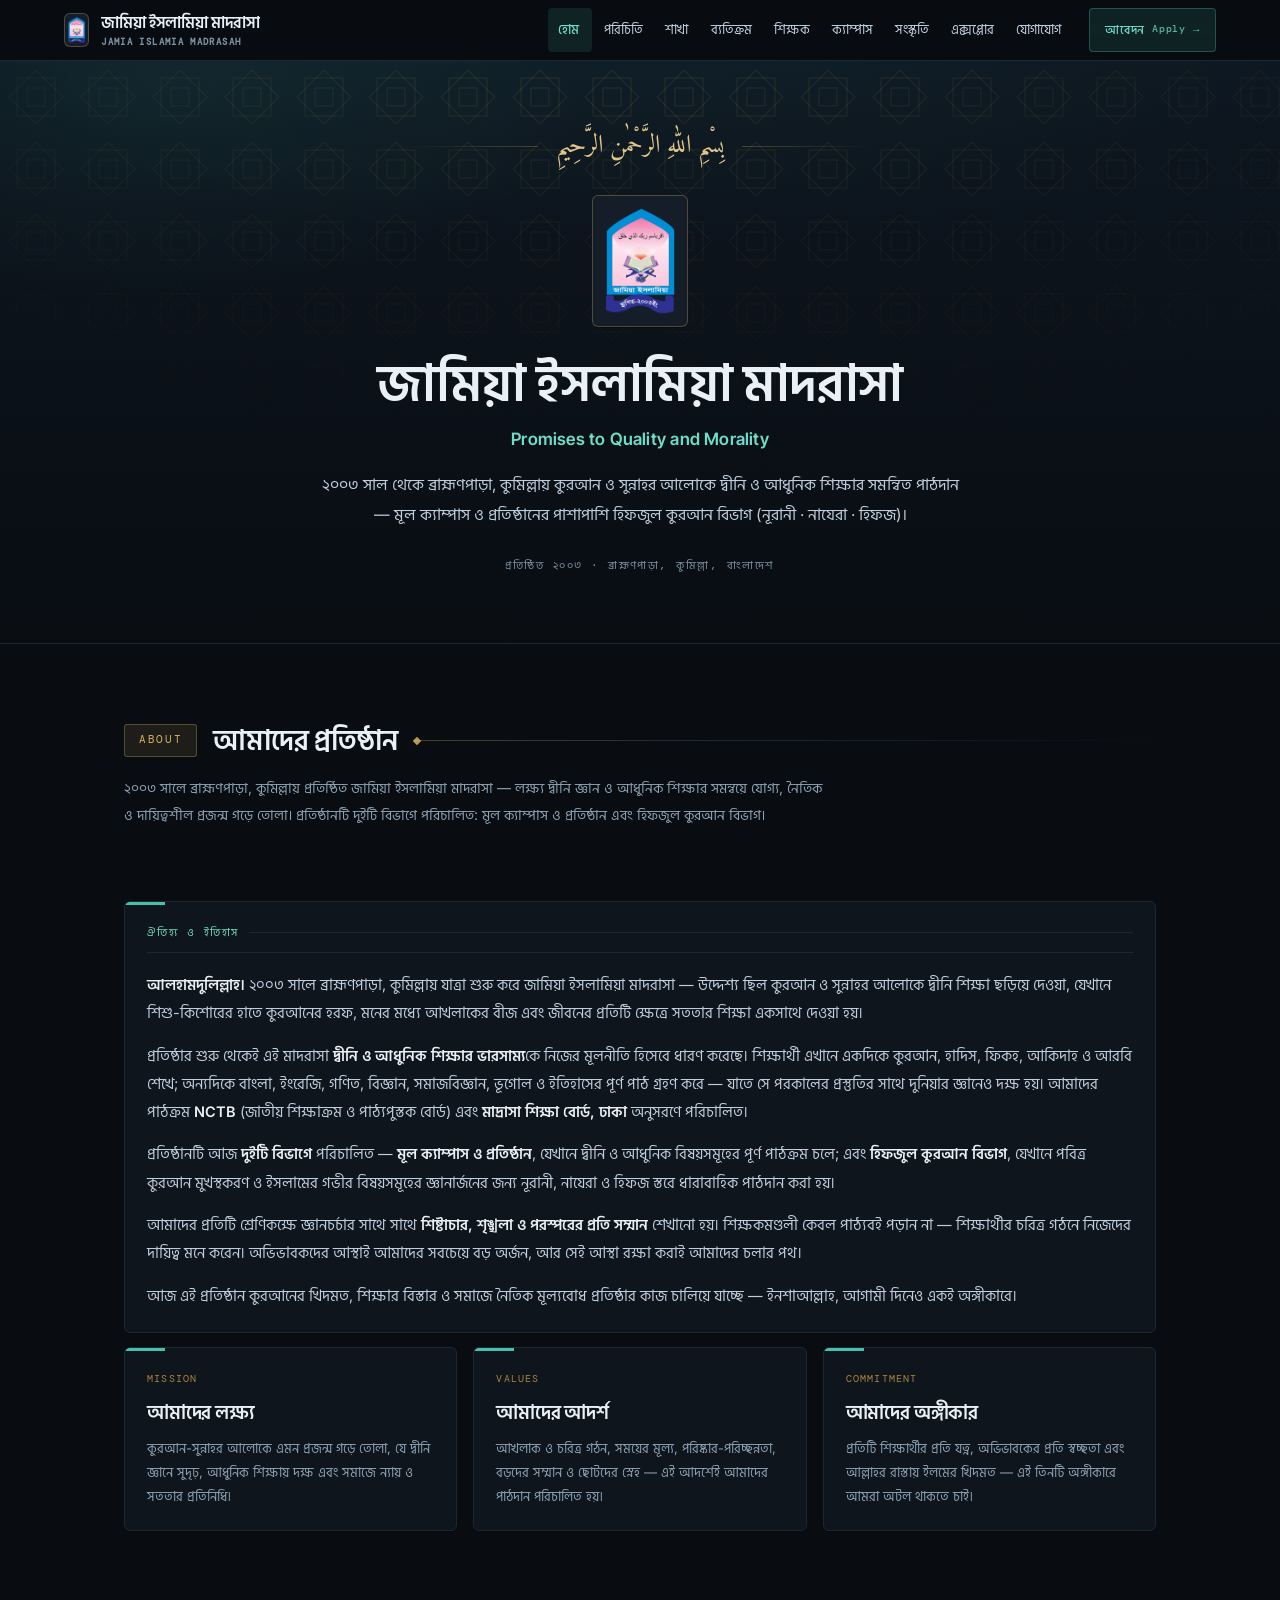
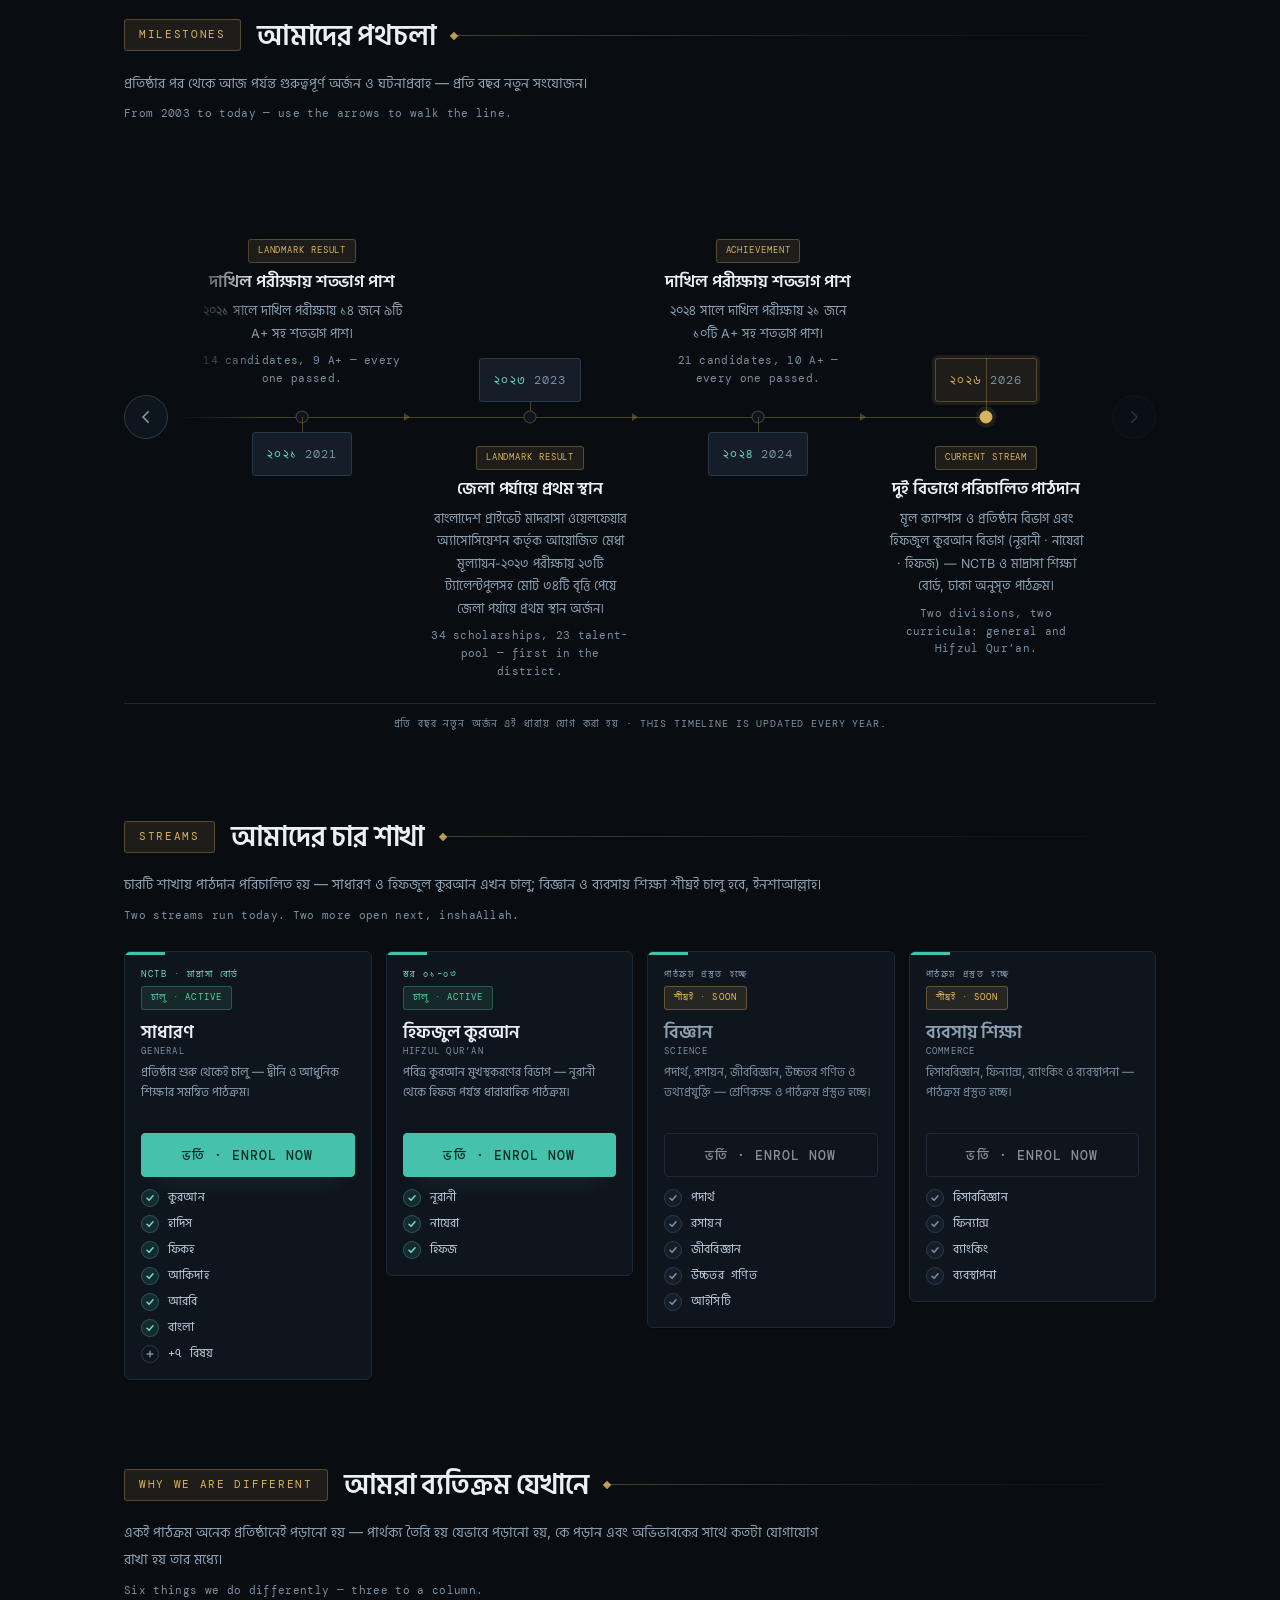
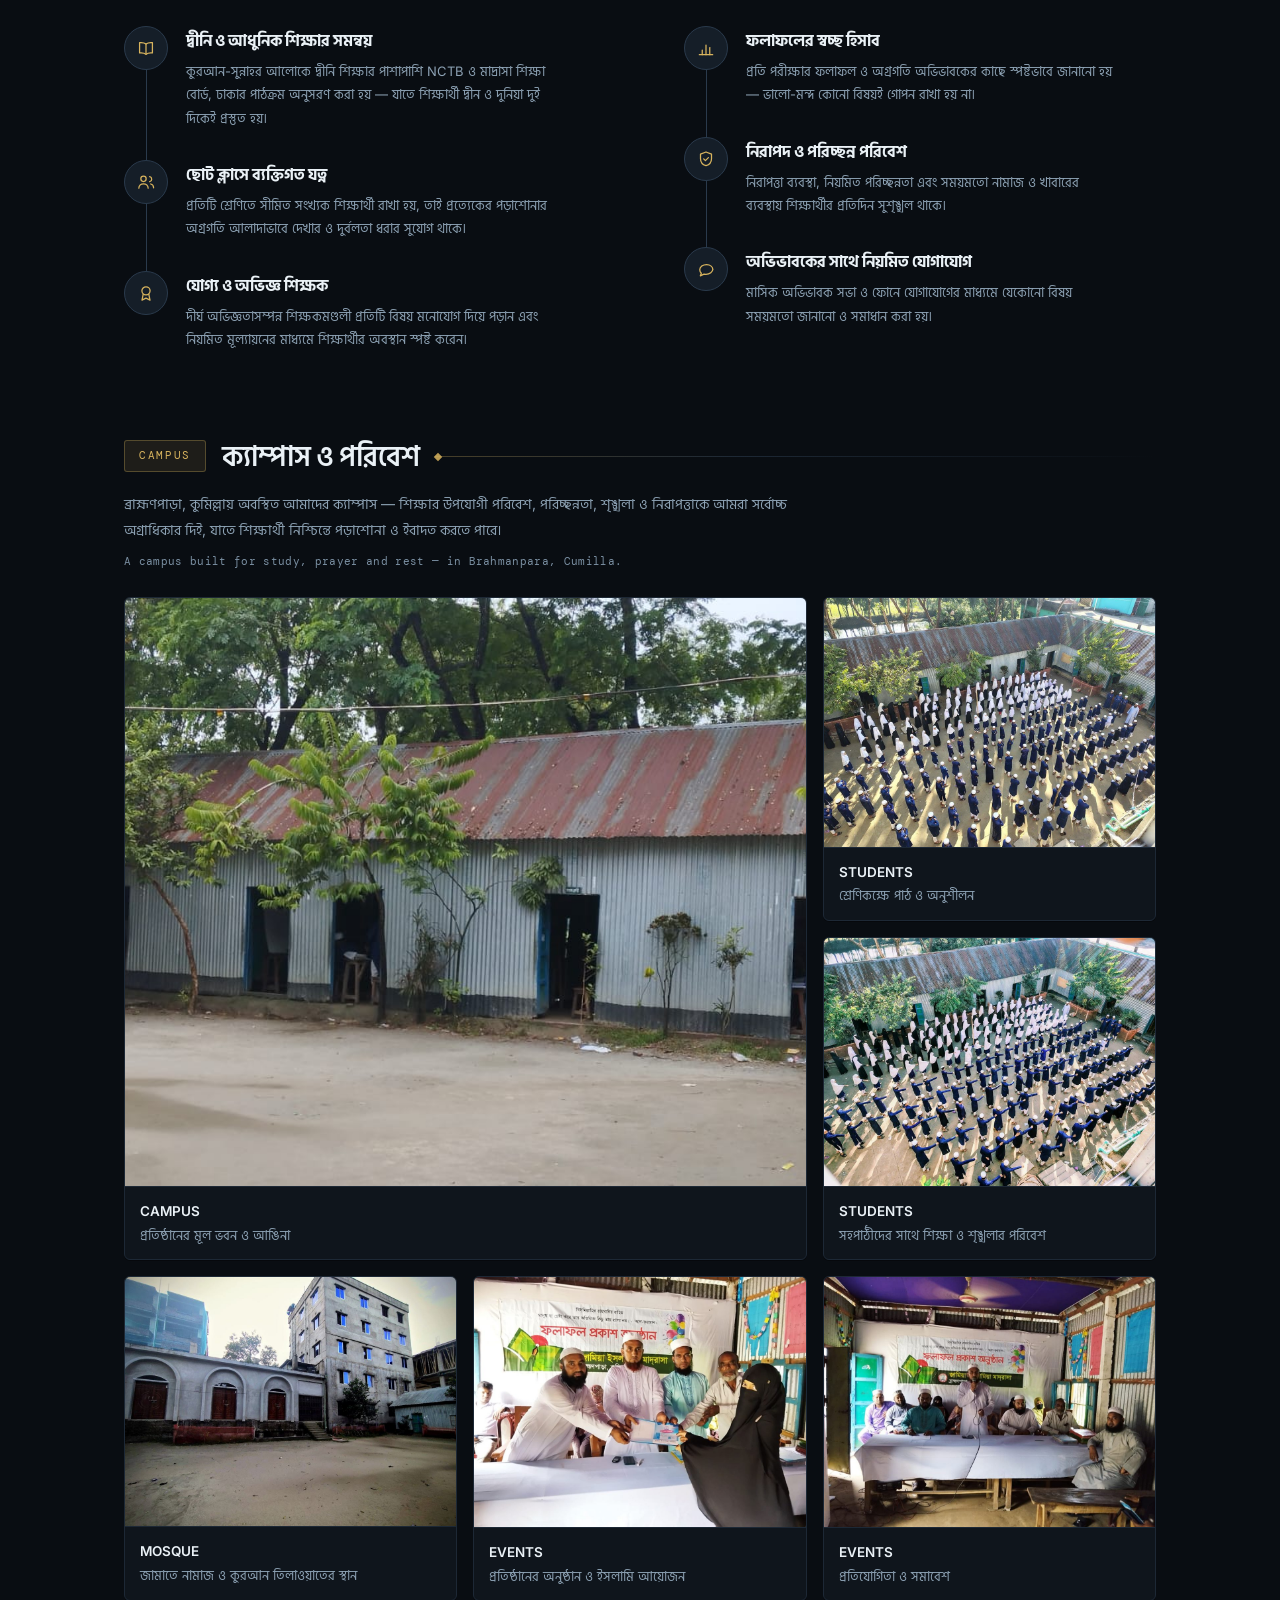
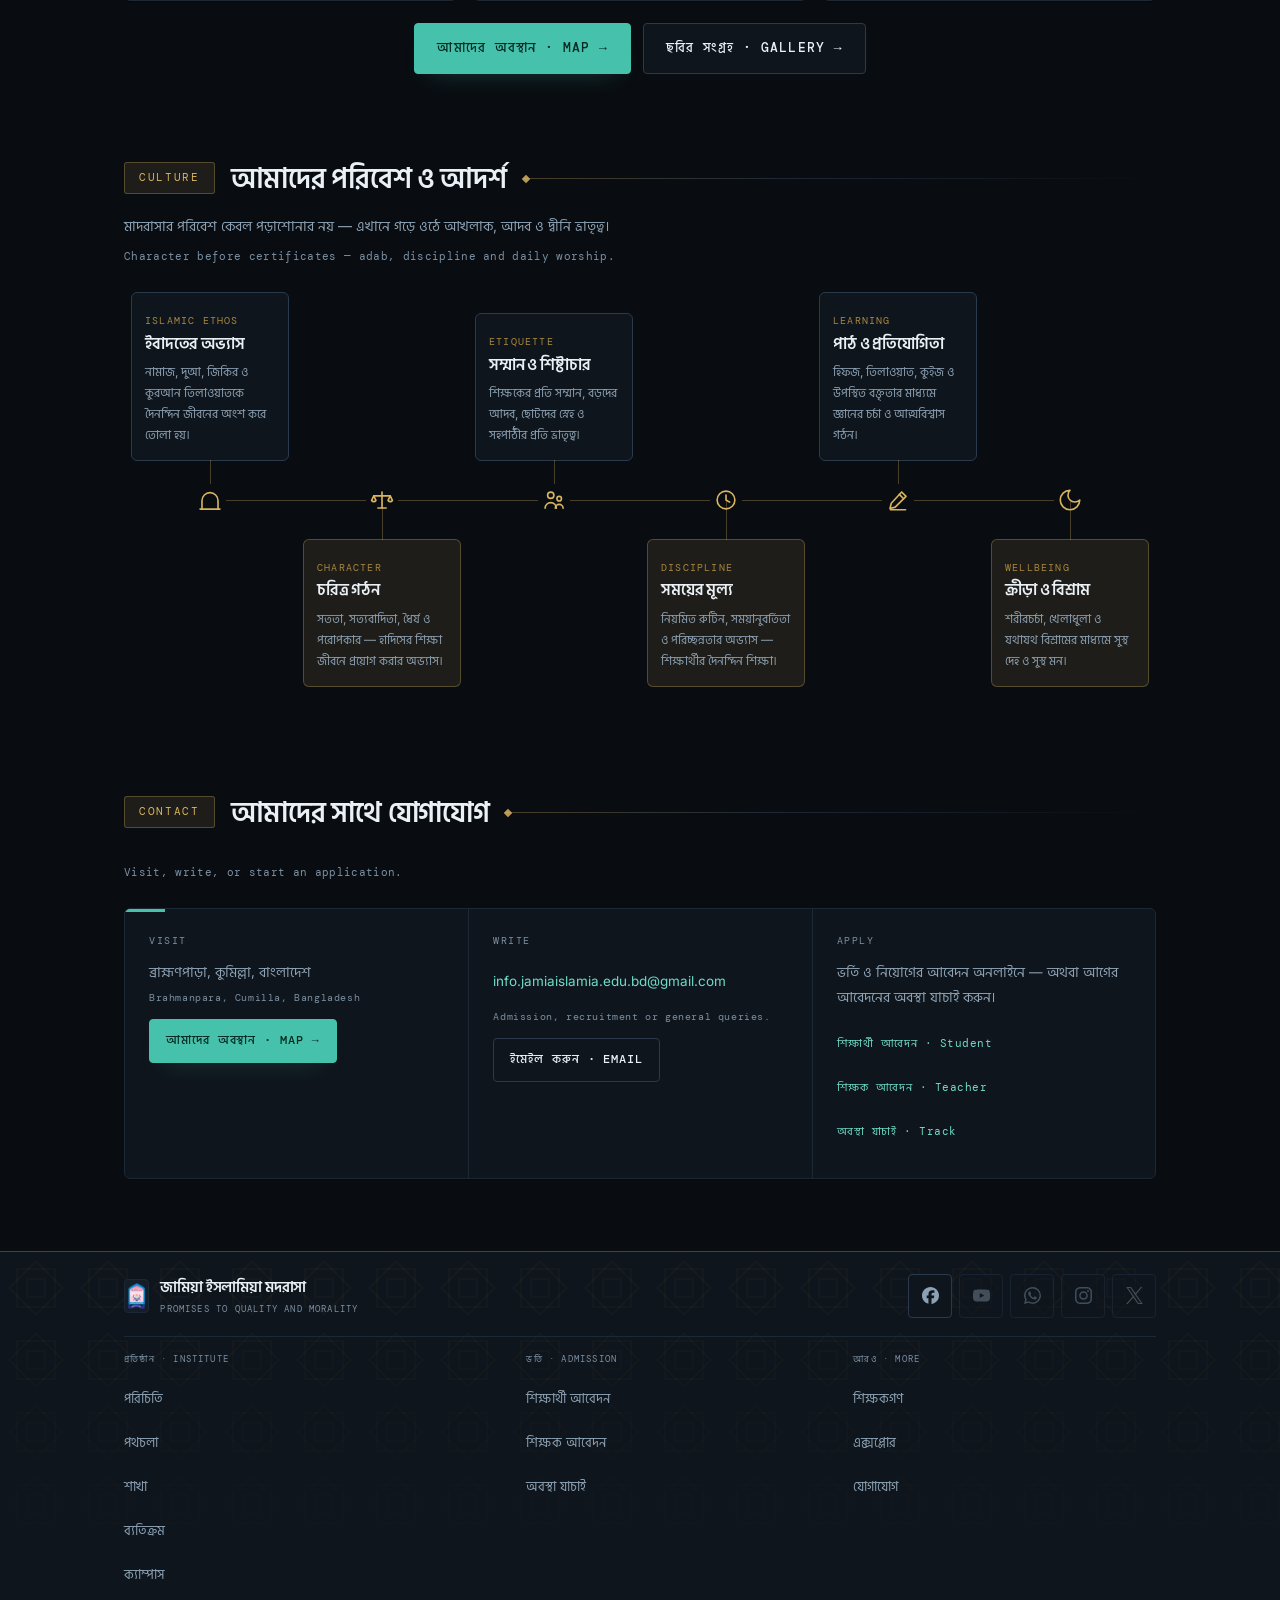
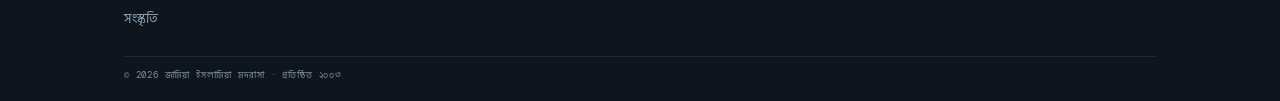
<file: index.html>
<!DOCTYPE html>
<html lang="bn" data-theme="dusk" data-lang="bi">
<head>
<meta charset="UTF-8">
<meta name="viewport" content="width=device-width, initial-scale=1.0">
<title>জামিয়া ইসলামিয়া মাদরাসা · Jamia Islamia Madrasah — বাংলাদেশ</title>
<meta name="description" content="জামিয়া ইসলামিয়া মাদরাসা — ২০০৩ সালে প্রতিষ্ঠিত, ব্রাহ্মণপাড়া, কুমিল্লায় অবস্থিত একটি ইসলামি শিক্ষা প্রতিষ্ঠান। গুণমান ও নৈতিকতার অঙ্গীকার। দুইটি বিভাগ: মূল ক্যাম্পাস ও প্রতিষ্ঠান (NCTB ও মাদ্রাসা শিক্ষা বোর্ড, ঢাকা অনুসৃত পাঠক্রম) এবং হিফজুল কুরআন বিভাগ (নূরানী, নাযেরা, হিফজ)।">
<meta name="keywords" content="Jamia Islamia Madrasah, জামিয়া ইসলামিয়া মাদরাসা, Brahmanpara Cumilla madrasah, Hifzul Quran, Nurani, Nazera, Hifz, NCTB, Madrasah Education Board Dhaka, Islamic school Bangladesh, madrasah admission, ভর্তি আবেদন">
<link rel="icon" href="assets/img/logo.png">
<link rel="preconnect" href="https://fonts.googleapis.com">
<link rel="preconnect" href="https://fonts.gstatic.com" crossorigin>
<meta name="theme-color" content="#090d12">
<link href="https://fonts.googleapis.com/css2?family=Amiri:wght@400&family=DM+Mono:wght@400;500&family=Inter+Tight:wght@500;600;700&family=Hind+Siliguri:wght@400;500;600;700&family=Inter:wght@400;500;600;700&display=swap" rel="stylesheet">
<link rel="stylesheet" href="assets/css/site.css?v=20261029p">
<script src="assets/js/loader.js?v=20261029p"></script>
<script src="assets/js/prefs.js?v=20261029p"></script>
</head>
<body>
<!-- ── boot loader — content loading on a slow link, invisible on a fast one ── -->
<div class="site-loader" id="siteLoader" role="status" aria-live="polite" aria-hidden="true">
  <div id="wifi-loader">
    <svg class="circle-outer" viewBox="0 0 86 86">
      <circle class="back" cx="43" cy="43" r="40"></circle>
      <circle class="front" cx="43" cy="43" r="40"></circle>
      <circle class="new" cx="43" cy="43" r="40"></circle>
    </svg>
    <svg class="circle-middle" viewBox="0 0 60 60">
      <circle class="back" cx="30" cy="30" r="27"></circle>
      <circle class="front" cx="30" cy="30" r="27"></circle>
    </svg>
    <svg class="circle-inner" viewBox="0 0 34 34">
      <circle class="back" cx="17" cy="17" r="14"></circle>
      <circle class="front" cx="17" cy="17" r="14"></circle>
    </svg>
    <div class="text" data-text="কনটেন্ট লোড হচ্ছে…"></div>
  </div>
</div>
<noscript><style>.site-loader{display:none}</style></noscript>


<a class="skip-link" href="#main">মূল অংশে যান · Skip to content</a>

<header class="site-header" id="siteHeader"></header>

<main id="main">

<!-- ══════════ HERO ══════════ -->
<section class="hero">
  <div class="hero-in">
    <div class="hero-basmala" dir="rtl" lang="ar" aria-hidden="true"><span>بِسْمِ اللّٰهِ الرَّحْمٰنِ الرَّحِيمِ</span></div>
    <img class="hero-logo rv" src="assets/img/logo.png" alt="জামিয়া ইসলামিয়া মদরাসা — Jamia Islamia Madrasah">
    <h1 class="rv">জামিয়া ইসলামিয়া মাদরাসা</h1>
    <div class="hero-tag rv" lang="en">Promises to Quality and Morality</div>
    <p class="rv">২০০৩ সাল থেকে ব্রাহ্মণপাড়া, কুমিল্লায় কুরআন ও সুন্নাহর আলোকে দ্বীনি ও আধুনিক শিক্ষার সমন্বিত পাঠদান — মূল ক্যাম্পাস ও প্রতিষ্ঠানের পাশাপাশি হিফজুল কুরআন বিভাগ (নূরানী · নাযেরা · হিফজ)।</p>
    <div class="hero-note rv">প্রতিষ্ঠিত ২০০৩ · ব্রাহ্মণপাড়া, কুমিল্লা, বাংলাদেশ</div>
  </div>
</section>

<div class="wrap">

  <!-- ══════════ ABOUT / HERITAGE ══════════ -->
  <section class="section" id="about">
    <div class="sec-head rv">
      <span class="eyebrow" lang="en">ABOUT</span>
      <h2 class="sec-title">আমাদের প্রতিষ্ঠান</h2>
      <span class="sec-rule"></span>
    </div>
    <p class="sec-sub rv">২০০৩ সালে ব্রাহ্মণপাড়া, কুমিল্লায় প্রতিষ্ঠিত জামিয়া ইসলামিয়া মাদরাসা — লক্ষ্য দ্বীনি জ্ঞান ও আধুনিক শিক্ষার সমন্বয়ে যোগ্য, নৈতিক ও দায়িত্বশীল প্রজন্ম গড়ে তোলা। প্রতিষ্ঠানটি দুইটি বিভাগে পরিচালিত: মূল ক্যাম্পাস ও প্রতিষ্ঠান এবং হিফজুল কুরআন বিভাগ।</p>
    <p class="sec-en rv" lang="en">Founded 2003 in Brahmanpara, Cumilla — Qur’an and Sunnah alongside the national curriculum.</p>

    <article class="card rv">
      <div class="card-pad">
        <div class="form-sec-title">ঐতিহ্য ও ইতিহাস</div>
        <div class="narrative">
          <p><strong>আলহামদুলিল্লাহ।</strong> ২০০৩ সালে ব্রাহ্মণপাড়া, কুমিল্লায় যাত্রা শুরু করে জামিয়া ইসলামিয়া মাদরাসা — উদ্দেশ্য ছিল কুরআন ও সুন্নাহর আলোকে দ্বীনি শিক্ষা ছড়িয়ে দেওয়া, যেখানে শিশু-কিশোরের হাতে কুরআনের হরফ, মনের মধ্যে আখলাকের বীজ এবং জীবনের প্রতিটি ক্ষেত্রে সততার শিক্ষা একসাথে দেওয়া হয়।</p>
          <p>প্রতিষ্ঠার শুরু থেকেই এই মাদরাসা <strong>দ্বীনি ও আধুনিক শিক্ষার ভারসাম্য</strong>কে নিজের মূলনীতি হিসেবে ধারণ করেছে। শিক্ষার্থী এখানে একদিকে কুরআন, হাদিস, ফিকহ, আকিদাহ ও আরবি শেখে; অন্যদিকে বাংলা, ইংরেজি, গণিত, বিজ্ঞান, সমাজবিজ্ঞান, ভূগোল ও ইতিহাসের পূর্ণ পাঠ গ্রহণ করে — যাতে সে পরকালের প্রস্তুতির সাথে দুনিয়ার জ্ঞানেও দক্ষ হয়। আমাদের পাঠক্রম <strong>NCTB</strong> (জাতীয় শিক্ষাক্রম ও পাঠ্যপুস্তক বোর্ড) এবং <strong>মাদ্রাসা শিক্ষা বোর্ড, ঢাকা</strong> অনুসরণে পরিচালিত।</p>
          <p>প্রতিষ্ঠানটি আজ <strong>দুইটি বিভাগে</strong> পরিচালিত — <strong>মূল ক্যাম্পাস ও প্রতিষ্ঠান</strong>, যেখানে দ্বীনি ও আধুনিক বিষয়সমূহের পূর্ণ পাঠক্রম চলে; এবং <strong>হিফজুল কুরআন বিভাগ</strong>, যেখানে পবিত্র কুরআন মুখস্থকরণ ও ইসলামের গভীর বিষয়সমূহের জ্ঞানার্জনের জন্য নূরানী, নাযেরা ও হিফজ স্তরে ধারাবাহিক পাঠদান করা হয়।</p>
          <p>আমাদের প্রতিটি শ্রেণিকক্ষে জ্ঞানচর্চার সাথে সাথে <strong>শিষ্টাচার, শৃঙ্খলা ও পরস্পরের প্রতি সম্মান</strong> শেখানো হয়। শিক্ষকমণ্ডলী কেবল পাঠ্যবই পড়ান না — শিক্ষার্থীর চরিত্র গঠনে নিজেদের দায়িত্ব মনে করেন। অভিভাবকদের আস্থাই আমাদের সবচেয়ে বড় অর্জন, আর সেই আস্থা রক্ষা করাই আমাদের চলার পথ।</p>
          <p>আজ এই প্রতিষ্ঠান কুরআনের খিদমত, শিক্ষার বিস্তার ও সমাজে নৈতিক মূল্যবোধ প্রতিষ্ঠার কাজ চালিয়ে যাচ্ছে — ইনশাআল্লাহ, আগামী দিনেও একই অঙ্গীকারে।</p>
        </div>
      </div>
    </article>

    <div class="grid grid-values">
      <article class="card rv"><div class="card-pad">
        <div class="subj-en" lang="en">MISSION</div>
        <div class="value-title">আমাদের লক্ষ্য</div>
        <div class="value-desc">কুরআন-সুন্নাহর আলোকে এমন প্রজন্ম গড়ে তোলা, যে দ্বীনি জ্ঞানে সুদৃঢ়, আধুনিক শিক্ষায় দক্ষ এবং সমাজে ন্যায় ও সততার প্রতিনিধি।</div>
      </div></article>
      <article class="card rv"><div class="card-pad">
        <div class="subj-en" lang="en">VALUES</div>
        <div class="value-title">আমাদের আদর্শ</div>
        <div class="value-desc">আখলাক ও চরিত্র গঠন, সময়ের মূল্য, পরিষ্কার-পরিচ্ছন্নতা, বড়দের সম্মান ও ছোটদের স্নেহ — এই আদর্শেই আমাদের পাঠদান পরিচালিত হয়।</div>
      </div></article>
      <article class="card rv"><div class="card-pad">
        <div class="subj-en" lang="en">COMMITMENT</div>
        <div class="value-title">আমাদের অঙ্গীকার</div>
        <div class="value-desc">প্রতিটি শিক্ষার্থীর প্রতি যত্ন, অভিভাবকের প্রতি স্বচ্ছতা এবং আল্লাহর রাস্তায় ইলমের খিদমত — এই তিনটি অঙ্গীকারে আমরা অটল থাকতে চাই।</div>
      </div></article>
    </div>
  </section>

  <!-- ══════════ HISTORY TIMELINE ══════════ -->
  <section class="section" id="history">
    <div class="sec-head rv">
      <span class="eyebrow" lang="en">MILESTONES</span>
      <h2 class="sec-title">আমাদের পথচলা</h2>
      <span class="sec-rule"></span>
    </div>
    <p class="sec-sub rv">প্রতিষ্ঠার পর থেকে আজ পর্যন্ত গুরুত্বপূর্ণ অর্জন ও ঘটনাপ্রবাহ — প্রতি বছর নতুন সংযোজন।</p>

    <p class="sec-en rv" lang="en" id="historyCount">From the founding year to today — use the arrows to walk the line.</p>

    <!-- the heritage rail: one column per milestone — the node (year pill +
         numbered circle) on one side of the line and the story on the other,
         alternating, walked with an arrow at each end of the line (history.js) -->
    <div class="hist-feed" id="historyTimeline" aria-live="polite">
      <p class="loading-note">ধারাবাহিকতা লোড হচ্ছে…</p>
    </div>
  </section>


  <!-- ══════════ STREAMS (fields of study) ══════════ -->
  <section class="section" id="streams">
    <div class="sec-head rv">
      <span class="eyebrow" lang="en">STREAMS</span>
      <h2 class="sec-title">আমাদের চার শাখা</h2>
      <span class="sec-rule"></span>
    </div>
    <p class="sec-sub rv">চারটি শাখায় পাঠদান পরিচালিত হয় — সাধারণ ও হিফজুল কুরআন এখন চালু; বিজ্ঞান ও ব্যবসায় শিক্ষা শীঘ্রই চালু হবে, ইনশাআল্লাহ।</p>
    <p class="sec-en rv" lang="en">Two streams run today. Two more open next, inshaAllah.</p>

    <div class="stream-grid rv">

      <!-- 01 — live -->
      <article class="card stream-card is-live">
        <div class="card-pad">
          <div class="stream-head">
            <span class="stream-eyebrow">NCTB · মাদ্রাসা বোর্ড</span>
            <span class="tag tag-approved">চালু · ACTIVE</span>
          </div>
          <h3 class="stream-title">সাধারণ <span lang="en">General</span></h3>
          <p class="stream-desc">প্রতিষ্ঠার শুরু থেকেই চালু — দ্বীনি ও আধুনিক শিক্ষার সমন্বিত পাঠক্রম।</p>
          <a class="btn btn-primary stream-cta" href="apply-student.html" data-apply-link="student">ভর্তি · Enrol Now</a>
          <ul class="stream-list">
            <li><span class="stream-check" aria-hidden="true"><svg viewBox="0 0 12 12" fill="none" stroke="currentColor" stroke-width="1.8" stroke-linecap="round" stroke-linejoin="round"><path d="M2.4 6.3 4.9 8.8 9.6 3.3"/></svg></span>কুরআন</li>
            <li><span class="stream-check" aria-hidden="true"><svg viewBox="0 0 12 12" fill="none" stroke="currentColor" stroke-width="1.8" stroke-linecap="round" stroke-linejoin="round"><path d="M2.4 6.3 4.9 8.8 9.6 3.3"/></svg></span>হাদিস</li>
            <li><span class="stream-check" aria-hidden="true"><svg viewBox="0 0 12 12" fill="none" stroke="currentColor" stroke-width="1.8" stroke-linecap="round" stroke-linejoin="round"><path d="M2.4 6.3 4.9 8.8 9.6 3.3"/></svg></span>ফিকহ</li>
            <li><span class="stream-check" aria-hidden="true"><svg viewBox="0 0 12 12" fill="none" stroke="currentColor" stroke-width="1.8" stroke-linecap="round" stroke-linejoin="round"><path d="M2.4 6.3 4.9 8.8 9.6 3.3"/></svg></span>আকিদাহ</li>
            <li><span class="stream-check" aria-hidden="true"><svg viewBox="0 0 12 12" fill="none" stroke="currentColor" stroke-width="1.8" stroke-linecap="round" stroke-linejoin="round"><path d="M2.4 6.3 4.9 8.8 9.6 3.3"/></svg></span>আরবি</li>
            <li><span class="stream-check" aria-hidden="true"><svg viewBox="0 0 12 12" fill="none" stroke="currentColor" stroke-width="1.8" stroke-linecap="round" stroke-linejoin="round"><path d="M2.4 6.3 4.9 8.8 9.6 3.3"/></svg></span>বাংলা</li>
            <li class="stream-list-more"><span class="stream-check" aria-hidden="true"><svg viewBox="0 0 12 12" fill="none" stroke="currentColor" stroke-width="1.8" stroke-linecap="round"><path d="M6 2.6v6.8M2.6 6h6.8"/></svg></span>+৭ বিষয়</li>
          </ul>
        </div>
      </article>

      <!-- 02 — live -->
      <article class="card stream-card is-live">
        <div class="card-pad">
          <div class="stream-head">
            <span class="stream-eyebrow">স্তর ০১–০৩</span>
            <span class="tag tag-approved">চালু · ACTIVE</span>
          </div>
          <h3 class="stream-title">হিফজুল কুরআন <span lang="en">Hifzul Qur’an</span></h3>
          <p class="stream-desc">পবিত্র কুরআন মুখস্থকরণের বিভাগ — নূরানী থেকে হিফজ পর্যন্ত ধারাবাহিক পাঠক্রম।</p>
          <a class="btn btn-primary stream-cta" href="apply-student.html" data-apply-link="student">ভর্তি · Enrol Now</a>
          <ul class="stream-list">
            <li><span class="stream-check" aria-hidden="true"><svg viewBox="0 0 12 12" fill="none" stroke="currentColor" stroke-width="1.8" stroke-linecap="round" stroke-linejoin="round"><path d="M2.4 6.3 4.9 8.8 9.6 3.3"/></svg></span>নূরানী</li>
            <li><span class="stream-check" aria-hidden="true"><svg viewBox="0 0 12 12" fill="none" stroke="currentColor" stroke-width="1.8" stroke-linecap="round" stroke-linejoin="round"><path d="M2.4 6.3 4.9 8.8 9.6 3.3"/></svg></span>নাযেরা</li>
            <li><span class="stream-check" aria-hidden="true"><svg viewBox="0 0 12 12" fill="none" stroke="currentColor" stroke-width="1.8" stroke-linecap="round" stroke-linejoin="round"><path d="M2.4 6.3 4.9 8.8 9.6 3.3"/></svg></span>হিফজ</li>
          </ul>
        </div>
      </article>

      <!-- 03 — upcoming -->
      <article class="card stream-card is-soon">
        <div class="card-pad">
          <div class="stream-head">
            <span class="stream-eyebrow">পাঠক্রম প্রস্তুত হচ্ছে</span>
            <span class="tag tag-pending">শীঘ্রই · SOON</span>
          </div>
          <h3 class="stream-title">বিজ্ঞান <span lang="en">Science</span></h3>
          <p class="stream-desc">পদার্থ, রসায়ন, জীববিজ্ঞান, উচ্চতর গণিত ও তথ্যপ্রযুক্তি — শ্রেণিকক্ষ ও পাঠক্রম প্রস্তুত হচ্ছে।</p>
          <button class="btn stream-cta" type="button" disabled>ভর্তি · Enrol Now</button>
          <ul class="stream-list">
            <li><span class="stream-check" aria-hidden="true"><svg viewBox="0 0 12 12" fill="none" stroke="currentColor" stroke-width="1.8" stroke-linecap="round" stroke-linejoin="round"><path d="M2.4 6.3 4.9 8.8 9.6 3.3"/></svg></span>পদার্থ</li>
            <li><span class="stream-check" aria-hidden="true"><svg viewBox="0 0 12 12" fill="none" stroke="currentColor" stroke-width="1.8" stroke-linecap="round" stroke-linejoin="round"><path d="M2.4 6.3 4.9 8.8 9.6 3.3"/></svg></span>রসায়ন</li>
            <li><span class="stream-check" aria-hidden="true"><svg viewBox="0 0 12 12" fill="none" stroke="currentColor" stroke-width="1.8" stroke-linecap="round" stroke-linejoin="round"><path d="M2.4 6.3 4.9 8.8 9.6 3.3"/></svg></span>জীববিজ্ঞান</li>
            <li><span class="stream-check" aria-hidden="true"><svg viewBox="0 0 12 12" fill="none" stroke="currentColor" stroke-width="1.8" stroke-linecap="round" stroke-linejoin="round"><path d="M2.4 6.3 4.9 8.8 9.6 3.3"/></svg></span>উচ্চতর গণিত</li>
            <li><span class="stream-check" aria-hidden="true"><svg viewBox="0 0 12 12" fill="none" stroke="currentColor" stroke-width="1.8" stroke-linecap="round" stroke-linejoin="round"><path d="M2.4 6.3 4.9 8.8 9.6 3.3"/></svg></span>আইসিটি</li>
          </ul>
        </div>
      </article>

      <!-- 04 — upcoming -->
      <article class="card stream-card is-soon">
        <div class="card-pad">
          <div class="stream-head">
            <span class="stream-eyebrow">পাঠক্রম প্রস্তুত হচ্ছে</span>
            <span class="tag tag-pending">শীঘ্রই · SOON</span>
          </div>
          <h3 class="stream-title">ব্যবসায় শিক্ষা <span lang="en">Commerce</span></h3>
          <p class="stream-desc">হিসাববিজ্ঞান, ফিন্যান্স, ব্যাংকিং ও ব্যবস্থাপনা — পাঠক্রম প্রস্তুত হচ্ছে।</p>
          <button class="btn stream-cta" type="button" disabled>ভর্তি · Enrol Now</button>
          <ul class="stream-list">
            <li><span class="stream-check" aria-hidden="true"><svg viewBox="0 0 12 12" fill="none" stroke="currentColor" stroke-width="1.8" stroke-linecap="round" stroke-linejoin="round"><path d="M2.4 6.3 4.9 8.8 9.6 3.3"/></svg></span>হিসাববিজ্ঞান</li>
            <li><span class="stream-check" aria-hidden="true"><svg viewBox="0 0 12 12" fill="none" stroke="currentColor" stroke-width="1.8" stroke-linecap="round" stroke-linejoin="round"><path d="M2.4 6.3 4.9 8.8 9.6 3.3"/></svg></span>ফিন্যান্স</li>
            <li><span class="stream-check" aria-hidden="true"><svg viewBox="0 0 12 12" fill="none" stroke="currentColor" stroke-width="1.8" stroke-linecap="round" stroke-linejoin="round"><path d="M2.4 6.3 4.9 8.8 9.6 3.3"/></svg></span>ব্যাংকিং</li>
            <li><span class="stream-check" aria-hidden="true"><svg viewBox="0 0 12 12" fill="none" stroke="currentColor" stroke-width="1.8" stroke-linecap="round" stroke-linejoin="round"><path d="M2.4 6.3 4.9 8.8 9.6 3.3"/></svg></span>ব্যবস্থাপনা</li>
          </ul>
        </div>
      </article>

    </div>
  </section>

  <!-- ══════════ WHY WE ARE DIFFERENT ══════════ -->
  <section class="section" id="different">
    <div class="sec-head rv">
      <span class="eyebrow" lang="en">WHY WE ARE DIFFERENT</span>
      <h2 class="sec-title">আমরা ব্যতিক্রম যেখানে</h2>
      <span class="sec-rule"></span>
    </div>
    <p class="sec-sub rv">একই পাঠক্রম অনেক প্রতিষ্ঠানেই পড়ানো হয় — পার্থক্য তৈরি হয় যেভাবে পড়ানো হয়, কে পড়ান এবং অভিভাবকের সাথে কতটা যোগাযোগ রাখা হয় তার মধ্যে।</p>
    <p class="sec-en rv" lang="en">Six things we do differently — three to a column.</p>

    <!-- two columns of reasons, each a vertical icon timeline (different.js) -->
    <div class="why-grid rv" id="differentGrid" aria-live="polite">
      <p class="loading-note">লোড হচ্ছে…</p>
    </div>
  </section>

  <!-- ══════════ CAMPUS ══════════ -->
  <section class="section" id="campus">
    <div class="sec-head rv">
      <span class="eyebrow" lang="en">CAMPUS</span>
      <h2 class="sec-title">ক্যাম্পাস ও পরিবেশ</h2>
      <span class="sec-rule"></span>
    </div>
    <p class="sec-sub rv">ব্রাহ্মণপাড়া, কুমিল্লায় অবস্থিত আমাদের ক্যাম্পাস — শিক্ষার উপযোগী পরিবেশ, পরিচ্ছন্নতা, শৃঙ্খলা ও নিরাপত্তাকে আমরা সর্বোচ্চ অগ্রাধিকার দিই, যাতে শিক্ষার্থী নিশ্চিন্তে পড়াশোনা ও ইবাদত করতে পারে।</p>
    <p class="sec-en rv" lang="en">A campus built for study, prayer and rest — in Brahmanpara, Cumilla.</p>
    <div class="gallery">
      <figure class="gal gal--feature rv">
        <div class="gal-photo gal-photo--img"><img src="Photos/Campus/campus.jpg?v=20261029c" alt="জামিয়া ইসলামিয়া মাদরাসা — ক্যাম্পাস" width="1600" height="711" loading="lazy" decoding="async"></div>
        <figcaption class="gal-cap"><b lang="en">CAMPUS</b>প্রতিষ্ঠানের মূল ভবন ও আঙিনা</figcaption>
      </figure>
      <figure class="gal rv">
        <div class="gal-photo gal-photo--img"><img src="Photos/Students/students-1.jpg" alt="শ্রেণিকক্ষে শিক্ষার্থীরা" width="1000" height="750" loading="lazy" decoding="async"></div>
        <figcaption class="gal-cap"><b lang="en">STUDENTS</b>শ্রেণিকক্ষে পাঠ ও অনুশীলন</figcaption>
      </figure>
      <figure class="gal rv">
        <div class="gal-photo gal-photo--img"><img src="Photos/Students/students-2.jpg" alt="মাদরাসার শিক্ষার্থীরা" width="1000" height="750" loading="lazy" decoding="async"></div>
        <figcaption class="gal-cap"><b lang="en">STUDENTS</b>সহপাঠীদের সাথে শিক্ষা ও শৃঙ্খলার পরিবেশ</figcaption>
      </figure>
      <figure class="gal rv">
        <div class="gal-photo gal-photo--img"><img src="Photos/Mosque/mosque.jpg" alt="মাদরাসার মসজিদ" width="1000" height="750" loading="lazy" decoding="async"></div>
        <figcaption class="gal-cap"><b lang="en">MOSQUE</b>জামাতে নামাজ ও কুরআন তিলাওয়াতের স্থান</figcaption>
      </figure>
      <figure class="gal rv">
        <div class="gal-photo gal-photo--img"><img src="Photos/Events/event-1.jpg" alt="প্রতিষ্ঠানের ইসলামি আয়োজন" width="1000" height="752" loading="lazy" decoding="async"></div>
        <figcaption class="gal-cap"><b lang="en">EVENTS</b>প্রতিষ্ঠানের অনুষ্ঠান ও ইসলামি আয়োজন</figcaption>
      </figure>
      <figure class="gal rv">
        <div class="gal-photo gal-photo--img"><img src="Photos/Events/event-2.jpg" alt="শিক্ষার্থীদের প্রতিযোগিতা ও সমাবেশ" width="1000" height="752" loading="lazy" decoding="async"></div>
        <figcaption class="gal-cap"><b lang="en">EVENTS</b>প্রতিযোগিতা ও সমাবেশ</figcaption>
      </figure>
    </div>
    <div class="locate-row rv">
      <a class="btn btn-primary btn-lg" href="https://maps.app.goo.gl/WCHuTP543BiybpHY9" target="_blank" rel="noopener" data-map-link>আমাদের অবস্থান · Map →</a>
      <a class="btn btn-lg" href="explore.html">ছবির সংগ্রহ · Gallery →</a>
    </div>
  </section>

  <!-- ══════════ CULTURE ══════════ -->
  <section class="section" id="culture">
    <div class="sec-head rv">
      <span class="eyebrow" lang="en">CULTURE</span>
      <h2 class="sec-title">আমাদের পরিবেশ ও আদর্শ</h2>
      <span class="sec-rule"></span>
    </div>
    <p class="sec-sub rv">মাদরাসার পরিবেশ কেবল পড়াশোনার নয় — এখানে গড়ে ওঠে আখলাক, আদব ও দ্বীনি ভ্রাতৃত্ব।</p>
    <p class="sec-en rv" lang="en">Character before certificates — adab, discipline and daily worship.</p>
    <div class="aspects">
      <article class="aspect">
        <div class="asp-cell asp-cell--box">
          <div class="asp-box rv">
            <span class="subj-en" lang="en">ISLAMIC ETHOS</span>
            <div class="value-title">ইবাদতের অভ্যাস</div>
            <div class="value-desc">নামাজ, দুআ, জিকির ও কুরআন তিলাওয়াতকে দৈনন্দিন জীবনের অংশ করে তোলা হয়।</div>
          </div>
        </div>
        <div class="asp-cell asp-cell--rail" aria-hidden="true"><span class="asp-icon"><svg viewBox="0 0 24 24" fill="none" stroke="currentColor" stroke-width="1.5" stroke-linecap="round" stroke-linejoin="round" aria-hidden="true"><path d="M4.6 20.4V12.6a7.4 7.4 0 0 1 14.8 0v7.8"/><path d="M2.8 20.4h18.4"/></svg></span></div>
        <div class="asp-cell asp-cell--void" aria-hidden="true"></div>
      </article>
      <article class="aspect">
        <div class="asp-cell asp-cell--void" aria-hidden="true"></div>
        <div class="asp-cell asp-cell--rail" aria-hidden="true"><span class="asp-icon"><svg viewBox="0 0 24 24" fill="none" stroke="currentColor" stroke-width="1.5" stroke-linecap="round" stroke-linejoin="round" aria-hidden="true"><path d="M12 4.6v14.8"/><path d="M8.2 19.4h7.6"/><path d="M4.4 8.2h15.2"/><path d="M2.4 12.4 4.4 8.2l2 4.2a2.4 2.4 0 0 1-4 0Z"/><path d="M17.6 12.4 19.6 8.2l2 4.2a2.4 2.4 0 0 1-4 0Z"/></svg></span></div>
        <div class="asp-cell asp-cell--box">
          <div class="asp-box rv">
            <span class="subj-en" lang="en">CHARACTER</span>
            <div class="value-title">চরিত্র গঠন</div>
            <div class="value-desc">সততা, সত্যবাদিতা, ধৈর্য ও পরোপকার — হাদিসের শিক্ষা জীবনে প্রয়োগ করার অভ্যাস।</div>
          </div>
        </div>
      </article>
      <article class="aspect">
        <div class="asp-cell asp-cell--box">
          <div class="asp-box rv">
            <span class="subj-en" lang="en">ETIQUETTE</span>
            <div class="value-title">সম্মান ও শিষ্টাচার</div>
            <div class="value-desc">শিক্ষকের প্রতি সম্মান, বড়দের আদব, ছোটদের স্নেহ ও সহপাঠীর প্রতি ভ্রাতৃত্ব।</div>
          </div>
        </div>
        <div class="asp-cell asp-cell--rail" aria-hidden="true"><span class="asp-icon"><svg viewBox="0 0 24 24" fill="none" stroke="currentColor" stroke-width="1.5" stroke-linecap="round" stroke-linejoin="round" aria-hidden="true"><circle cx="9" cy="7.6" r="2.9"/><path d="M3.8 19.6c0-2.9 2.3-5.2 5.2-5.2s5.2 2.3 5.2 5.2"/><circle cx="16.8" cy="10.8" r="2.1"/><path d="M13.2 19.6c0-2 1.6-3.6 3.6-3.6s3.6 1.6 3.6 3.6"/></svg></span></div>
        <div class="asp-cell asp-cell--void" aria-hidden="true"></div>
      </article>
      <article class="aspect">
        <div class="asp-cell asp-cell--void" aria-hidden="true"></div>
        <div class="asp-cell asp-cell--rail" aria-hidden="true"><span class="asp-icon"><svg viewBox="0 0 24 24" fill="none" stroke="currentColor" stroke-width="1.5" stroke-linecap="round" stroke-linejoin="round" aria-hidden="true"><circle cx="12" cy="12" r="8.2"/><path d="M12 7.4V12l3.4 2"/></svg></span></div>
        <div class="asp-cell asp-cell--box">
          <div class="asp-box rv">
            <span class="subj-en" lang="en">DISCIPLINE</span>
            <div class="value-title">সময়ের মূল্য</div>
            <div class="value-desc">নিয়মিত রুটিন, সময়ানুবর্তিতা ও পরিচ্ছন্নতার অভ্যাস — শিক্ষার্থীর দৈনন্দিন শিক্ষা।</div>
          </div>
        </div>
      </article>
      <article class="aspect">
        <div class="asp-cell asp-cell--box">
          <div class="asp-box rv">
            <span class="subj-en" lang="en">LEARNING</span>
            <div class="value-title">পাঠ ও প্রতিযোগিতা</div>
            <div class="value-desc">হিফজ, তিলাওয়াত, কুইজ ও উপস্থিত বক্তৃতার মাধ্যমে জ্ঞানের চর্চা ও আত্মবিশ্বাস গঠন।</div>
          </div>
        </div>
        <div class="asp-cell asp-cell--rail" aria-hidden="true"><span class="asp-icon"><svg viewBox="0 0 24 24" fill="none" stroke="currentColor" stroke-width="1.5" stroke-linecap="round" stroke-linejoin="round" aria-hidden="true"><path d="M15.4 4.6 19.4 8.6 9.4 18.6l-4.8 1.2 1.2-4.8Z"/><path d="M13.2 6.8 17.2 10.8"/><path d="M5 21h14"/></svg></span></div>
        <div class="asp-cell asp-cell--void" aria-hidden="true"></div>
      </article>
      <article class="aspect">
        <div class="asp-cell asp-cell--void" aria-hidden="true"></div>
        <div class="asp-cell asp-cell--rail" aria-hidden="true"><span class="asp-icon"><svg viewBox="0 0 24 24" fill="none" stroke="currentColor" stroke-width="1.5" stroke-linecap="round" stroke-linejoin="round" aria-hidden="true"><path d="M12 3a6 6 0 0 0 9 9 9 9 0 1 1-9-9Z"/></svg></span></div>
        <div class="asp-cell asp-cell--box">
          <div class="asp-box rv">
            <span class="subj-en" lang="en">WELLBEING</span>
            <div class="value-title">ক্রীড়া ও বিশ্রাম</div>
            <div class="value-desc">শরীরচর্চা, খেলাধুলা ও যথাযথ বিশ্রামের মাধ্যমে সুস্থ দেহ ও সুস্থ মন।</div>
          </div>
        </div>
      </article>
    </div>
  </section>

  <!-- ══════════ CONTACT ══════════ -->
  <section class="section" id="contact">
    <div class="sec-head rv">
      <span class="eyebrow" lang="en">CONTACT</span>
      <h2 class="sec-title">আমাদের সাথে যোগাযোগ</h2>
      <span class="sec-rule"></span>
    </div>
    <p class="sec-en rv" lang="en">Visit, write, or start an application.</p>

    <article class="card rv">
      <div class="contact-ledger">

        <div class="contact-col">
          <div class="contact-label" lang="en">VISIT</div>
          <div class="contact-body">
            ব্রাহ্মণপাড়া, কুমিল্লা, বাংলাদেশ
            <span class="en" lang="en">Brahmanpara, Cumilla, Bangladesh</span>
          </div>
          <a class="btn btn-primary btn-sm" href="https://maps.app.goo.gl/WCHuTP543BiybpHY9" target="_blank" rel="noopener" data-map-link>আমাদের অবস্থান · Map →</a>
        </div>

        <div class="contact-col">
          <div class="contact-label" lang="en">WRITE</div>
          <div class="contact-body">
            <a href="mailto:info.jamiaislamia.edu.bd@gmail.com">info.jamiaislamia.edu.bd@gmail.com</a>
            <span class="en" lang="en">Admission, recruitment or general queries.</span>
          </div>
          <a class="btn btn-sm" href="mailto:info.jamiaislamia.edu.bd@gmail.com">ইমেইল করুন · Email</a>
        </div>

        <div class="contact-col">
          <div class="contact-label" lang="en">APPLY</div>
          <div class="contact-body">ভর্তি ও নিয়োগের আবেদন অনলাইনে — অথবা আগের আবেদনের অবস্থা যাচাই করুন।</div>
          <div class="contact-links">
            <a href="apply-student.html" data-apply-link="student">শিক্ষার্থী আবেদন · Student</a>
            <a href="apply-teacher.html" data-apply-link="teacher">শিক্ষক আবেদন · Teacher</a>
            <a href="https://jamiaislamia.web.app/apply-portal/#track" target="_blank" rel="noopener">অবস্থা যাচাই · Track</a>
          </div>
        </div>

      </div>
    </article>
  </section>

</div>

</main>

<footer class="site-footer" id="siteFooter"></footer>

<script src="assets/js/site-links.js?v=20261029p"></script>
<script src="assets/js/social-icons.js?v=20261029p"></script>
<script src="assets/js/i18n.js?v=20261029p"></script>
<script src="assets/js/site.js?v=20261029p"></script>
<script src="assets/js/history.js?v=20261029p"></script>
<script src="assets/js/different.js?v=20261029p"></script>
</body>
</html>
</file>
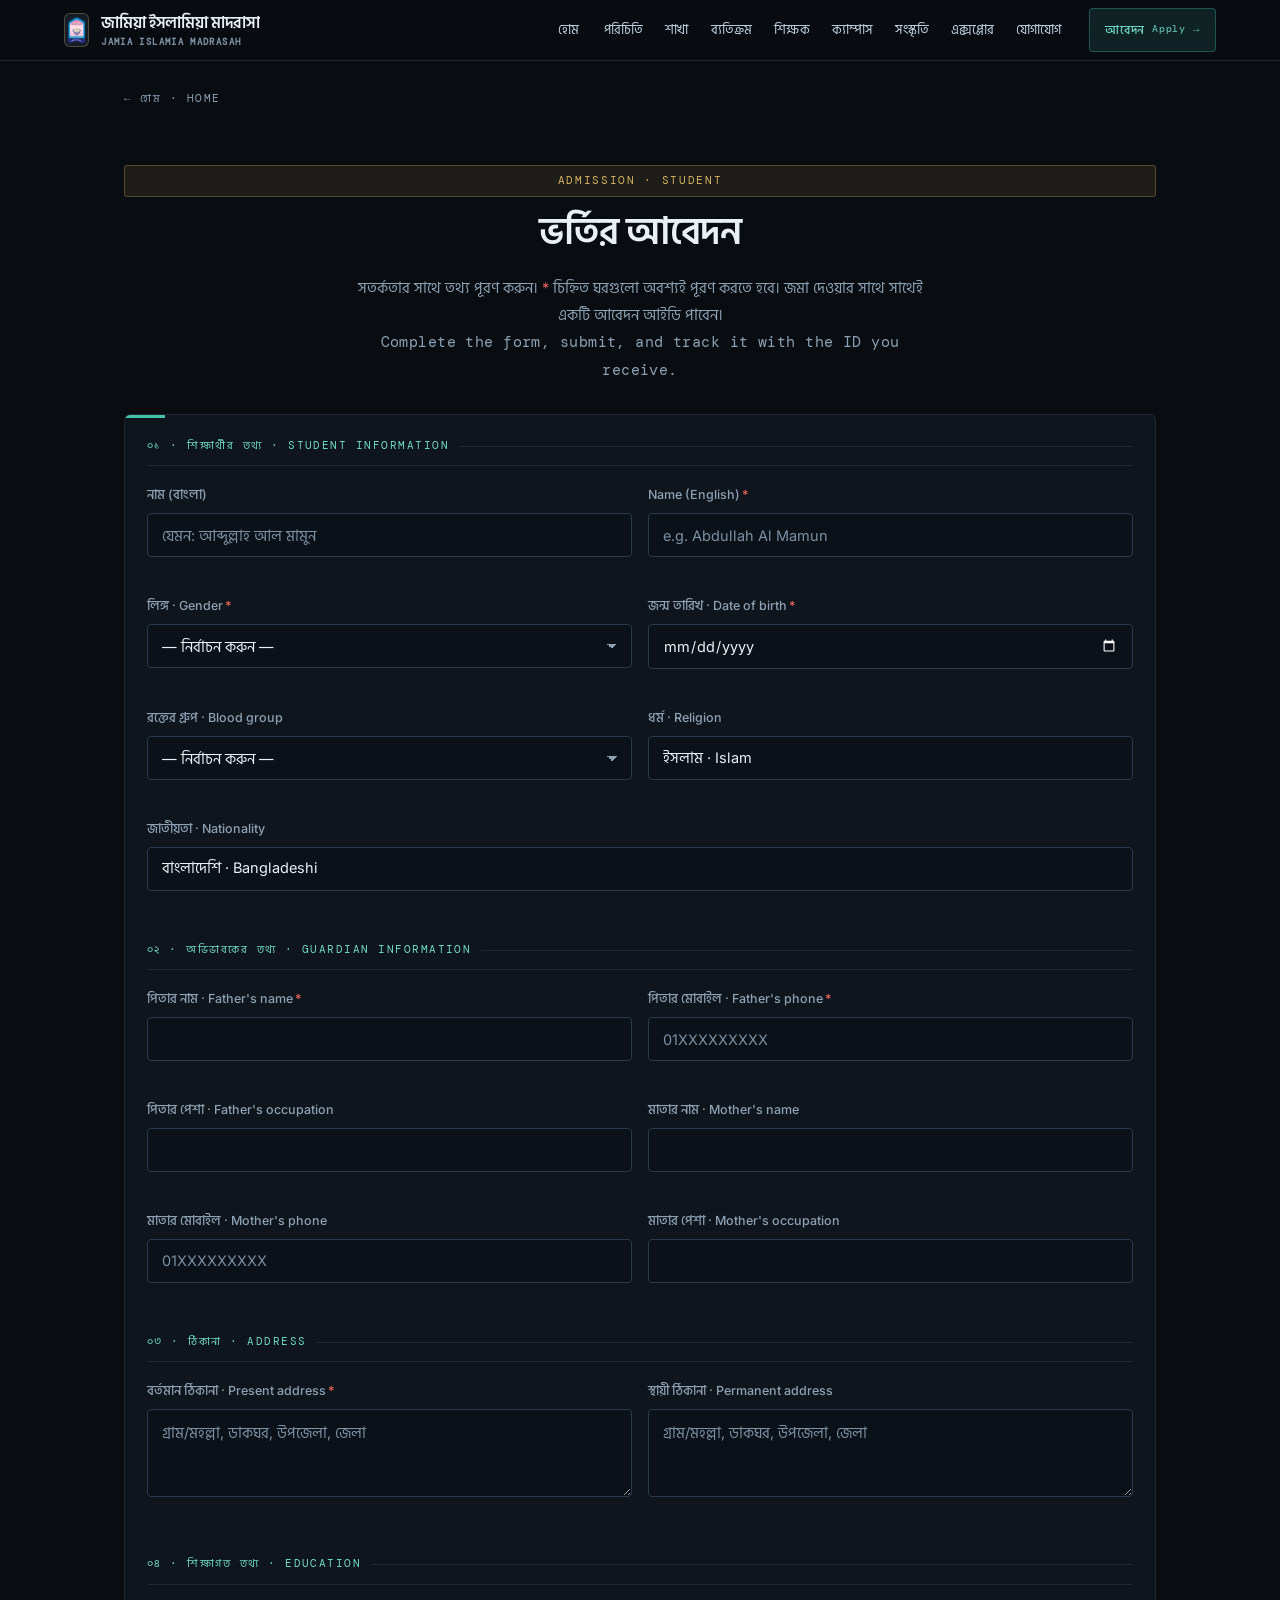
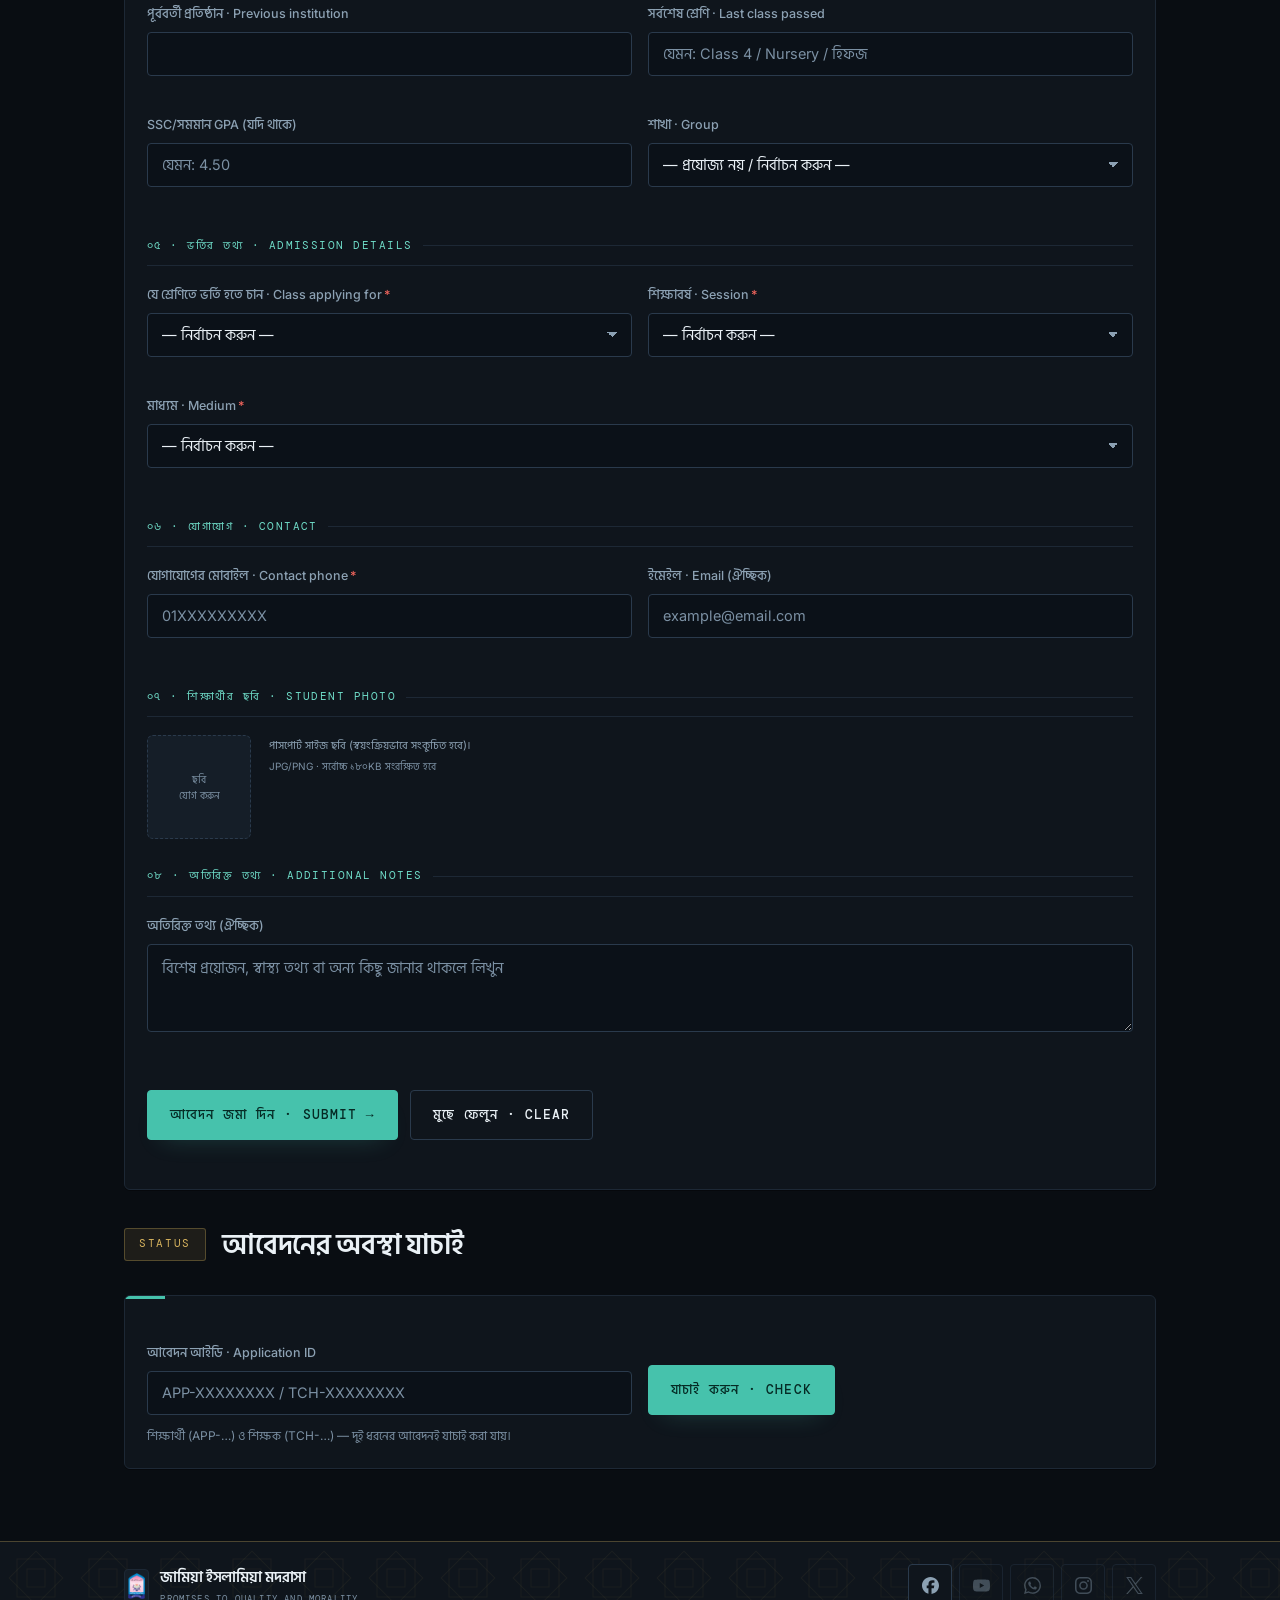
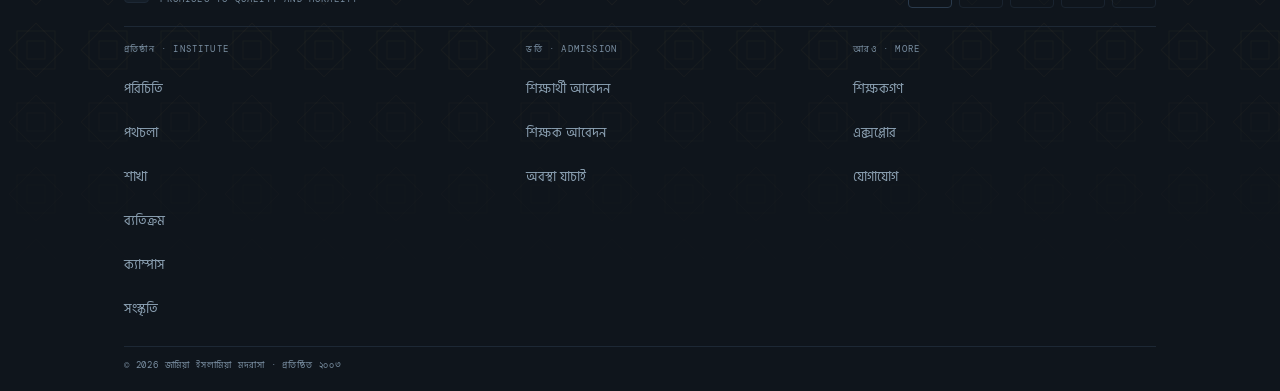
<file: apply-student.html>
<!DOCTYPE html>
<html lang="bn" data-theme="dusk" data-lang="bi">
<head>
<meta charset="UTF-8">
<meta name="viewport" content="width=device-width, initial-scale=1.0">
<title>ভর্তির আবেদন · Student Application — জামিয়া ইসলামিয়া মাদরাসা</title>
<meta name="description" content="জামিয়া ইসলামিয়া মাদরাসায় ভর্তির অনলাইন আবেদন — শিক্ষার্থীর তথ্য, অভিভাবকের তথ্য, শিক্ষাগত যোগ্যতা ও ছবি জমা দিন।">
<link rel="icon" href="assets/img/logo.png">
<link rel="preconnect" href="https://fonts.googleapis.com">
<link rel="preconnect" href="https://fonts.gstatic.com" crossorigin>
<meta name="theme-color" content="#090d12">
<link href="https://fonts.googleapis.com/css2?family=DM+Mono:wght@400;500&family=Inter+Tight:wght@500;600;700&family=Hind+Siliguri:wght@400;500;600;700&family=Inter:wght@400;500;600;700&display=swap" rel="stylesheet">
<link rel="stylesheet" href="assets/css/site.css?v=20261029p">
<script src="assets/js/loader.js?v=20261029p"></script>
<script src="assets/js/prefs.js?v=20261029p"></script>
</head>
<body>
<!-- ── boot loader — content loading on a slow link, invisible on a fast one ── -->
<div class="site-loader" id="siteLoader" role="status" aria-live="polite" aria-hidden="true">
  <div id="wifi-loader">
    <svg class="circle-outer" viewBox="0 0 86 86">
      <circle class="back" cx="43" cy="43" r="40"></circle>
      <circle class="front" cx="43" cy="43" r="40"></circle>
      <circle class="new" cx="43" cy="43" r="40"></circle>
    </svg>
    <svg class="circle-middle" viewBox="0 0 60 60">
      <circle class="back" cx="30" cy="30" r="27"></circle>
      <circle class="front" cx="30" cy="30" r="27"></circle>
    </svg>
    <svg class="circle-inner" viewBox="0 0 34 34">
      <circle class="back" cx="17" cy="17" r="14"></circle>
      <circle class="front" cx="17" cy="17" r="14"></circle>
    </svg>
    <div class="text" data-text="কনটেন্ট লোড হচ্ছে…"></div>
  </div>
</div>
<noscript><style>.site-loader{display:none}</style></noscript>


<a class="skip-link" href="#main">মূল অংশে যান · Skip to content</a>

<header class="site-header" id="siteHeader"></header>

<main id="main">

<div class="wrap">
  <a class="back-link" href="index.html">← হোম · Home</a>

  <div class="page-head">
    <div class="eyebrow" lang="en">ADMISSION · STUDENT</div>
    <h1>ভর্তির আবেদন</h1>
    <p>সতর্কতার সাথে তথ্য পূরণ করুন। <span style="color:var(--crimson)">*</span> চিহ্নিত ঘরগুলো অবশ্যই পূরণ করতে হবে। জমা দেওয়ার সাথে সাথেই একটি আবেদন আইডি পাবেন।</p>
    <p class="sec-en" lang="en">Complete the form, submit, and track it with the ID you receive.</p>
  </div>

  <!-- ══════════ FORM ══════════ -->
  <form id="appForm" novalidate>
    <article class="card" style="margin-bottom:22px">
      <div class="card-pad">

        <!-- 1 · Student -->
        <div class="form-sec">
          <div class="form-sec-title">০১ · শিক্ষার্থীর তথ্য · Student information</div>
          <div class="fgrid">
            <div>
              <label for="s-nameBn">নাম (বাংলা)</label>
              <input id="s-nameBn" type="text" placeholder="যেমন: আব্দুল্লাহ আল মামুন" autocomplete="off">
              <div class="fm"></div>
            </div>
            <div>
              <label for="s-nameEn">Name (English)<span class="req">*</span></label>
              <input id="s-nameEn" type="text" placeholder="e.g. Abdullah Al Mamun" autocomplete="off">
              <div class="fm"></div>
            </div>
            <div>
              <label for="s-gen">লিঙ্গ · Gender<span class="req">*</span></label>
              <select id="s-gen">
                <option value="">— নির্বাচন করুন —</option>
                <option value="Boy">ছেলে · Boy</option>
                <option value="Girl">মেয়ে · Girl</option>
              </select>
              <div class="fm"></div>
            </div>
            <div>
              <label for="s-dob">জন্ম তারিখ · Date of birth<span class="req">*</span></label>
              <input id="s-dob" type="date">
              <div class="fm"></div>
            </div>
            <div>
              <label for="s-blood">রক্তের গ্রুপ · Blood group</label>
              <select id="s-blood">
                <option value="">— নির্বাচন করুন —</option>
                <option>A+</option><option>A-</option><option>B+</option><option>B-</option>
                <option>AB+</option><option>AB-</option><option>O+</option><option>O-</option>
              </select>
              <div class="fm"></div>
            </div>
            <div>
              <label for="s-rel">ধর্ম · Religion</label>
              <input id="s-rel" type="text" value="ইসলাম · Islam">
              <div class="fm"></div>
            </div>
            <div class="f-full">
              <label for="s-nat">জাতীয়তা · Nationality</label>
              <input id="s-nat" type="text" value="বাংলাদেশি · Bangladeshi">
              <div class="fm"></div>
            </div>
          </div>
        </div>

        <!-- 2 · Guardians -->
        <div class="form-sec">
          <div class="form-sec-title">০২ · অভিভাবকের তথ্য · Guardian information</div>
          <div class="fgrid">
            <div>
              <label for="s-fnm">পিতার নাম · Father's name<span class="req">*</span></label>
              <input id="s-fnm" type="text" autocomplete="off">
              <div class="fm"></div>
            </div>
            <div>
              <label for="s-fph">পিতার মোবাইল · Father's phone<span class="req">*</span></label>
              <input id="s-fph" type="tel" inputmode="numeric" placeholder="01XXXXXXXXX" autocomplete="off">
              <div class="fm"></div>
            </div>
            <div>
              <label for="s-foc">পিতার পেশা · Father's occupation</label>
              <input id="s-foc" type="text" autocomplete="off">
              <div class="fm"></div>
            </div>
            <div>
              <label for="s-mnm">মাতার নাম · Mother's name</label>
              <input id="s-mnm" type="text" autocomplete="off">
              <div class="fm"></div>
            </div>
            <div>
              <label for="s-mph">মাতার মোবাইল · Mother's phone</label>
              <input id="s-mph" type="tel" inputmode="numeric" placeholder="01XXXXXXXXX" autocomplete="off">
              <div class="fm"></div>
            </div>
            <div>
              <label for="s-moc">মাতার পেশা · Mother's occupation</label>
              <input id="s-moc" type="text" autocomplete="off">
              <div class="fm"></div>
            </div>
          </div>
        </div>

        <!-- 3 · Address -->
        <div class="form-sec">
          <div class="form-sec-title">০৩ · ঠিকানা · Address</div>
          <div class="fgrid">
            <div>
              <label for="s-paddr">বর্তমান ঠিকানা · Present address<span class="req">*</span></label>
              <textarea id="s-paddr" placeholder="গ্রাম/মহল্লা, ডাকঘর, উপজেলা, জেলা"></textarea>
              <div class="fm"></div>
            </div>
            <div>
              <label for="s-peraddr">স্থায়ী ঠিকানা · Permanent address</label>
              <textarea id="s-peraddr" placeholder="গ্রাম/মহল্লা, ডাকঘর, উপজেলা, জেলা"></textarea>
              <div class="fm"></div>
            </div>
          </div>
        </div>

        <!-- 4 · Education -->
        <div class="form-sec">
          <div class="form-sec-title">০৪ · শিক্ষাগত তথ্য · Education</div>
          <div class="fgrid">
            <div>
              <label for="s-prev">পূর্ববর্তী প্রতিষ্ঠান · Previous institution</label>
              <input id="s-prev" type="text" autocomplete="off">
              <div class="fm"></div>
            </div>
            <div>
              <label for="s-lastcl">সর্বশেষ শ্রেণি · Last class passed</label>
              <input id="s-lastcl" type="text" placeholder="যেমন: Class 4 / Nursery / হিফজ" autocomplete="off">
              <div class="fm"></div>
            </div>
            <div>
              <label for="s-ssc">SSC/সমমান GPA (যদি থাকে)</label>
              <input id="s-ssc" type="text" placeholder="যেমন: 4.50" autocomplete="off">
              <div class="fm"></div>
            </div>
            <div>
              <label for="s-grp">শাখা · Group</label>
              <select id="s-grp">
                <option value="">— প্রযোজ্য নয় / নির্বাচন করুন —</option>
                <option value="Science">বিজ্ঞান · Science</option>
                <option value="Arts">মানবিক · Arts</option>
                <option value="Commerce">বাণিজ্য · Commerce</option>
                <option value="General">সাধারণ · General</option>
              </select>
              <div class="fm"></div>
            </div>
          </div>
        </div>

        <!-- 5 · Admission -->
        <div class="form-sec">
          <div class="form-sec-title">০৫ · ভর্তির তথ্য · Admission details</div>
          <div class="fgrid">
            <div>
              <label for="s-cls">যে শ্রেণিতে ভর্তি হতে চান · Class applying for<span class="req">*</span></label>
              <select id="s-cls">
                <option value="">— নির্বাচন করুন —</option>
                <optgroup label="মূল ক্যাম্পাস ও প্রতিষ্ঠান · Main campus">
                  <option value="Kids">কিডস · Kids</option>
                  <option value="Nursery">নার্সারি · Nursery</option>
                  <option value="Class 1">ক্লাস ১ · Class 1</option>
                  <option value="Class 2">ক্লাস ২ · Class 2</option>
                  <option value="Class 3">ক্লাস ৩ · Class 3</option>
                  <option value="Class 4">ক্লাস ৪ · Class 4</option>
                  <option value="Class 5">ক্লাস ৫ · Class 5</option>
                  <option value="Class 6">ক্লাস ৬ · Class 6</option>
                  <option value="Class 7">ক্লাস ৭ · Class 7</option>
                  <option value="Class 8">ক্লাস ৮ · Class 8</option>
                  <option value="Class 9">ক্লাস ৯ · Class 9</option>
                  <option value="Class 10">ক্লাস ১০ · Class 10</option>
                </optgroup>
                <optgroup label="হিফজুল কুরআন বিভাগ · Hifzul Quran section">
                  <option value="Nurani">নূরানী · Nurani</option>
                  <option value="Nazera">নাযেরা · Nazera</option>
                  <option value="Hifz">হিফজ · Hifz</option>
                </optgroup>
              </select>
              <div class="fm"></div>
            </div>
            <div>
              <label for="s-ses">শিক্ষাবর্ষ · Session<span class="req">*</span></label>
              <select id="s-ses">
                <option value="">— নির্বাচন করুন —</option>
                <option value="2026">২০২৬ · 2026</option>
                <option value="2027">২০২৭ · 2027</option>
              </select>
              <div class="fm"></div>
            </div>
            <div class="f-full">
              <label for="s-med">মাধ্যম · Medium<span class="req">*</span></label>
              <select id="s-med">
                <option value="">— নির্বাচন করুন —</option>
                <option value="Bangla">বাংলা মাধ্যম · Bangla medium</option>
                <option value="English">ইংরেজি মাধ্যম · English medium</option>
                <option value="Both">উভয় · Both</option>
              </select>
              <div class="fm"></div>
            </div>
          </div>
        </div>

        <!-- 6 · Contact -->
        <div class="form-sec">
          <div class="form-sec-title">০৬ · যোগাযোগ · Contact</div>
          <div class="fgrid">
            <div>
              <label for="s-ph">যোগাযোগের মোবাইল · Contact phone<span class="req">*</span></label>
              <input id="s-ph" type="tel" inputmode="numeric" placeholder="01XXXXXXXXX" autocomplete="tel">
              <div class="fm"></div>
            </div>
            <div>
              <label for="s-em">ইমেইল · Email (ঐচ্ছিক)</label>
              <input id="s-em" type="email" placeholder="example@email.com" autocomplete="email">
              <div class="fm"></div>
            </div>
          </div>
        </div>

        <!-- 7 · Photo -->
        <div class="form-sec">
          <div class="form-sec-title">০৭ · শিক্ষার্থীর ছবি · Student photo</div>
          <div class="photo-row">
            <div class="photo-box" id="s-photoBox" role="button" tabindex="0" aria-label="ছবি আপলোড করুন">
              <span class="ph-hint" id="s-photoHint">ছবি<br>যোগ করুন</span>
            </div>
            <div style="flex:1;min-width:180px">
              <input id="s-photo" type="file" accept="image/*" style="display:none">
              <div style="font-size:11px;color:var(--muted);line-height:1.9">
                পাসপোর্ট সাইজ ছবি (স্বয়ংক্রিয়ভাবে সংকুচিত হবে)।<br>
                <span style="color:var(--muted2);font-size:10px">JPG/PNG · সর্বোচ্চ ১৮০KB সংরক্ষিত হবে</span>
              </div>
              <div class="fm" id="s-photoMsg"></div>
            </div>
          </div>
        </div>

        <!-- 8 · Notes -->
        <div class="form-sec">
          <div class="form-sec-title">০৮ · অতিরিক্ত তথ্য · Additional notes</div>
          <div class="fgrid">
            <div class="f-full">
              <label for="s-note">অতিরিক্ত তথ্য (ঐচ্ছিক)</label>
              <textarea id="s-note" placeholder="বিশেষ প্রয়োজন, স্বাস্থ্য তথ্য বা অন্য কিছু জানার থাকলে লিখুন"></textarea>
              <div class="fm"></div>
            </div>
          </div>
        </div>

        <div class="form-actions">
          <button class="btn btn-primary" id="s-submit" type="submit">আবেদন জমা দিন · Submit →</button>
          <button class="btn" id="s-reset" type="reset">মুছে ফেলুন · Clear</button>
        </div>
        <div class="fm" id="s-globalErr" style="margin-top:10px"></div>
      </div>
    </article>
  </form>

  <!-- ══════════ SUCCESS ══════════ -->
  <div id="s-success" style="display:none">
    <article class="card" style="margin-bottom:22px"><div class="card-pad">
      <div class="panel panel-ok">
        <div class="panel-title">✅ আবেদন সফলভাবে জমা হয়েছে · Application submitted</div>
        <p>আপনার আবেদন প্রশাসনের ভর্তি তালিকায় পৌঁছে গেছে। অনুগ্রহ করে কমপক্ষে <strong>৫ কার্যদিবস</strong> অপেক্ষা করুন।<br>
        <span style="color:var(--muted)">Your application has reached the admission desk. Please allow at least 5 business days.</span></p>
      </div>
      <div style="font-size:10px;letter-spacing:.14em;text-transform:uppercase;color:var(--muted);margin-bottom:4px">আপনার আবেদন আইডি · Your Application ID</div>
      <div class="app-id" id="s-appId" data-copy="">APP-XXXXXXXX</div>
      <div class="fm" id="s-offlineNote" style="color:var(--amber)"></div>
      <p style="font-size:11.5px;color:var(--text);line-height:1.9;margin-top:8px">
        এই আইডিটি সংরক্ষণ করুন — এটি দিয়ে যেকোনো সময় আপনার আবেদনের অবস্থা যাচাই করতে পারবেন।
      </p>
      <div class="form-actions" style="margin-top:16px">
        <button class="btn btn-primary" type="button" id="s-retryBtn" style="display:none">আবার জমা দিন · Retry submit</button>
        <button class="btn" type="button" id="s-copyBtn">আইডি কপি করুন</button>
        <button class="btn" type="button" id="s-againBtn">নতুন আবেদন</button>
      </div>
    </div></article>
  </div>

  <!-- ══════════ STATUS CHECK ══════════ -->
  <section class="section" id="check" style="padding-top:8px">
    <div class="sec-head">
      <span class="eyebrow" lang="en">STATUS</span>
      <h2 class="sec-title">আবেদনের অবস্থা যাচাই</h2>
      <span class="sec-rule"></span>
    </div>
    <article class="card"><div class="card-pad">
      <div class="apply-track" data-apply-track>
        <div class="fgrid">
          <div>
            <label for="s-checkId">আবেদন আইডি · Application ID</label>
            <input id="s-checkId" type="text" placeholder="APP-XXXXXXXX / TCH-XXXXXXXX" autocomplete="off" spellcheck="false">
          </div>
          <div style="display:flex;align-items:flex-end">
            <button class="btn btn-primary" type="button">যাচাই করুন · Check</button>
          </div>
        </div>
        <div data-track-result aria-live="polite"></div>
        <p class="hint">শিক্ষার্থী (APP-…) ও শিক্ষক (TCH-…) — দুই ধরনের আবেদনই যাচাই করা যায়।</p>
      </div>
    </div></article>
  </section>
</div>

</main>

<footer class="site-footer" id="siteFooter"></footer>

<script src="assets/js/firebase-rt.js?v=20261029p"></script>
<script src="assets/js/site-links.js?v=20261029p"></script>
<script src="assets/js/social-icons.js?v=20261029p"></script>
<script src="assets/js/i18n.js?v=20261029p"></script>
<script src="assets/js/site.js?v=20261029p"></script>
<script src="assets/js/apply-student.js?v=20261029p"></script>
<script src="assets/js/apply-track.js?v=20261029p"></script>
</body>
</html>
</file>
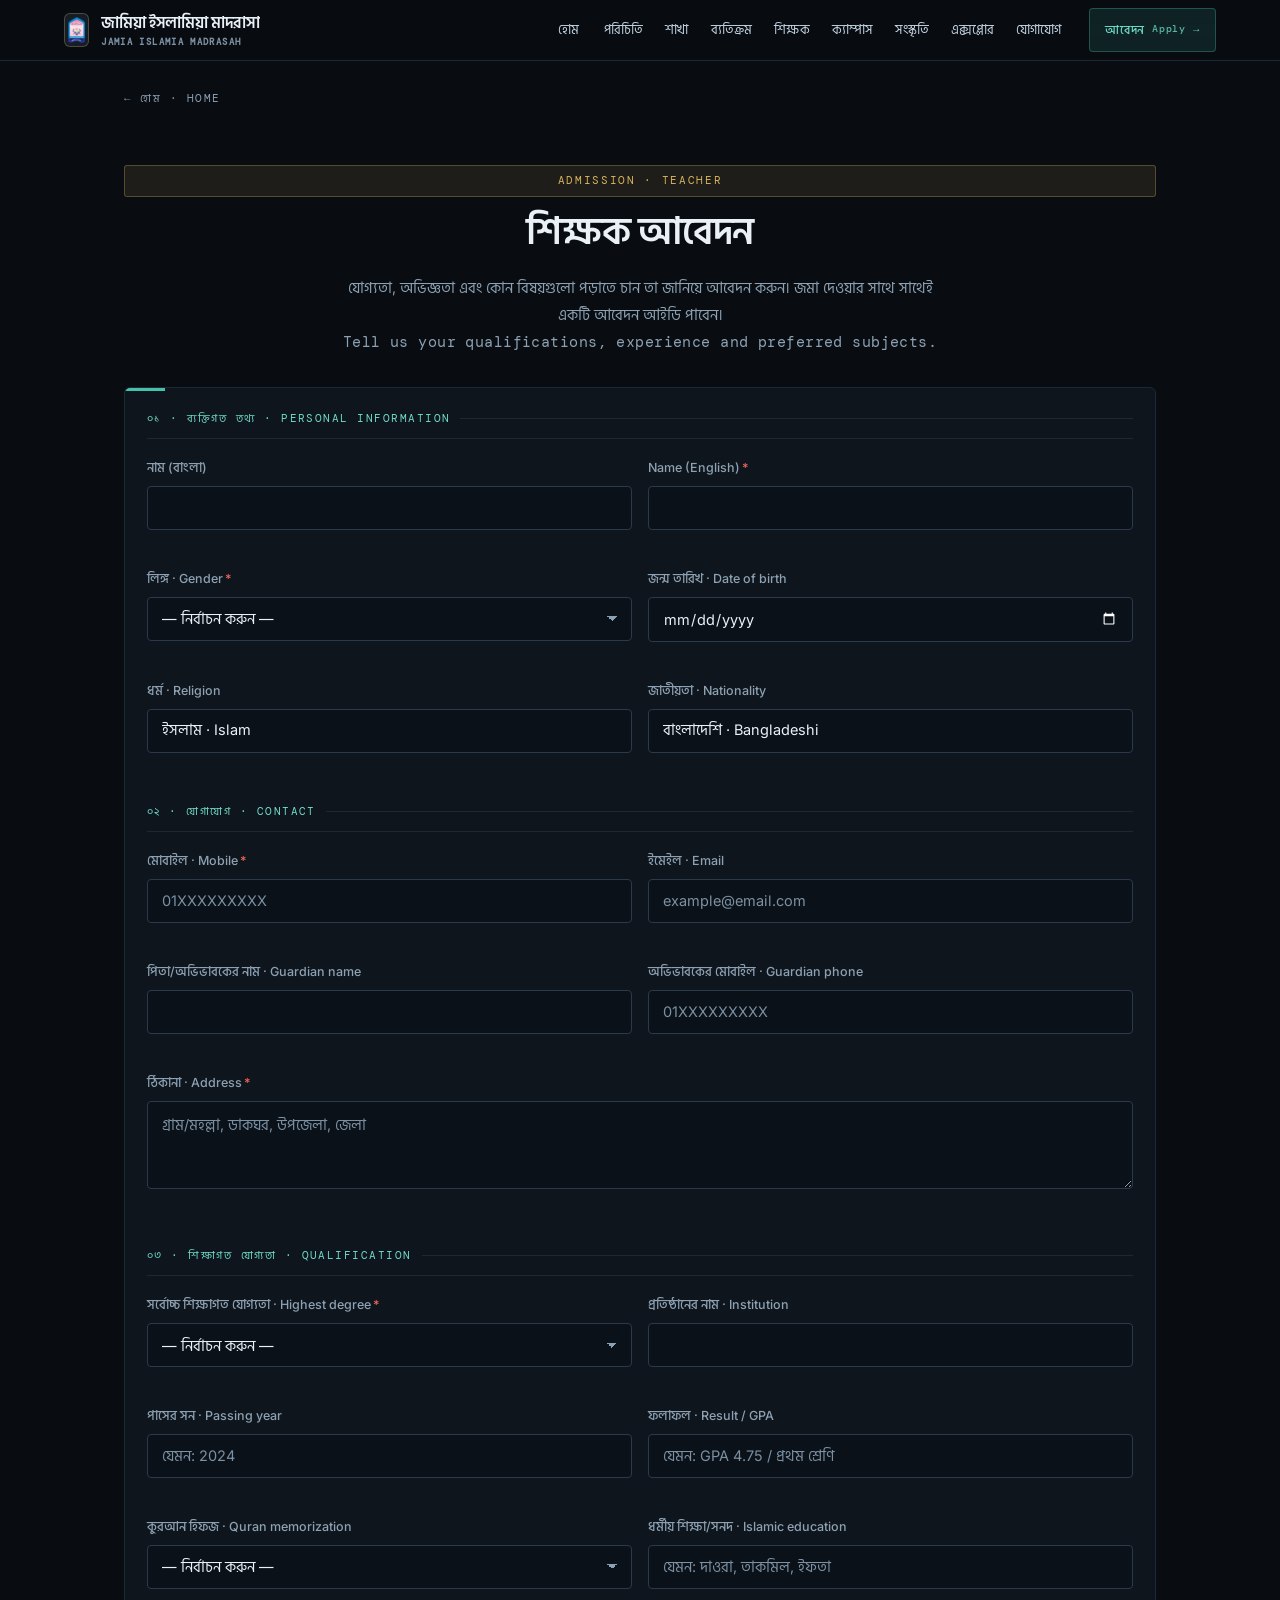
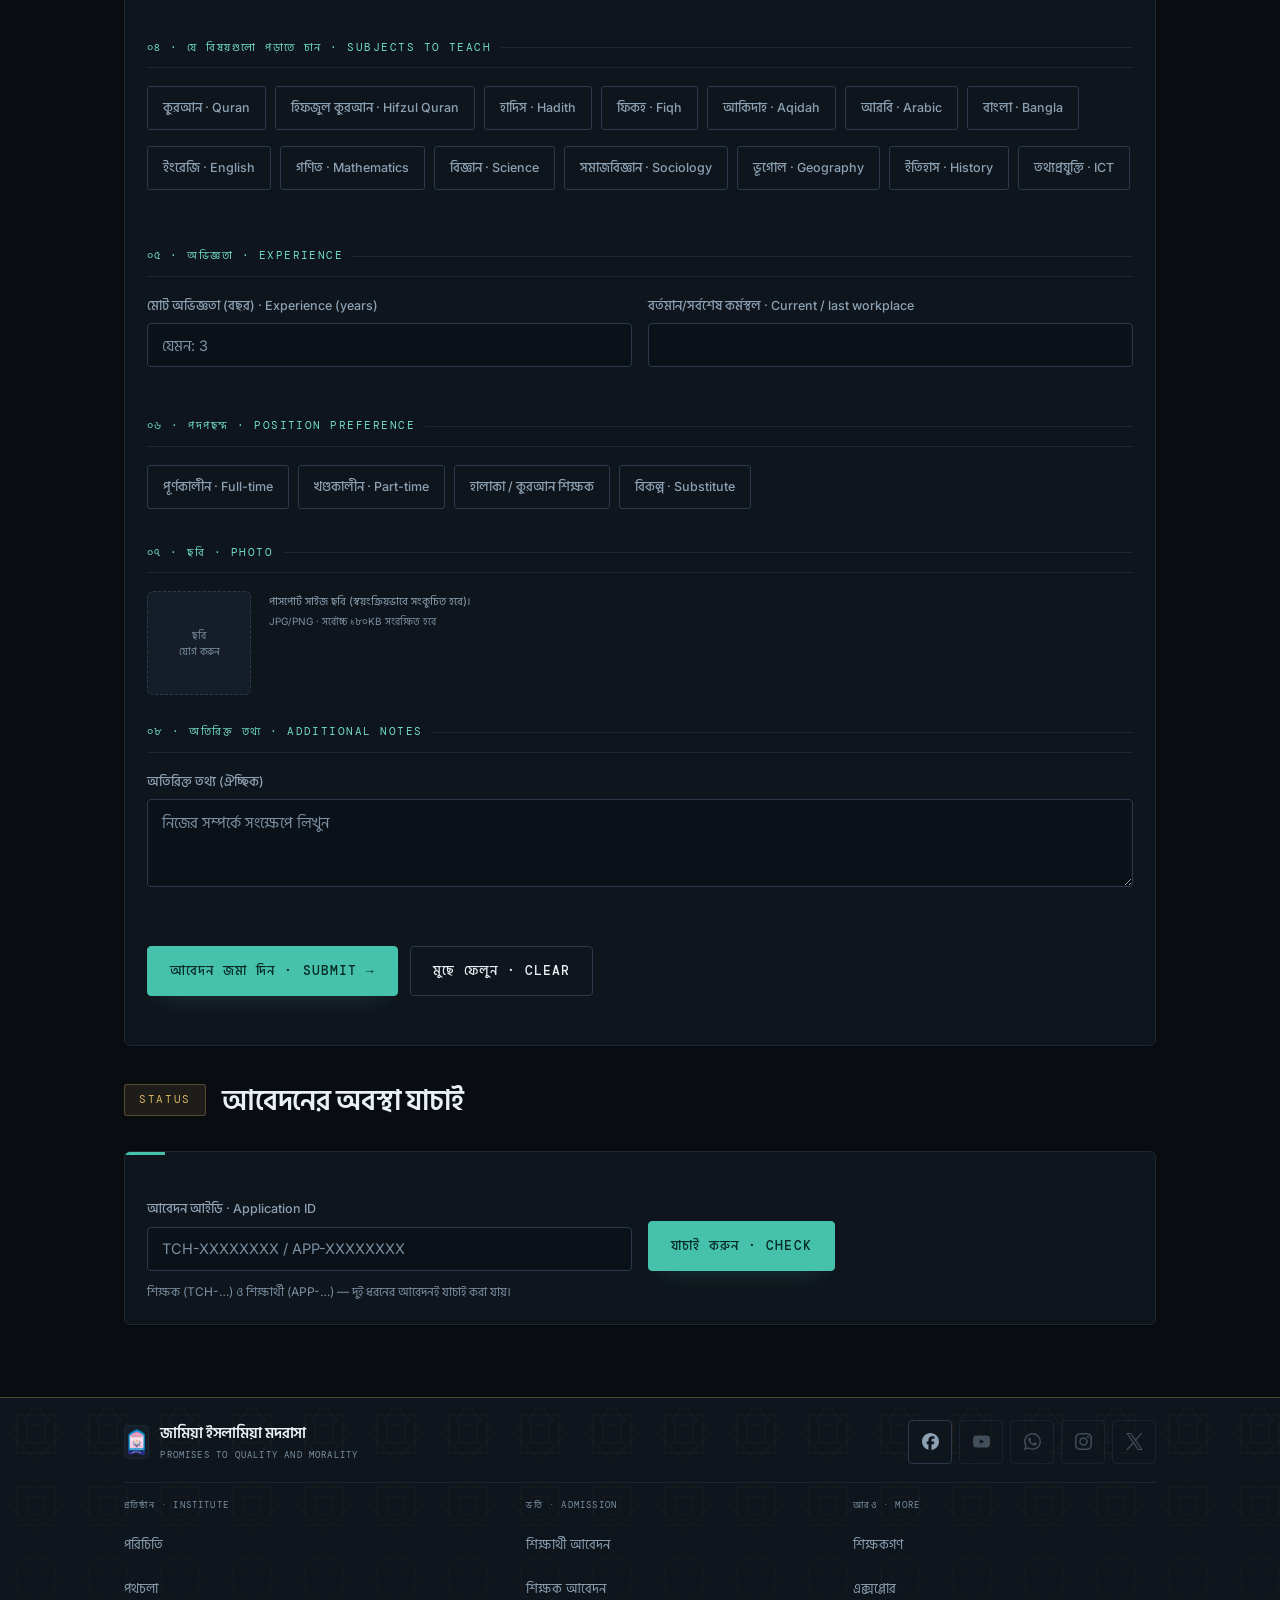
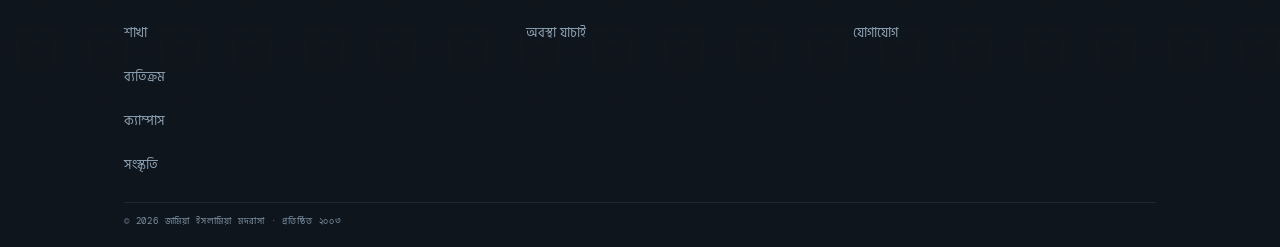
<file: apply-teacher.html>
<!DOCTYPE html>
<html lang="bn" data-theme="dusk" data-lang="bi">
<head>
<meta charset="UTF-8">
<meta name="viewport" content="width=device-width, initial-scale=1.0">
<title>শিক্ষক আবেদন · Teacher Application — জামিয়া ইসলামিয়া মাদরাসা</title>
<meta name="description" content="জামিয়া ইসলামিয়া মাদরাসায় শিক্ষক পদে অনলাইন আবেদন — শিক্ষাগত যোগ্যতা, ধর্মীয় শিক্ষা, অভিজ্ঞতা ও বিষয় নির্বাচন করে জমা দিন।">
<link rel="icon" href="assets/img/logo.png">
<link rel="preconnect" href="https://fonts.googleapis.com">
<link rel="preconnect" href="https://fonts.gstatic.com" crossorigin>
<meta name="theme-color" content="#090d12">
<link href="https://fonts.googleapis.com/css2?family=DM+Mono:wght@400;500&family=Inter+Tight:wght@500;600;700&family=Hind+Siliguri:wght@400;500;600;700&family=Inter:wght@400;500;600;700&display=swap" rel="stylesheet">
<link rel="stylesheet" href="assets/css/site.css?v=20261029p">
<script src="assets/js/loader.js?v=20261029p"></script>
<script src="assets/js/prefs.js?v=20261029p"></script>
</head>
<body>
<!-- ── boot loader — content loading on a slow link, invisible on a fast one ── -->
<div class="site-loader" id="siteLoader" role="status" aria-live="polite" aria-hidden="true">
  <div id="wifi-loader">
    <svg class="circle-outer" viewBox="0 0 86 86">
      <circle class="back" cx="43" cy="43" r="40"></circle>
      <circle class="front" cx="43" cy="43" r="40"></circle>
      <circle class="new" cx="43" cy="43" r="40"></circle>
    </svg>
    <svg class="circle-middle" viewBox="0 0 60 60">
      <circle class="back" cx="30" cy="30" r="27"></circle>
      <circle class="front" cx="30" cy="30" r="27"></circle>
    </svg>
    <svg class="circle-inner" viewBox="0 0 34 34">
      <circle class="back" cx="17" cy="17" r="14"></circle>
      <circle class="front" cx="17" cy="17" r="14"></circle>
    </svg>
    <div class="text" data-text="কনটেন্ট লোড হচ্ছে…"></div>
  </div>
</div>
<noscript><style>.site-loader{display:none}</style></noscript>


<a class="skip-link" href="#main">মূল অংশে যান · Skip to content</a>

<header class="site-header" id="siteHeader"></header>

<main id="main">

<div class="wrap">
  <a class="back-link" href="index.html">← হোম · Home</a>

  <div class="page-head">
    <div class="eyebrow" lang="en">ADMISSION · TEACHER</div>
    <h1>শিক্ষক আবেদন</h1>
    <p>যোগ্যতা, অভিজ্ঞতা এবং কোন বিষয়গুলো পড়াতে চান তা জানিয়ে আবেদন করুন। জমা দেওয়ার সাথে সাথেই একটি আবেদন আইডি পাবেন।</p>
    <p class="sec-en" lang="en">Tell us your qualifications, experience and preferred subjects.</p>
  </div>

  <form id="tchForm" novalidate>
    <article class="card" style="margin-bottom:22px">
      <div class="card-pad">

        <!-- 1 · Personal -->
        <div class="form-sec">
          <div class="form-sec-title">০১ · ব্যক্তিগত তথ্য · Personal information</div>
          <div class="fgrid">
            <div>
              <label for="t-nameBn">নাম (বাংলা)</label>
              <input id="t-nameBn" type="text" autocomplete="off">
              <div class="fm"></div>
            </div>
            <div>
              <label for="t-nameEn">Name (English)<span class="req">*</span></label>
              <input id="t-nameEn" type="text" autocomplete="name">
              <div class="fm"></div>
            </div>
            <div>
              <label for="t-gen">লিঙ্গ · Gender<span class="req">*</span></label>
              <select id="t-gen">
                <option value="">— নির্বাচন করুন —</option>
                <option value="Male">পুরুষ · Male</option>
                <option value="Female">মহিলা · Female</option>
              </select>
              <div class="fm"></div>
            </div>
            <div>
              <label for="t-dob">জন্ম তারিখ · Date of birth</label>
              <input id="t-dob" type="date">
              <div class="fm"></div>
            </div>
            <div>
              <label for="t-rel">ধর্ম · Religion</label>
              <input id="t-rel" type="text" value="ইসলাম · Islam">
              <div class="fm"></div>
            </div>
            <div>
              <label for="t-nat">জাতীয়তা · Nationality</label>
              <input id="t-nat" type="text" value="বাংলাদেশি · Bangladeshi">
              <div class="fm"></div>
            </div>
          </div>
        </div>

        <!-- 2 · Contact -->
        <div class="form-sec">
          <div class="form-sec-title">০২ · যোগাযোগ · Contact</div>
          <div class="fgrid">
            <div>
              <label for="t-ph">মোবাইল · Mobile<span class="req">*</span></label>
              <input id="t-ph" type="tel" inputmode="numeric" placeholder="01XXXXXXXXX" autocomplete="tel">
              <div class="fm"></div>
            </div>
            <div>
              <label for="t-em">ইমেইল · Email</label>
              <input id="t-em" type="email" placeholder="example@email.com" autocomplete="email">
              <div class="fm"></div>
            </div>
            <div>
              <label for="t-guardian">পিতা/অভিভাবকের নাম · Guardian name</label>
              <input id="t-guardian" type="text" autocomplete="off">
              <div class="fm"></div>
            </div>
            <div>
              <label for="t-gph">অভিভাবকের মোবাইল · Guardian phone</label>
              <input id="t-gph" type="tel" inputmode="numeric" placeholder="01XXXXXXXXX" autocomplete="off">
              <div class="fm"></div>
            </div>
            <div class="f-full">
              <label for="t-addr">ঠিকানা · Address<span class="req">*</span></label>
              <textarea id="t-addr" placeholder="গ্রাম/মহল্লা, ডাকঘর, উপজেলা, জেলা" autocomplete="street-address"></textarea>
              <div class="fm"></div>
            </div>
          </div>
        </div>

        <!-- 3 · Qualification -->
        <div class="form-sec">
          <div class="form-sec-title">০৩ · শিক্ষাগত যোগ্যতা · Qualification</div>
          <div class="fgrid">
            <div>
              <label for="t-degree">সর্বোচ্চ শিক্ষাগত যোগ্যতা · Highest degree<span class="req">*</span></label>
              <select id="t-degree">
                <option value="">— নির্বাচন করুন —</option>
                <option value="Hafiz">হাফিজ · Hafiz</option>
                <option value="Alim">আলিম · Alim</option>
                <option value="Fazil">ফাজিল · Fazil</option>
                <option value="Kamil">কামিল · Kamil</option>
                <option value="Graduate (BA/BSc)">স্নাতক · Graduate (BA/BSc)</option>
                <option value="Post-graduate (MA/MSc)">স্নাতকোত্তর · Post-graduate (MA/MSc)</option>
                <option value="B.Ed / M.Ed">বি.এড / এম.এড · B.Ed / M.Ed</option>
                <option value="Other">অন্যান্য · Other</option>
              </select>
              <div class="fm"></div>
            </div>
            <div>
              <label for="t-institute">প্রতিষ্ঠানের নাম · Institution</label>
              <input id="t-institute" type="text" autocomplete="off">
              <div class="fm"></div>
            </div>
            <div>
              <label for="t-year">পাসের সন · Passing year</label>
              <input id="t-year" type="text" placeholder="যেমন: 2024" inputmode="numeric" autocomplete="off">
              <div class="fm"></div>
            </div>
            <div>
              <label for="t-grade">ফলাফল · Result / GPA</label>
              <input id="t-grade" type="text" placeholder="যেমন: GPA 4.75 / প্রথম শ্রেণি" autocomplete="off">
              <div class="fm"></div>
            </div>
            <div>
              <label for="t-hafiz">কুরআন হিফজ · Quran memorization</label>
              <select id="t-hafiz">
                <option value="">— নির্বাচন করুন —</option>
                <option value="Hafiz (complete)">হাফিজ (সম্পূর্ণ)</option>
                <option value="Partial">আংশিক · Partial</option>
                <option value="Not applicable">প্রযোজ্য নয় · Not applicable</option>
              </select>
              <div class="fm"></div>
            </div>
            <div>
              <label for="t-islamicQual">ধর্মীয় শিক্ষা/সনদ · Islamic education</label>
              <input id="t-islamicQual" type="text" placeholder="যেমন: দাওরা, তাকমিল, ইফতা" autocomplete="off">
              <div class="fm"></div>
            </div>
          </div>
        </div>

        <!-- 4 · Subjects -->
        <div class="form-sec">
          <div class="form-sec-title">০৪ · যে বিষয়গুলো পড়াতে চান · Subjects to teach</div>
          <div class="chips" id="t-subjects">
            <label class="chip"><input type="checkbox" name="t-subj" value="Quran"><span>কুরআন · Quran</span></label>
            <label class="chip"><input type="checkbox" name="t-subj" value="Hifzul Quran"><span>হিফজুল কুরআন · Hifzul Quran</span></label>
            <label class="chip"><input type="checkbox" name="t-subj" value="Hadith"><span>হাদিস · Hadith</span></label>
            <label class="chip"><input type="checkbox" name="t-subj" value="Fiqh"><span>ফিকহ · Fiqh</span></label>
            <label class="chip"><input type="checkbox" name="t-subj" value="Aqidah"><span>আকিদাহ · Aqidah</span></label>
            <label class="chip"><input type="checkbox" name="t-subj" value="Arabic"><span>আরবি · Arabic</span></label>
            <label class="chip"><input type="checkbox" name="t-subj" value="Bangla"><span>বাংলা · Bangla</span></label>
            <label class="chip"><input type="checkbox" name="t-subj" value="English"><span>ইংরেজি · English</span></label>
            <label class="chip"><input type="checkbox" name="t-subj" value="Mathematics"><span>গণিত · Mathematics</span></label>
            <label class="chip"><input type="checkbox" name="t-subj" value="Science"><span>বিজ্ঞান · Science</span></label>
            <label class="chip"><input type="checkbox" name="t-subj" value="Sociology"><span>সমাজবিজ্ঞান · Sociology</span></label>
            <label class="chip"><input type="checkbox" name="t-subj" value="Geography"><span>ভূগোল · Geography</span></label>
            <label class="chip"><input type="checkbox" name="t-subj" value="History"><span>ইতিহাস · History</span></label>
            <label class="chip"><input type="checkbox" name="t-subj" value="ICT"><span>তথ্যপ্রযুক্তি · ICT</span></label>
          </div>
          <div class="fm" id="t-subjErr"></div>
        </div>

        <!-- 5 · Experience -->
        <div class="form-sec">
          <div class="form-sec-title">০৫ · অভিজ্ঞতা · Experience</div>
          <div class="fgrid">
            <div>
              <label for="t-exp">মোট অভিজ্ঞতা (বছর) · Experience (years)</label>
              <input id="t-exp" type="text" inputmode="numeric" placeholder="যেমন: 3" autocomplete="off">
              <div class="fm"></div>
            </div>
            <div>
              <label for="t-workplace">বর্তমান/সর্বশেষ কর্মস্থল · Current / last workplace</label>
              <input id="t-workplace" type="text" autocomplete="off">
              <div class="fm"></div>
            </div>
          </div>
        </div>

        <!-- 6 · Preference -->
        <div class="form-sec">
          <div class="form-sec-title">০৬ · পদপছন্দ · Position preference</div>
          <div class="chips">
            <label class="chip"><input type="checkbox" name="t-role" value="Full-time"><span>পূর্ণকালীন · Full-time</span></label>
            <label class="chip"><input type="checkbox" name="t-role" value="Part-time"><span>খণ্ডকালীন · Part-time</span></label>
            <label class="chip"><input type="checkbox" name="t-role" value="Halaqa / Quran teacher"><span>হালাকা / কুরআন শিক্ষক</span></label>
            <label class="chip"><input type="checkbox" name="t-role" value="Substitute"><span>বিকল্প · Substitute</span></label>
          </div>
        </div>

        <!-- 7 · Photo -->
        <div class="form-sec">
          <div class="form-sec-title">০৭ · ছবি · Photo</div>
          <div class="photo-row">
            <div class="photo-box" id="t-photoBox" role="button" tabindex="0" aria-label="ছবি আপলোড করুন">
              <span class="ph-hint" id="t-photoHint">ছবি<br>যোগ করুন</span>
            </div>
            <div style="flex:1;min-width:180px">
              <input id="t-photo" type="file" accept="image/*" style="display:none">
              <div style="font-size:11px;color:var(--muted);line-height:1.9">
                পাসপোর্ট সাইজ ছবি (স্বয়ংক্রিয়ভাবে সংকুচিত হবে)।
                <div style="color:var(--muted2);font-size:10px">JPG/PNG · সর্বোচ্চ ১৮০KB সংরক্ষিত হবে</div>
              </div>
              <div class="fm" id="t-photoMsg"></div>
            </div>
          </div>
        </div>

        <!-- 8 · Notes -->
        <div class="form-sec">
          <div class="form-sec-title">০৮ · অতিরিক্ত তথ্য · Additional notes</div>
          <div class="fgrid">
            <div class="f-full">
              <label for="t-note">অতিরিক্ত তথ্য (ঐচ্ছিক)</label>
              <textarea id="t-note" placeholder="নিজের সম্পর্কে সংক্ষেপে লিখুন"></textarea>
              <div class="fm"></div>
            </div>
          </div>
        </div>

        <div class="form-actions">
          <button class="btn btn-primary" id="t-submit" type="submit">আবেদন জমা দিন · Submit →</button>
          <button class="btn" id="t-reset" type="reset">মুছে ফেলুন · Clear</button>
        </div>
        <div class="fm" id="t-globalErr" style="margin-top:10px"></div>
      </div>
    </article>
  </form>

  <div id="t-success" style="display:none">
    <article class="card" style="margin-bottom:22px"><div class="card-pad">
      <div class="panel panel-ok">
        <div class="panel-title">✅ আবেদন সফলভাবে জমা হয়েছে · Application submitted</div>
        <p>আপনার শিক্ষক আবেদন কর্তৃপক্ষের কাছে পৌঁছে গেছে। যোগ্যতা যাচাই করে যোগাযোগ করা হবে, ইনশাআল্লাহ।<br>
        <span style="color:var(--muted)">Your teaching application has reached the school authority. They will contact you after review.</span></p>
      </div>
      <div style="font-size:10px;letter-spacing:.14em;text-transform:uppercase;color:var(--muted);margin-bottom:4px">আপনার আবেদন আইডি · Your Application ID</div>
      <div class="app-id" id="t-appId" data-copy="">TCH-XXXXXXXX</div>
      <div class="fm" id="t-offlineNote" style="color:var(--amber)"></div>
      <div class="form-actions" style="margin-top:16px">
        <button class="btn btn-primary" type="button" id="t-retryBtn" style="display:none">আবার জমা দিন · Retry submit</button>
        <button class="btn" type="button" id="t-copyBtn">আইডি কপি করুন</button>
        <button class="btn" type="button" id="t-againBtn">নতুন আবেদন</button>
      </div>
    </div></article>
  </div>

  <!-- ══════════ STATUS CHECK (student + teacher) ══════════ -->
  <section class="section" id="check" style="padding-top:8px">
    <div class="sec-head">
      <span class="eyebrow" lang="en">STATUS</span>
      <h2 class="sec-title">আবেদনের অবস্থা যাচাই</h2>
      <span class="sec-rule"></span>
    </div>
    <article class="card"><div class="card-pad">
      <div class="apply-track" data-apply-track>
        <div class="fgrid">
          <div>
            <label for="t-checkId">আবেদন আইডি · Application ID</label>
            <input id="t-checkId" type="text" placeholder="TCH-XXXXXXXX / APP-XXXXXXXX" autocomplete="off" spellcheck="false">
          </div>
          <div style="display:flex;align-items:flex-end">
            <button class="btn btn-primary" type="button">যাচাই করুন · Check</button>
          </div>
        </div>
        <div data-track-result aria-live="polite"></div>
        <p class="hint">শিক্ষক (TCH-…) ও শিক্ষার্থী (APP-…) — দুই ধরনের আবেদনই যাচাই করা যায়।</p>
      </div>
    </div></article>
  </section>
</div>

</main>

<footer class="site-footer" id="siteFooter"></footer>

<script src="assets/js/firebase-rt.js?v=20261029p"></script>
<script src="assets/js/site-links.js?v=20261029p"></script>
<script src="assets/js/social-icons.js?v=20261029p"></script>
<script src="assets/js/i18n.js?v=20261029p"></script>
<script src="assets/js/site.js?v=20261029p"></script>
<script src="assets/js/apply-teacher.js?v=20261029p"></script>
<script src="assets/js/apply-track.js?v=20261029p"></script>
</body>
</html>
</file>
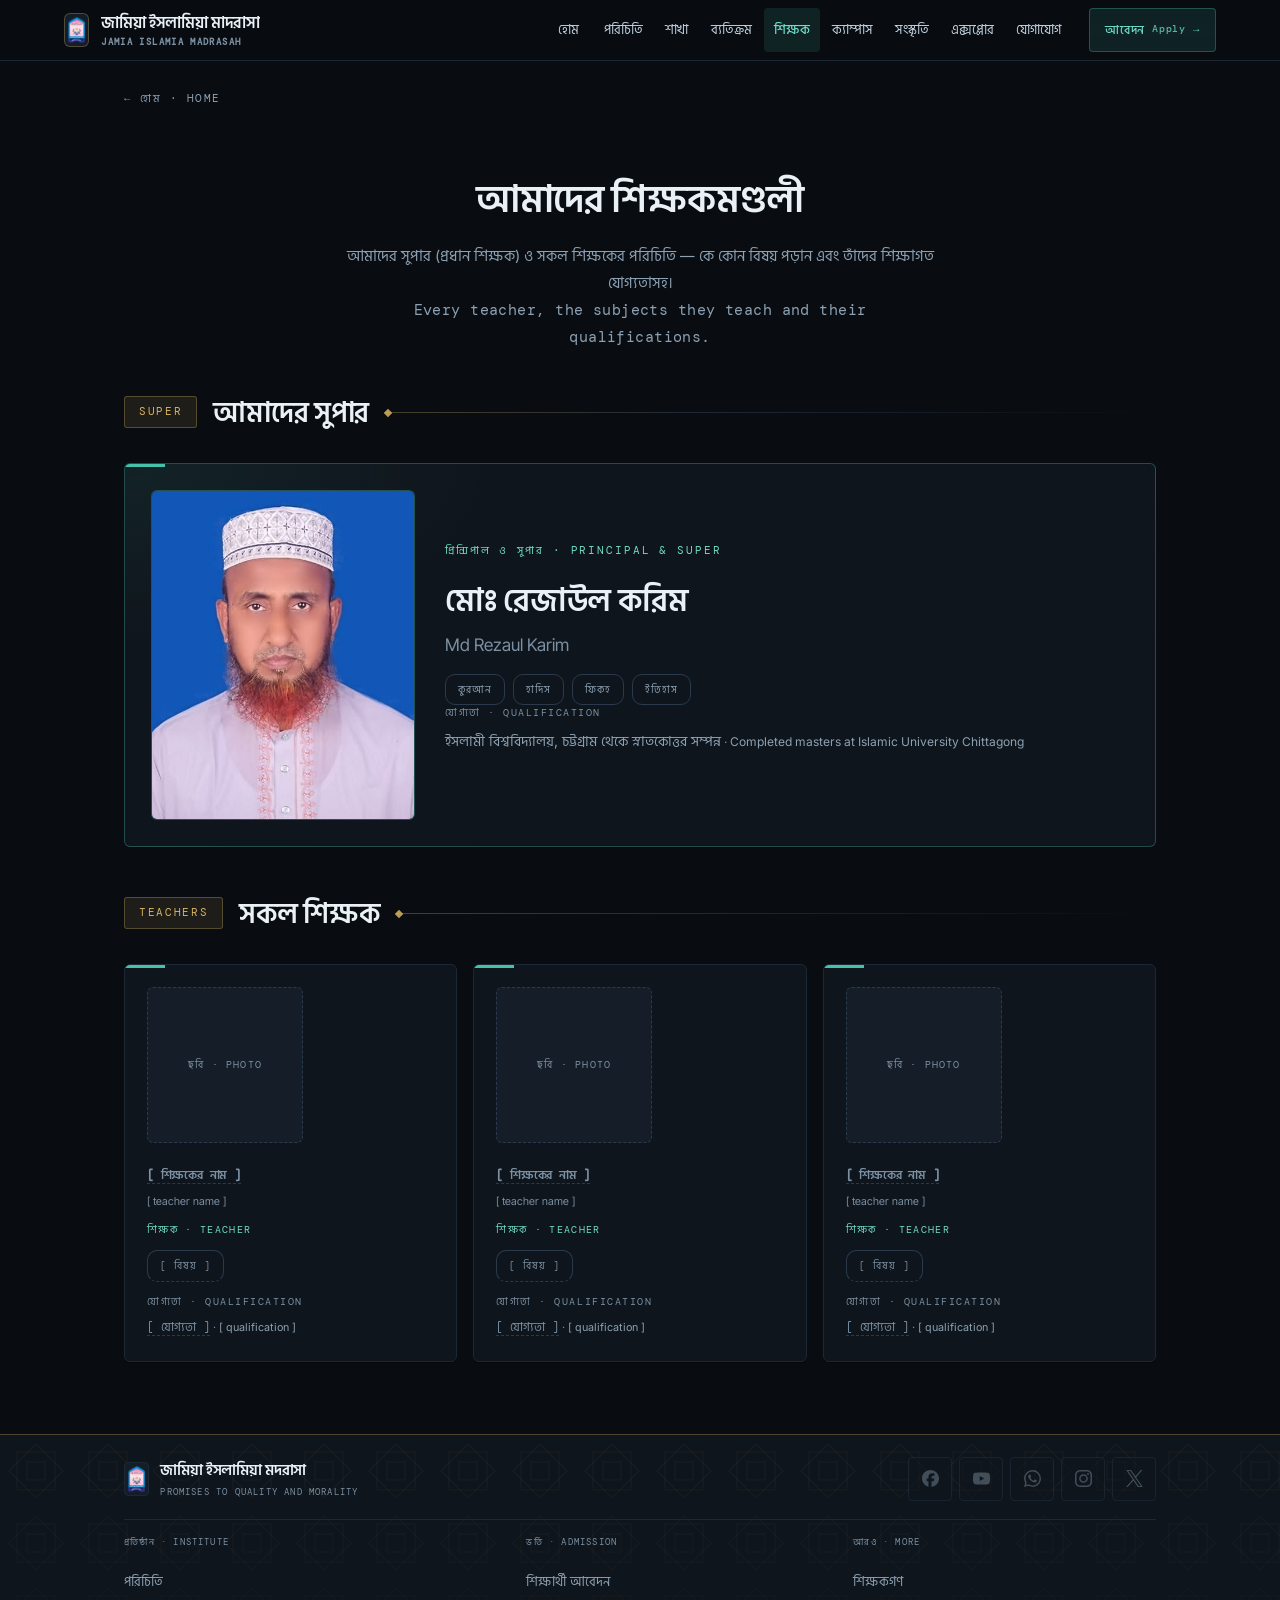
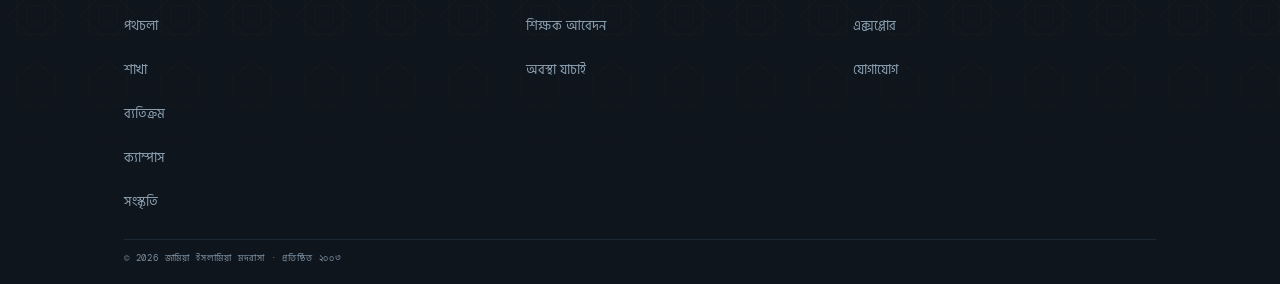
<file: teachers.html>
<!DOCTYPE html>
<html lang="bn" data-theme="dusk" data-lang="bi">
<head>
<meta charset="UTF-8">
<meta name="viewport" content="width=device-width, initial-scale=1.0">
<title>শিক্ষকমণ্ডলী · Our Teachers — জামিয়া ইসলামিয়া মাদরাসা</title>
<meta name="description" content="জামিয়া ইসলামিয়া মাদরাসার শিক্ষকমণ্ডলী — সুপার (প্রধান শিক্ষক) ও সকল শিক্ষকের পরিচিতি, পাঠদানের বিষয় এবং শিক্ষাগত যোগ্যতা।">
<link rel="icon" href="assets/img/logo.png">
<link rel="preconnect" href="https://fonts.googleapis.com">
<link rel="preconnect" href="https://fonts.gstatic.com" crossorigin>
<meta name="theme-color" content="#090d12">
<link href="https://fonts.googleapis.com/css2?family=DM+Mono:wght@400;500&family=Hind+Siliguri:wght@400;500;600;700&family=Inter+Tight:wght@500;600;700&family=Inter:wght@400;500;600;700&display=swap" rel="stylesheet">
<link rel="stylesheet" href="assets/css/site.css?v=20261029p">
<script src="assets/js/loader.js?v=20261029p"></script>
<script src="assets/js/prefs.js?v=20261029p"></script>
</head>
<body>
<!-- ── boot loader — content loading on a slow link, invisible on a fast one ── -->
<div class="site-loader" id="siteLoader" role="status" aria-live="polite" aria-hidden="true">
  <div id="wifi-loader">
    <svg class="circle-outer" viewBox="0 0 86 86">
      <circle class="back" cx="43" cy="43" r="40"></circle>
      <circle class="front" cx="43" cy="43" r="40"></circle>
      <circle class="new" cx="43" cy="43" r="40"></circle>
    </svg>
    <svg class="circle-middle" viewBox="0 0 60 60">
      <circle class="back" cx="30" cy="30" r="27"></circle>
      <circle class="front" cx="30" cy="30" r="27"></circle>
    </svg>
    <svg class="circle-inner" viewBox="0 0 34 34">
      <circle class="back" cx="17" cy="17" r="14"></circle>
      <circle class="front" cx="17" cy="17" r="14"></circle>
    </svg>
    <div class="text" data-text="কনটেন্ট লোড হচ্ছে…"></div>
  </div>
</div>
<noscript><style>.site-loader{display:none}</style></noscript>


<a class="skip-link" href="#main">মূল অংশে যান · Skip to content</a>

<header class="site-header" id="siteHeader"></header>

<main id="main">

<div class="wrap">
  <a class="back-link" href="index.html">← হোম · Home</a>

  <div class="page-head">
    <h1>আমাদের শিক্ষকমণ্ডলী</h1>
    <p>আমাদের সুপার (প্রধান শিক্ষক) ও সকল শিক্ষকের পরিচিতি — কে কোন বিষয় পড়ান এবং তাঁদের শিক্ষাগত যোগ্যতাসহ।</p>
    <p class="sec-en" lang="en">Every teacher, the subjects they teach and their qualifications.</p>
  </div>

  <!-- ══════════ SUPER (head teacher) ══════════ -->
  <section class="section section--tight">
    <div class="sec-head rv">
      <span class="eyebrow" lang="en">SUPER</span>
      <h2 class="sec-title">আমাদের সুপার</h2>
      <span class="sec-rule"></span>
    </div>
    <article class="card card--featured rv"><div class="card-pad" id="superBox" aria-live="polite"></div></article>
  </section>

  <!-- ══════════ ALL TEACHERS ══════════ -->
  <section class="section section--lead">
    <div class="sec-head rv">
      <span class="eyebrow" lang="en">TEACHERS</span>
      <h2 class="sec-title">সকল শিক্ষক</h2>
      <span class="sec-rule"></span>
    </div>
    <div id="teacherGrid" aria-live="polite"></div>
  </section>
</div>

</main>

<footer class="site-footer" id="siteFooter"></footer>

<script src="assets/js/social-icons.js?v=20261029p"></script>
<script src="assets/js/i18n.js?v=20261029p"></script>
<script src="assets/js/site.js?v=20261029p"></script>
<script src="assets/js/teachers.js?v=20261029p"></script>
</body>
</html>
</file>
<file: assets/css/site.css>
/* ═══════════════════════════════════════════════════════════════
   JAMIA ISLAMIA MADRASAH — PUBLIC WEBSITE STYLESHEET
   ONE THEME, DAY AND NIGHT — "Madrasah Dusk"
   Teal (the single screen accent) + gold (the heritage layer) on
   blue-black. There is no theme switch and no language switch: the
   palette is fixed — high-contrast enough for midday sun, calm enough
   for a night screen — and every label renders Bangla · English.
   Tokens & grading: website/PLAN.md §3–4
   ═══════════════════════════════════════════════════════════════ */

:root{
  color-scheme:dark;
  /* ── surfaces — blue-black, never pure black (legible in daylight) ── */
  --bg:#090d12;          /* page */
  --surface:#0f151c;     /* cards, header, footer */
  --surface2:#151e28;    /* subtle fills, hover */
  --field:#0b1118;       /* inputs sit a step darker than the card */
  --border:#1d2835;      /* hairline */
  --border2:#2a3a4c;     /* emphasized */
  --glass:rgba(9,13,18,.82);
  /* ── ink ── */
  --text:#eaf1f6;        /* ≈15.5:1 on cards */
  --body:#bfcedd;        /* ≈11:1 */
  --nav:#c3d4e2;
  --muted:#8ca1b3;       /* ≈6.5:1 */
  /* micro-labels — every use is 8.5–12px, so it must clear WCAG AA 4.5:1 as
     NORMAL text, not the 3:1 large-text allowance. Measured on all four
     surfaces: --bg 5.90 · --surface 5.56 · --surface2 5.10 · --field 5.74. */
  --muted2:#7b90a3;
  /* ── accent — teal, the one screen accent ── */
  --accent:#46c2ac;
  --accent-d:#6fdcc8;    /* hover / brighter on dark */
  --accent-ink:#052a24;  /* ink on a filled teal control */
  --accent-t:rgba(70,194,172,.12);
  --accent-edge:rgba(70,194,172,.32);
  --accent-ring:rgba(70,194,172,.24);
  --accent-glow:rgba(70,194,172,.32);
  /* ── gold — the heritage layer (eyebrows, rules, stepper, year chips) ── */
  --gold:#d8b45e;
  --gold-bright:#edcf8f;
  --gold-deep:#a9873d;
  --gold-t:rgba(216,180,94,.10);
  --gold-edge:rgba(216,180,94,.30);
  /* ── semantic status (only ever on status tags / messages) ── */
  --teal:#4fd6a5;    --teal-bg:rgba(79,214,165,.10);    --teal-edge:rgba(79,214,165,.30);
  --amber:#f2be5c;   --amber-bg:rgba(242,190,92,.10);   --amber-edge:rgba(242,190,92,.30);
  --crimson:#f0645c; --crimson-bg:rgba(240,100,92,.10); --crimson-edge:rgba(240,100,92,.30);
  /* ── shape — boxy: softly squared cards, 4px controls ── */
  --r-card:6px; --r-btn:4px; --r-input:4px; --r-tag:3px; --r-chip:10px;
  /* ── elevation — borders first; shadows only for lift / modals ── */
  --sh-1:0 1px 0 rgba(0,0,0,.35);
  --sh-2:0 18px 44px -20px rgba(0,0,0,.9);
  /* ── motion ── */
  --ease:cubic-bezier(.22,1,.36,1);
  --ease-soft:cubic-bezier(.16,1,.3,1);
  /* ── ambient ── */
  --hero-top:#0d1620;
  --glow:rgba(70,194,172,.08);
  /* ── type (unchanged) ── */
  --font-head:'Inter Tight','Hind Siliguri',system-ui,-apple-system,sans-serif;
  --font-body:'Inter','Hind Siliguri',system-ui,-apple-system,'Segoe UI',sans-serif;
  --font-mono:'DM Mono','Hind Siliguri',ui-monospace,monospace;
  /* Arabic masthead only — Amiri is the classic Naskh book face: its marks sit
     correctly at UI sizes, where more display-oriented Arabic faces crowd.
     Falls back to another Naskh serif, never to tofu or a Latin face. */
  --font-ar:'Amiri','Scheherazade New','Noto Naskh Arabic','Traditional Arabic',serif;
}

/* ── Heading face ─────────────────────────────────────
   English headings use Inter Tight (a professional, headline-optimised
   sans) at 600; Bangla headings fall through to Hind Siliguri. */
.brand-name,.sec-title,.hero h1,.subj-name,.step-title,.apply-title,.value-title,
.fact-v:not(.empty),.stepper-title,.page-head h1{
  font-weight:600; letter-spacing:-.01em;
}

/* ── Islamic identity — an eight-point girih lattice, drawn in CSS ──
   Two squares rotated 45° over each other, hairline gold at 10 %. Pure
   data-URI so the page still ships with no build step and no new asset. */
:root{
  --girih:url("data:image/svg+xml,%3Csvg xmlns='http://www.w3.org/2000/svg' width='72' height='72' viewBox='0 0 72 72'%3E%3Cg fill='none' stroke='%23d8b45e' stroke-opacity='.13' stroke-width='1'%3E%3Crect x='17' y='17' width='38' height='38'/%3E%3Crect x='17' y='17' width='38' height='38' transform='rotate(45 36 36)'/%3E%3Crect x='27' y='27' width='18' height='18'/%3E%3C/g%3E%3C/svg%3E");
}

/* ── Language law — ONE SLOT = ONE LANGUAGE ──
   English is the labelling/orientation layer: eyebrows, micro-labels,
   chips, buttons and ONE orientation line per section (`.sec-en`). Bangla
   carries all body prose — the same sentence is never repeated in the
   other language. `.bi-en` only decorates English fragments that JS
   appends beside a Bangla label (status chips, timeline chips). */
.bi-en{
  font-family:inherit; font-size:.86em; font-weight:400;
  letter-spacing:inherit; text-transform:inherit; color:var(--muted);
}
.bi-en::before{content:" · "; color:var(--muted2)}
.bi-en.is-block{
  display:block; margin-top:5px; font-size:.6em; font-weight:400;
  letter-spacing:0; line-height:1.55; color:var(--muted2);
}
.bi-en.is-block::before{content:""}

/* The section's single English orientation line (never a translation). */
.sec-en{
  margin:0 0 26px; max-width:82ch;
  font-family:var(--font-mono); font-size:11px; line-height:1.75;
  letter-spacing:.03em; color:var(--muted2);
}
.sec-sub + .sec-en{margin-top:-18px}

*{margin:0;padding:0;box-sizing:border-box}
html{scroll-behavior:smooth}
body{
  background:var(--bg); color:var(--text);
  font-family:var(--font-body); font-size:15px; line-height:1.75;
  min-height:100vh; -webkit-font-smoothing:antialiased;
}
a{color:var(--accent-d); text-decoration:none; transition:color .18s}
a:hover{color:var(--text)}
img{display:block; max-width:100%}
code{font-family:var(--font-mono); font-size:.9em; background:var(--surface2); padding:1px 6px; border-radius:4px}
::selection{background:var(--accent-ring)}
:focus-visible{outline:2px solid var(--accent); outline-offset:2px; border-radius:4px}

/* ── Skip link — the first focusable element on every page ─────────────
   Keyboard and screen-reader users reach the page's content without walking
   the nine-item nav. Fixed (not absolute) so it still appears when the page
   is already scrolled; off-screen until focused, then it drops into the
   corner. z 120 sits above the header (100) and under the toast (500) — the
   site's existing overlay scale, no new rung. */
.skip-link{
  position:fixed; left:12px; top:-60px; z-index:120;
  display:inline-flex; align-items:center; min-height:44px; padding:0 20px;
  border-radius:var(--r-btn);
  background:var(--accent); color:var(--accent-ink);
  font-family:var(--font-mono); font-size:12px; font-weight:500;
  letter-spacing:.1em; text-transform:uppercase;
  transition:top 150ms var(--ease);
}
.skip-link:focus{top:8px; color:var(--accent-ink)}

/* ── Header ─────────────────────────────────────────── */
.site-header{
  position:sticky; top:0; z-index:100;
  background:var(--glass); backdrop-filter:blur(14px) saturate(130%);
  border-bottom:1px solid var(--border);
}
.header-in{
  max-width:1200px; margin:0 auto; padding:8px 24px;
  /* ONE bar height at every breakpoint: every row in it (brand, nav, Apply,
     menu) is a 44px target, so the sticky header lands on 60px everywhere and
     the section scroll offsets stay honest */
  min-height:60px;
  display:flex; align-items:center; gap:20px;
}
.brand{display:flex; align-items:center; gap:12px; min-width:44px; min-height:44px; flex-shrink:0}
.brand img{
  height:34px; width:auto; max-width:42px; object-fit:contain; flex-shrink:0;
  background:var(--surface2); border:1px solid var(--gold-edge); border-radius:6px; padding:3px;
}
/* ── Ribbon brand — the wordmark unfolds and folds back on its own ────────
   The logo-reveal idea, brought to the masthead, where the identity is
   actually read. Nothing about it is hover-gated: the Bangla name and the
   Latin line beneath it open slowly, hold readable for the longest part of the
   cycle, fold back behind the emblem, and start again. The emblem itself never
   moves, so the bar keeps its anchor at every moment of the loop.
   The fold is a clip on the text (max-width + overflow), not the text sliding
   away under the nav — the bar genuinely shortens to the emblem, while
   everything to its right (nav, Apply, menu) is pinned right and cannot jump.
   --brand-open must be at least the rendered width of the name or the last
   letter stays clipped. It is set from measurement, not taste: _probe_brand.js
   reports the rendered name width at every breakpoint and fails the check if
   nameWidth > --brand-open. And because the open state IS the natural width,
   the loop can never make the bar wider than the static header it replaces —
   so no breakpoint can overflow by animating. */
.brand-name{
  font-family:var(--font-head); font-size:17px; color:var(--text);
  white-space:nowrap;
  /* 1.35, not 1.2 — the name now clips itself, and Bangla matras sit above the
     Latin em box, so 1.2 shaved their tops off */
  line-height:1.35;
  --brand-open:182px;
  max-width:var(--brand-open); overflow:hidden;
  /* a flex item's automatic minimum is its min-content width, which would win
     over max-width and stop the fold dead — so it has to be released */
  min-width:0;
  animation:brand-unfold 12s var(--ease) infinite;
}
.brand-sub{
  display:block; font-family:var(--font-mono); font-size:8.5px; letter-spacing:.16em;
  text-transform:uppercase; color:var(--muted2); margin-top:3px;
  animation:brand-sub-in 12s var(--ease) infinite;
}
/* One slow 12s cycle: folded at the turn of the loop, a 2.2s unfold, six
   seconds readable, a 2.4s fold. Slow on purpose — this is a masthead, not a
   banner. Each segment runs on the site's --ease, never a linear ramp. */
@keyframes brand-unfold{
  0%,  6%{max-width:0;                 opacity:0; animation-timing-function:var(--ease)}
  24%, 74%{max-width:var(--brand-open); opacity:1; animation-timing-function:var(--ease)}
  94%,100%{max-width:0;                 opacity:0; animation-timing-function:var(--ease)}
}
/* the Latin line arrives a beat after the name, so the two never travel as one
   block — the same stagger the card had */
@keyframes brand-sub-in{
  0%, 12%{opacity:0; transform:translateX(-6px); animation-timing-function:var(--ease)}
  30%, 74%{opacity:1; transform:none;             animation-timing-function:var(--ease)}
  92%,100%{opacity:0; transform:translateX(-6px); animation-timing-function:var(--ease)}
}
.nav{margin-left:auto; display:flex; align-items:center; gap:2px}
.nav a{
  /* every nav row is a 44px target — one rule, exact, whatever the font
     metrics do (the ≤1120px menu is the phone path; this covers tablets) */
  display:inline-flex; align-items:center; min-height:44px; min-width:44px;
  font-size:14px; line-height:1.35; color:var(--nav); padding:0 12px; border-radius:var(--r-btn);
  transition:color .18s, background .18s;
}
.nav a:hover{color:var(--text); background:var(--surface2)}
.nav a.active{color:var(--accent-d); background:var(--accent-t); font-weight:500}
.menu-btn{
  display:none; margin-left:0; background:var(--surface); border:1px solid var(--border2);
  color:var(--text); border-radius:var(--r-btn); padding:9px 13px; cursor:pointer;
  min-width:44px; min-height:44px;
  font-family:var(--font-mono); font-size:12px;
}

@media (max-width:1360px){
  .nav a{padding-left:8px; padding-right:8px}
}

/* ── Header apply button — the one action in the bar ──
   One 34px box, the same height as the logo and the nav rows, so the header
   never grows a second baseline. Resting state is a tinted ghost (borders
   first, no bloom); the solid accent fill arrives on hover and on keyboard
   focus, which keeps the single-accent law without parking a bright mint
   block in an otherwise quiet bar. */
.apply-wrap{position:relative; margin-left:2px; flex-shrink:0}
.apply-btn{
  --fill:var(--accent);
  position:relative; isolation:isolate; overflow:hidden;
  display:inline-flex; align-items:center; justify-content:center; gap:7px;
  height:44px; padding:0 15px; white-space:nowrap;
  font-family:var(--font-mono); font-size:12px; font-weight:500; letter-spacing:.06em;
  line-height:1; text-transform:uppercase; text-decoration:none;
  border-radius:var(--r-btn); cursor:pointer;
  background:var(--accent-t); border:1px solid var(--accent-edge); color:var(--accent-d);
  box-shadow:none;
  transition:background .18s, border-color .18s, color .18s;
}
/* the accent fill arrives as the corner disc (`.btn::before` / `.apply-btn::before`) */
.apply-btn:hover,.apply-btn:focus-visible{border-color:var(--accent); color:var(--accent-ink)}
.apply-btn:active{transform:translateY(1px)}
.apply-caret{font-size:10.5px; opacity:.95; transition:transform .2s var(--ease)}
.apply-btn-en{font-size:9.5px; letter-spacing:.08em; text-transform:none; opacity:.8}
.apply-btn:hover .apply-btn-en,.apply-btn:focus-visible .apply-btn-en{opacity:.95}
.apply-btn:hover .apply-caret{transform:translateX(2px)}

/* Centred action row (Find us / Explore) */
.locate-row{display:flex; justify-content:center; gap:12px; flex-wrap:wrap; margin-top:22px}
.btn-lg{padding:15px 30px; font-size:13px}

/* ── Merged "Apply & Track" block ───────────────────── */
/* process steps inside the card — plain rows, never nested cards */
.steps-row{
  display:grid; grid-template-columns:repeat(3,1fr); gap:0;
  padding-bottom:22px; margin-bottom:22px; border-bottom:1px solid var(--border);
}
.step-block{padding:0 22px}
.step-block:first-child{padding-left:0}
.step-block:last-child{padding-right:0}
.step-block + .step-block{border-left:1px solid var(--border)}
.steps-row .step-title{font-size:17px; margin-bottom:4px}
.steps-row .step-desc{font-size:12.5px; line-height:1.72}
.steps-row .step-num{margin-bottom:6px}
.steps-row--solo{padding-bottom:0; margin-bottom:0; border-bottom:0}
/* the Hifz stages inside the Hifzul Quran stream card — plain columns, never nested cards */
.steps-row--in-card{border-top:1px solid var(--border); padding-top:22px; padding-bottom:0; margin-bottom:0}

/* a card that spans the whole grid row (e.g. the Hifzul Quran stream) */
.card--wide{grid-column:1/-1}
.card--wide .apply-desc{max-width:82ch}

.apply-rows{display:flex; flex-direction:column}
.apply-row{
  display:flex; align-items:center; justify-content:space-between; gap:24px;
  padding:22px 0; border-bottom:1px solid var(--border); flex-wrap:wrap;
}
.apply-row:first-child{padding-top:2px}
.apply-row-main{flex:1 1 320px; min-width:0}
.apply-row .btn{flex-shrink:0}
.apply-track{margin-top:24px}
.apply-track .hint{font-size:12px; color:var(--muted2); margin-top:10px}
.apply-track [data-track-result]:empty{display:none}
.apply-track [data-track-result] .panel{margin:16px 0 0}

/* ── Layout ─────────────────────────────────────────── */
.wrap{max-width:1080px; margin:0 auto; padding:0 24px}
.section{padding:72px 0 8px; scroll-margin-top:80px}
.sec-head{display:flex; align-items:center; gap:16px; margin-bottom:26px}
.eyebrow{
  font-family:var(--font-mono); font-size:10.5px; letter-spacing:.16em; text-transform:uppercase;
  color:var(--gold); background:var(--gold-t); border:1px solid var(--gold-edge);
  padding:6px 14px; border-radius:var(--r-tag); white-space:nowrap;
}
.eyebrow .bi-en{color:var(--gold-deep); font-size:.94em; font-weight:inherit; letter-spacing:inherit}
.eyebrow .bi-en::before{color:var(--gold-deep)}
.sec-title{font-family:var(--font-head); font-size:28px; color:var(--text); white-space:nowrap}
.sec-rule{flex:1; height:1px; background:linear-gradient(90deg,var(--gold-edge),var(--border) 42%,transparent); min-width:24px; position:relative}
.sec-rule::before{content:""; position:absolute; left:0; top:-2px; width:6px; height:6px; background:var(--gold); transform:rotate(45deg); opacity:.85}
.sec-sub{color:var(--muted); font-size:14px; line-height:1.9; margin:-16px 0 26px; max-width:78ch}

/* ── Stacking + state helpers (replaced inline style attributes) ──
   `#about` stacks facts → narrative → values on a 14px rhythm; a sub-page
   section that follows the page head pulls up so the head does not
   double-space; `.loading-note` is the JS-injected placeholder line. */
#about .facts + .card,#about .card + .grid{margin-top:14px}
.section--tight{padding-top:6px}
.section--lead{padding-top:34px}
.loading-note{color:var(--muted)}

/* ── Hero ───────────────────────────────────────────── */
.hero{
  position:relative; overflow:hidden; border-bottom:1px solid var(--border);
  /* Ambient glow: the accent at 8 % twice — a wide wash behind the title and a
     soft off-centre bloom — over the theme's gradient start. Token-driven, so
     both themes get the same treatment at the same (legal) intensity. */
  background:
    radial-gradient(1100px 420px at 50% -20%, var(--glow), transparent 72%),
    radial-gradient(620px 300px at 12% 4%, var(--glow), transparent 70%),
    linear-gradient(180deg, var(--hero-top) 0%, var(--bg) 100%);
}
.hero::before{
  content:""; position:absolute; inset:0; pointer-events:none;
  background-image:var(--girih); background-size:72px 72px;
  -webkit-mask-image:radial-gradient(120% 90% at 50% 0%, #000 0%, transparent 72%);
  mask-image:radial-gradient(120% 90% at 50% 0%, #000 0%, transparent 72%);
}
/* ── Hero masthead — the Basmala ─────────────────────
   One gold line above the identity, sized as a seal (25px, 20px on phones) and
   never as a second headline (the H1 is 52px). Set in Amiri — the Naskh book
   face whose marks sit correctly at UI sizes — in the same gold as the section
   eyebrows and the stepper, with two hairlines that fade outward into the girih.
   Decorative for assistive tech: the logo alt and the H1 already state the same
   identity, so it must not detour a screen reader into Arabic. */
.hero-basmala{
  display:flex; align-items:center; justify-content:center; gap:18px;
  max-width:460px; margin:0 auto 26px;
  font-family:var(--font-ar); font-size:25px; line-height:1.85;
  letter-spacing:0; color:var(--gold-bright); opacity:.95;
}
.hero-basmala span{display:block; white-space:nowrap}
.hero-basmala::before,.hero-basmala::after{
  content:""; flex:1 1 32px; height:1px; min-width:28px;
}
.hero-basmala::before{background:linear-gradient(to right, var(--gold-edge), transparent)}
.hero-basmala::after{background:linear-gradient(to left, var(--gold-edge), transparent)}

.hero-in{position:relative; text-align:center; padding:62px 24px 68px; max-width:800px; margin:0 auto}
.hero-logo{
  height:132px; width:auto; max-width:60%; margin:0 auto 26px; object-fit:contain;
  background:var(--surface2); border:1px solid var(--gold-edge); border-radius:6px;
  padding:12px; box-shadow:var(--sh-1);
}
.hero h1{font-family:var(--font-head); font-size:52px; line-height:1.14; color:var(--text); margin-bottom:12px}
.hero h1 .bi-en{margin-top:6px}
/* Hero slogan — English, set in the headline face (Inter Tight 600) so it reads
   as a motto under the name rather than as body copy. Latin caps sit smaller
   than Bangla at the same size, hence 17px against the old 16px. */
.hero-tag{
  font-family:var(--font-head); font-size:17px; font-weight:600;
  letter-spacing:.012em; color:var(--accent-d); margin-bottom:16px;
}
.hero p{color:var(--body); font-size:15.5px; line-height:1.95; max-width:640px; margin:0 auto 26px}
.hero p .bi-en{display:block; margin-top:10px; padding-top:10px; border-top:1px solid var(--gold-edge); font-size:12.5px; line-height:1.85; color:var(--muted)}
.hero p .bi-en::before{content:""}
.hero-note{
  font-family:var(--font-mono); margin-top:20px; font-size:10.5px; letter-spacing:.14em;
  text-transform:uppercase; color:var(--muted2);
}
.hero-note .bi-en{display:block; margin-top:5px; font-size:9.5px; letter-spacing:.12em; color:var(--muted2); opacity:.85}
.hero-note .bi-en::before{content:""}

/* ── Buttons ────────────────────────────────────────── */
.btn{
  --fill:var(--accent);              /* the disc that sweeps in on hover */
  position:relative; isolation:isolate; overflow:hidden;
  display:inline-flex; align-items:center; gap:9px;
  min-height:44px;
  font-family:var(--font-mono); font-size:13px; font-weight:500; letter-spacing:.08em; text-transform:uppercase;
  padding:13px 22px; border-radius:var(--r-btn); cursor:pointer;
  background:var(--surface); border:1px solid var(--border2); color:var(--text);
  box-shadow:none;
  transition:background .18s, border-color .18s, color .18s, transform .18s;
}
.btn:hover{border-color:var(--accent); color:var(--accent-ink)}
.btn:active{transform:translateY(1px)}
.btn-primary{--fill:var(--accent-d); background:var(--accent); border-color:var(--accent); color:var(--accent-ink); font-weight:500; box-shadow:0 12px 26px -16px var(--accent-glow)}
/* an already-solid button still has to *show* a sweep, so its disc is the
   brighter hover tone the button used to fade to — same end state, new path */
.btn-primary:hover{border-color:var(--accent-d)}
.btn-sm{padding:9px 16px; font-size:11.5px}
.btn[disabled]{opacity:.55; cursor:not-allowed}

/* ── Button hover: the corner disc sweep ───────────────
   After the Uiverse button by "yaasiinaxmed" — a ::before disc parked at the
   bottom-right corner that travels over the face on hover. The sweep is kept;
   the template's measurements are not: a fixed 6em × 2.6em button, a 150 × 200px
   disc and #0077ff belong to a 17px standalone demo, not to a 44px-high
   auto-width control on one token-based accent.

   Why these numbers:
   · `width:280%` is derived, not guessed — and the FIRST derivation was wrong:
     at 240% every wide button was covered, but the 70px-wide header CTA at
     390px came out radius 81.6px against a far corner at 82.7px, one pixel
     short, which reads as a smear rather than a sweep. The radius is 1.4 × the
     content width and has to reach √(W²+H²), which holds from W ≈ 49px at this
     site's 44px height. Rather than trust any algebra, `_probe_btnfill.js`
     measures the cover on every control at five widths and demands 5% headroom.
   · `translate(50%,50%)` drops the disc's centre exactly onto the corner and
     `scale()` grows it about that centre, so the fill starts as a point at the
     corner. A transform stays on the compositor; the template animates
     `top`/`left`, which re-runs layout on every frame.
   · `z-index:-1` plus `isolation:isolate` on the control paints the disc above
     the button's own background and below its in-flow text — spec paint order,
     without borrowing the template's `z-index:1` (which would leak into the
     header's stack).
   The control's box, radius, border width and shadow never change and nothing
   here translates the button itself (blueprint C4 / Part 4.7: the *control*
   recolours; the ink and the paint inside it are ours to animate). */
.btn::before, .apply-btn::before{
  content:""; position:absolute; z-index:-1; pointer-events:none;
  right:0; bottom:0; width:280%; aspect-ratio:1; border-radius:50%;
  background:var(--fill);
  transform:translate(50%,50%) scale(0);
  transition:transform 200ms var(--ease);
}
/* hover and keyboard focus fill it; a disabled control stays inert */
.btn:not([disabled]):hover::before,
.btn:not([disabled]):focus-visible::before,
.apply-btn:hover::before,
.apply-btn:focus-visible::before{transform:translate(50%,50%) scale(1)}

/* ── Cards ────────────────────────────────────────────
   Hover law (blueprint Part 4.7 + the C1 state row): grid cards lift 5px, the
   hairline turns accent, the signature accent bar runs from its 40px stub to
   full width and an 8 % accent bloom fades in — all on the card easing.
   Buttons only recolour; list rows only change background. */
.card{
  position:relative; background:var(--surface);
  border:1px solid var(--border); border-radius:var(--r-card);
  overflow:hidden; box-shadow:var(--sh-1);
  transition:transform 380ms var(--ease), box-shadow 380ms var(--ease), border-color 380ms var(--ease);
}
.card::before{
  content:""; position:absolute; top:0; left:0; height:3px; width:40px;
  background:var(--accent); z-index:2;
  transition:width 400ms var(--ease);
}
.card::after{
  content:""; position:absolute; inset:0; pointer-events:none; opacity:0;
  background:radial-gradient(ellipse at 0% 0%, var(--glow), transparent 70%);
  transition:opacity 300ms var(--ease);
}
.card-pad{position:relative; z-index:1; padding:22px}
.card:hover{transform:translateY(-5px); box-shadow:var(--sh-2); border-color:var(--accent)}
.card:hover::before{width:100%}
.card:hover::after{opacity:1}

/* ── Streams — FOUR cards in ONE ROW, on the owner's PRICING-SHEET anatomy
   The reference (2026-10-29) is a pricing sheet: a small accent line, the
   headline, ONE full-width action, then the features as a list — every row
   with a circular check. That order and that hierarchy are what is adopted.
   NOT adopted: the reference's pill radius (Part 4.4 — controls are 4px) and
   its per-card accent tint; all four cards keep the site's one accent on one
   surface, and the status tags carry the difference.

   ONE ROW from 1024px up. The section measures 1032px, so a card is ~246px:
   the four read as one sheet instead of two rows of slabs. 2-up from 761px,
   1-up under it.

   EVERY CARD TAKES ITS OWN HEIGHT. The lists run 3–7 rows; stretching all four
   to the tallest only parks four empty rows of dead card under the Hifz
   stream — the exact bulk this rebuild is removing. What DOES line up across
   the row is the head, the name, the note, the action and the first check row,
   and that is what makes four cards read as one sheet.

   The two LIVE streams hold the action; the two that open later hold the SAME
   control in the SAME slot, `disabled` — the row still lines up and nothing
   offers an action that does not exist. The signature 40px accent bar and the
   5px hover lift come from `.card` and are untouched. */
.stream-grid{
  display:grid; grid-template-columns:repeat(2,minmax(0,1fr));
  align-items:start; gap:14px;
}
.stream-card{display:flex}
.stream-card .card-pad{flex:1; display:flex; flex-direction:column; padding:16px}
/* the card's top line: the accent eyebrow, with the status tag at its right */
.stream-head{display:flex; align-items:center; justify-content:space-between; gap:10px; margin-bottom:10px}
.stream-eyebrow{
  min-width:0; overflow:hidden; text-overflow:ellipsis; white-space:nowrap;
  font-family:var(--font-mono); font-size:9px; line-height:1.4;
  letter-spacing:.18em; text-transform:uppercase; color:var(--accent-d);
}
.stream-title{
  font-family:var(--font-head); font-weight:600; font-size:19px; line-height:1.28;
  color:var(--text); margin-bottom:5px;
}
.stream-title span{
  display:block; margin-top:3px;
  font-family:var(--font-mono); font-size:9px; font-weight:400;
  letter-spacing:.14em; text-transform:uppercase; color:var(--muted2);
}
/* the note reserves two lines here and three at 4-up (see the 1024 block), so
   the action and the first check row land on one y across the row — the
   reference gets that free from equal-length feature lists; the streams do not
   have those */
.stream-desc{font-size:12px; color:var(--muted); line-height:1.65; min-height:3.3em; margin-bottom:12px}
/* the one action — full width of the card's own measure, never a pill */
.stream-cta{width:100%; justify-content:center; text-align:center; flex:none; line-height:1.2; margin-bottom:12px; padding-left:10px; padding-right:10px}
/* the subjects: rows with a check ring, not chips — the ring is the mark and
   the subject name is the label (the ring is `aria-hidden` in the markup) */
.stream-list{list-style:none; display:flex; flex-direction:column; gap:8px}
.stream-list li{
  display:flex; align-items:center; gap:9px;
  font-family:var(--font-mono); font-size:11.5px; line-height:1.45; letter-spacing:.02em;
  color:var(--body);
}
.stream-check{
  flex:none; width:18px; height:18px; display:inline-flex; align-items:center; justify-content:center;
  border:1px solid var(--accent-edge); border-radius:50%;
  background:var(--accent-t); color:var(--accent-d);
}
.stream-check svg{width:10px; height:10px; display:block}
.stream-list-more{color:var(--muted2)}
.stream-list-more .stream-check{border-color:var(--border2); background:transparent; color:var(--muted2)}
.stream-card.is-soon .stream-eyebrow{color:var(--muted)}
.stream-card.is-soon .stream-title{color:var(--muted)}
.stream-card.is-soon .stream-desc{color:var(--muted2)}
.stream-card.is-soon .stream-check{border-color:var(--border2); background:var(--surface2); color:var(--muted2)}
/* ── 4-up: the sheet proper, from 1024px ────────────────────────────── */
@media (min-width:1024px){
  .stream-grid{grid-template-columns:repeat(4,minmax(0,1fr))}
  /* at a quarter of the measure the eyebrow and the tag cannot share a line
     without the eyebrow losing its words to an ellipsis — so the head stacks,
     on all four cards, and still lines up. The tag keeps its status inks but
     loses its button-sized padding at this width. */
  .stream-head{flex-direction:column; align-items:flex-start; gap:5px}
  .stream-head .tag{font-size:9px; padding:3px 9px; letter-spacing:.12em}
  .stream-title{font-size:18px}
  .stream-desc{min-height:4.95em}   /* three lines at line-height 1.65 */
}

/* ── Culture — the SIX-STOP RAIL ──────────────────────────────────────
   The owner's reference is a vertical infographic: ONE connector line, the
   cards alternating either side of it, and a bare icon perched on the line
   where each card joins. Laid HORIZONTALLY it becomes this: one hairline
   spine across the section, the six ideals alternating above and below it,
   each panel hanging off the spine on a short stem, and its gold line icon
   standing ON the spine — the icon's own background knocks the hairline out
   where it passes, so the icon reads as the joint rather than a decoration.
   Geometry: ONE grid. Every stop owns three cells — panel · rail · empty
   side — and `display:contents` flattens the stop into those cells, so all
   six spine segments land on the same line however tall a panel grows. The
   outer rows are equal (1fr), which is what keeps the two rows of panels
   symmetric about the spine at every width.
   Nothing in the rail is a control: no link, no hover state, no shadow. */
.aspects{
  position:relative;
  display:grid; grid-auto-flow:column;
  grid-template-columns:repeat(6,minmax(0,1fr));
  grid-template-rows:minmax(0,1fr) 34px minmax(0,1fr);
}
/* the stop is three grid cells of the strip but stays ONE unit in the DOM */
.aspect{display:contents}
.asp-cell{min-width:0}

/* the panel — a hairline box hanging off the spine. Odd stops sit above it,
   even stops below, and the gold tint alternates with them: that is the
   reference's own two-tone rhythm, one accent layer, never a second accent */
.asp-cell--box{display:flex; justify-content:center; align-self:end; padding:0 7px 22px}
.aspect:nth-child(even) .asp-cell--box{align-self:start; padding:22px 7px 0}
.asp-box{
  position:relative; width:100%;
  padding:13px 13px 15px;
  background:var(--surface); border:1px solid var(--border2); border-radius:var(--r-card);
}
.aspect:nth-child(even) .asp-box{background:var(--gold-t); border-color:var(--gold-edge)}
/* the stem — panel edge to the spine: 22px of air + half the 34px rail row */
.asp-box::after{
  content:""; position:absolute; left:50%; top:100%; width:1px; height:39px;
  background:var(--gold-edge);
}
.aspect:nth-child(even) .asp-box::after{top:auto; bottom:100%}

/* the rail — one hairline per stop, butted together into a single spine and
   trimmed at the two outer stops, so the line starts and ends ON an icon */
.asp-cell--rail{position:relative}
.asp-cell--rail::before{
  content:""; position:absolute; left:0; right:0; top:16.5px; height:1px;
  background:var(--gold-edge);
}
.aspect:first-child .asp-cell--rail::before{left:50%}
.aspect:last-child .asp-cell--rail::before{right:50%}
/* the icon stands on the spine as bare gold line art — no disc, no node.
   Its --bg block is what hides the hairline behind the drawing. */
.asp-icon{
  position:absolute; left:50%; top:50%; transform:translate(-50%,-50%);
  display:block; line-height:0; color:var(--gold);
  background:var(--bg); padding:3px;
}
.asp-icon svg{width:26px; height:26px}

/* the panel's own type — a 6-stop rail is tighter than the page's 19px/13px */
.asp-box .subj-en{margin-bottom:8px}
.asp-box .value-title{font-size:15.5px; line-height:1.45; margin-bottom:6px}
.asp-box .value-desc{font-size:12px; line-height:1.75}

/* ── Grids ──────────────────────────────────────────── */
.grid{display:grid; gap:16px}
/* Fixed 3-up card grids: the browser always makes exactly three tracks, so a row
   is either full or the last row simply has fewer cards — never a half-empty
   trailing track (which is what auto-fit/auto-fill produced). 2-up ≤760px,
   stacked ≤560px. */
.grid-streams{grid-template-columns:repeat(3,1fr)}
.grid-values{grid-template-columns:repeat(3,1fr)}

/* Subject / step cards */
.subj-name{font-family:var(--font-head); font-size:20px; color:var(--text); margin-bottom:3px}
.subj-en{font-family:var(--font-mono); font-size:10px; letter-spacing:.12em; text-transform:uppercase; color:var(--gold-deep); margin-bottom:9px}
.step-num{font-family:var(--font-mono); font-size:10px; letter-spacing:.16em; text-transform:uppercase; color:var(--accent-d); margin-bottom:10px}
.step-title{font-family:var(--font-head); font-size:19px; margin-bottom:6px}
.step-desc{font-size:13px; color:var(--muted); line-height:1.8}
.step-desc .bi-en{display:block; margin-top:5px; font-size:12px; color:var(--muted2)}
.step-desc .bi-en::before{content:""}
.value-title .bi-en,.apply-title .bi-en,.step-title .bi-en,.tch-name .bi-en,.super-name .bi-en,.subj-name .bi-en{
  display:block; margin-top:4px; font-size:.54em; font-weight:400;
  letter-spacing:0; text-transform:none; color:var(--muted2); line-height:1.5;
}
.value-title .bi-en::before,.apply-title .bi-en::before,.step-title .bi-en::before,
.tch-name .bi-en::before,.super-name .bi-en::before,.subj-name .bi-en::before{content:""}
.value-desc .bi-en{display:block; margin-top:6px; font-size:11.5px; line-height:1.75; color:var(--muted2)}
.value-desc .bi-en::before{content:""}

/* Apply / division cards */
.apply-card{text-align:left; display:flex; flex-direction:column; gap:14px}
.apply-title{font-family:var(--font-head); font-size:23px; color:var(--text)}
.apply-desc{font-size:13px; color:var(--muted); line-height:1.85; flex:1}

/* Value / culture cards */
.value-title{font-family:var(--font-head); font-size:19px; margin-bottom:6px}
.value-desc{font-size:13px; color:var(--muted); line-height:1.85}

/* ── Facts strip ────────────────────────────────────── */
.facts{display:grid; grid-template-columns:repeat(auto-fit,minmax(180px,1fr)); gap:16px}
.fact{background:var(--surface); border:1px solid var(--border); border-radius:var(--r-card); padding:18px 20px; box-shadow:var(--sh-1)}
.fact-k{font-family:var(--font-mono); font-size:9.5px; letter-spacing:.16em; text-transform:uppercase; color:var(--gold-deep); margin-bottom:8px}
.fact-v{font-family:var(--font-head); font-size:20px; color:var(--text)}
.fact-v.empty{
  font-family:var(--font-mono); font-size:12px; color:var(--muted2);
  border-bottom:1px dashed var(--border2); display:inline-block; padding-bottom:2px;
}

/* ── Narrative ──────────────────────────────────────── */
.narrative p{font-size:14.5px; line-height:1.95; color:var(--body); margin-bottom:14px}
.narrative p:last-child{margin-bottom:0}
.narrative strong{color:var(--text); font-weight:600}

/* ── Milestones — the HERITAGE INFOGRAPHIC RAIL ───────────────
   One horizontal rail through the section. Each milestone owns a column: the
   node (year pill + numbered circle) sits above the line and the story below,
   or the other way round — alternating down the line — with an arrow into the
   next segment. The columns are cells of ONE grid, so every segment lands on
   the same line however long a story is. Two round arrows walk the line and the
   edges fade, so a half-visible column reads as the previous / next step. */
/* the rail — the line the nodes sit on, drawn segment by segment */
/* the two round arrows walk the line, one column at a time */
.hist-band{display:flex; align-items:center; gap:12px}
.hist-nav{
  /* 44px: the rail's two arrows are the section's only controls, so they take
     the full touch target (the icon inside stays 18px) */
  flex:0 0 auto; width:44px; height:44px; border-radius:50%; padding:0;
  display:flex; align-items:center; justify-content:center;
  color:var(--muted); background:var(--surface); border:1px solid var(--border2);
  cursor:pointer;
  transition:color 180ms var(--ease), border-color 180ms var(--ease), background 180ms var(--ease);
}
.hist-nav svg{width:18px; height:18px}
.hist-nav:hover{color:var(--gold); border-color:var(--gold-edge); background:var(--gold-t)}
.hist-nav[aria-disabled="true"]{opacity:.3; cursor:default; color:var(--muted2); border-color:var(--border)}
.hist-nav[aria-disabled="true"]:hover{color:var(--muted2); border-color:var(--border); background:var(--surface)}
/* the line scrolls sideways; the native bar is hidden because the arrows and the
   edge fade carry the affordance, and the fade is what stops a half column from
   reading as cut off — it reads as the previous / next step instead */
.hist-scroll{
  flex:1 1 auto; min-width:0;
  overflow-x:auto; overflow-y:hidden; padding:4px 0;
  scrollbar-width:none; -ms-overflow-style:none;
  -webkit-mask-image:linear-gradient(90deg,transparent 0,#000 78px,#000 calc(100% - 78px),transparent 100%);
  mask-image:linear-gradient(90deg,transparent 0,#000 78px,#000 calc(100% - 78px),transparent 100%);
}
.hist-scroll::-webkit-scrollbar{display:none}
/* at either end the matching fade is dropped, so the first and last step are
   never dimmed by a fade with nothing behind it */
.hist-scroll.is-start{
  -webkit-mask-image:linear-gradient(90deg,#000 0,#000 calc(100% - 78px),transparent 100%);
  mask-image:linear-gradient(90deg,#000 0,#000 calc(100% - 78px),transparent 100%);
}
.hist-scroll.is-end{
  -webkit-mask-image:linear-gradient(90deg,transparent 0,#000 78px,#000 100%);
  mask-image:linear-gradient(90deg,transparent 0,#000 78px,#000 100%);
}
.hist-scroll.is-start.is-end{-webkit-mask-image:none; mask-image:none}
.hist-strip{
  display:grid; grid-auto-flow:column;
  /* the outer rows are equal, so the rail sits exactly on the strip's centre
     line — that is what lets the two arrows sit on the rail itself */
  grid-template-rows:minmax(0,1fr) 30px minmax(0,1fr);
  grid-auto-columns:minmax(228px,1fr);
}
/* the step owns three grid cells (node side · rail · story side) but stays ONE
   element in the DOM, so each milestone still reads as a unit */
.stepper-step{display:contents}
.hist-cell{
  display:flex; flex-direction:column; align-items:center; text-align:center;
  padding:0 14px;
}
.hist-up{justify-content:flex-end}
.hist-down{justify-content:flex-start}

/* the node side — the YEAR pill sits on the stem, standing on the rail.
   It used to be paired with a numbered circle (০১…০৭) beyond it; the owner
   removed the numbers, so the year is the whole node and the pill itself
   carries the 44px target. */
.hist-node{
  position:relative; display:flex; flex-direction:column; align-items:center; gap:10px;
  text-decoration:none;
}
.hist-up .hist-node{flex-direction:column-reverse}
.hist-node::before{
  content:""; position:absolute; left:50%; width:1px; background:var(--gold-edge);
}
.hist-up .hist-node::before{top:0; bottom:-15px}
.hist-down .hist-node::before{top:-15px; bottom:0}
.stepper-year{
  position:relative; z-index:1;
  display:inline-flex; align-items:center; min-height:44px;
  font-family:var(--font-mono); font-size:12px; letter-spacing:.12em;
  color:var(--accent-d); background:var(--surface2); border:1px solid var(--border2);
  border-radius:var(--r-tag); padding:0 14px;
  transition:color 200ms var(--ease), border-color 200ms var(--ease), background 200ms var(--ease);
}
.stepper-year em{font-style:normal; color:var(--muted2); margin-left:8px; letter-spacing:.08em}
.hist-node:hover .stepper-year,
.hist-node[aria-current="true"] .stepper-year{
  color:var(--gold); border-color:var(--gold-edge); background:var(--gold-t);
}
/* the latest milestone keeps its "you are here" gold — carried by the pill now
   that the numbered circle is gone */
.stepper-step--now .stepper-year{
  color:var(--gold); border-color:var(--gold-edge); background:var(--gold-t);
  box-shadow:0 0 0 3px var(--gold-t);
}

/* the story side — the block hangs off the rail with a little air, the way the
   reference does, and reads top-to-bottom in both positions */
.hist-text{display:flex; flex-direction:column; align-items:center; gap:7px}
.hist-up .hist-text{margin-bottom:14px}
.hist-down .hist-text{margin-top:14px}
.stepper-chip{
  font-family:var(--font-mono); font-size:9px; letter-spacing:.1em; text-transform:uppercase;
  color:var(--gold); background:var(--gold-t); border:1px solid var(--gold-edge);
  border-radius:var(--r-tag); padding:3px 9px;
}
.stepper-title{font-family:var(--font-head); font-size:17px; color:var(--text); line-height:1.4}
.stepper-desc{font-size:12.5px; color:var(--muted); line-height:1.8; max-width:34ch}
/* the milestone's ONE English line — orientation, not a translation */
.stepper-en{
  font-family:var(--font-mono); font-size:10.5px; letter-spacing:.03em; line-height:1.7;
  color:var(--muted2); max-width:36ch;
}

/* the rail itself — one hairline through every column, a dot under each node,
   an arrow into the next segment (and never after the last one) */
.hist-rail-cell{position:relative; height:30px}
.hist-rail-cell::before{
  content:""; position:absolute; left:0; right:0; top:14.5px; height:1px; background:var(--gold-edge);
}
.stepper-step:first-child .hist-rail-cell::before{left:50%}
.stepper-step:last-child .hist-rail-cell::before{right:50%}
.hist-dot{
  position:absolute; left:50%; top:15px; transform:translate(-50%,-50%);
  width:13px; height:13px; border-radius:50%;
  background:var(--surface); border:1px solid var(--gold-edge);
}
.hist-arrow{
  position:absolute; right:6px; top:15px; transform:translateY(-50%);
  border-left:6px solid var(--gold-edge);
  border-top:4px solid transparent; border-bottom:4px solid transparent;
}
.stepper-step:last-child .hist-arrow{display:none}
.stepper-step--now .hist-dot{background:var(--gold); border-color:var(--gold); box-shadow:0 0 0 4px var(--gold-t)}

.chain-note{
  font-family:var(--font-mono); margin-top:18px; padding-top:12px;
  border-top:1px solid var(--border); text-align:center;
  font-size:9.5px; letter-spacing:.09em; text-transform:uppercase; color:var(--muted2);
}

/* the feed is as wide as the section — the old 880px cap was the ghost of the
   deleted side rails and left every card 152px short of the section header */
.hist-feed{max-width:none}

/* ── Why we are different — TWO COLUMNS of reasons ────────────
   Each column is a vertical timeline: a round node carrying a line icon, joined
   by a hairline down to the next node, with the heading and the note beside it.
   Both columns are the same width, so the two rails read as one list. */
.why-grid{
  display:grid; grid-template-columns:repeat(2,minmax(0,1fr));
  gap:10px 88px; align-items:start;
}
.why-col{display:flex; flex-direction:column}
.why-item{
  position:relative; display:grid; grid-template-columns:44px minmax(0,1fr);
  gap:6px 18px; padding-bottom:30px;
}
.why-item:last-child{padding-bottom:0}
/* the connector runs from this node's bottom edge down to the next node's top,
   and stops at the last one */
.why-item:not(:last-child)::before{
  content:""; position:absolute; left:21.5px; top:44px; bottom:0; width:1px;
  background:var(--border2);
}
.why-node{
  position:relative; z-index:1;
  width:44px; height:44px; border-radius:50%;
  display:flex; align-items:center; justify-content:center;
  color:var(--gold); background:var(--surface2); border:1px solid var(--border2);
  transition:color 200ms var(--ease), border-color 200ms var(--ease), background 200ms var(--ease);
}
.why-node svg{width:20px; height:20px}
.why-item:hover .why-node{color:var(--gold-bright); border-color:var(--gold-edge); background:var(--gold-t)}
.why-title{font-family:var(--font-head); font-size:16px; color:var(--text); margin-bottom:6px}
.why-desc{font-size:13px; color:var(--muted); line-height:1.8; max-width:46ch}

/* ── Departments ────────────────────────────────────── */
.depts{display:flex; flex-wrap:wrap; gap:9px; margin-bottom:20px}

/* ── Tags ───────────────────────────────────────────── */
.tag{
  display:inline-block; font-family:var(--font-mono); font-size:10px; letter-spacing:.1em;
  text-transform:uppercase; padding:5px 14px; border-radius:var(--r-tag);
  border:1px solid var(--border2); color:var(--muted); background:var(--surface);
}
.tag-acc{color:var(--accent-d); border-color:var(--accent-edge); background:var(--accent-t)}
.tag-pending{color:var(--amber); border-color:var(--amber-edge); background:var(--amber-bg)}
.tag-approved{color:var(--teal); border-color:var(--teal-edge); background:var(--teal-bg)}
.tag-declined{color:var(--crimson); border-color:var(--crimson-edge); background:var(--crimson-bg)}
.tag-waitlisted{color:var(--amber); border-color:var(--amber-edge); background:var(--amber-bg)}

/* ── Forms ──────────────────────────────────────────── */
.form-sec{margin-bottom:28px}
.form-sec:last-child{margin-bottom:0}
.form-sec-title{
  font-family:var(--font-mono); font-size:10.5px; letter-spacing:.14em; text-transform:uppercase;
  color:var(--accent-d); padding-bottom:10px; margin-bottom:18px; border-bottom:1px solid var(--border);
  display:flex; align-items:center; gap:10px;
}
.form-sec-title::after{content:""; flex:1; height:1px; background:var(--border)}
.fgrid{display:grid; grid-template-columns:1fr 1fr; gap:16px}
.f-full{grid-column:1 / -1}
label{display:block; font-size:12.5px; font-weight:500; color:var(--muted); margin-bottom:7px}
label .req{color:var(--crimson); margin-left:2px}
input,select,textarea{
  width:100%; padding:12px 14px; min-height:44px;
  background:var(--field); border:1px solid var(--border2); border-radius:var(--r-input);
  color:var(--text); font-family:var(--font-body); font-size:14.5px; outline:none;
  transition:border-color .18s, box-shadow .18s;
}
input::placeholder,textarea::placeholder{color:var(--muted2)}
input:focus,select:focus,textarea:focus{border-color:var(--accent); box-shadow:0 0 0 3px var(--accent-ring)}
input.err,select.err,textarea.err{border-color:var(--crimson); box-shadow:0 0 0 3px rgba(192,57,43,.12)}
textarea{min-height:88px; resize:vertical}
select{appearance:none; background-image:linear-gradient(45deg,transparent 50%,var(--muted) 50%),linear-gradient(135deg,var(--muted) 50%,transparent 50%); background-position:calc(100% - 19px) 50%,calc(100% - 14px) 50%; background-size:5px 5px,5px 5px; background-repeat:no-repeat; padding-right:36px}
.fm{font-size:12px; color:var(--crimson); min-height:17px; margin-top:5px}
.hint{font-size:11.5px; color:var(--muted2); margin-top:5px}

/* Checkboxes (subjects / roles) */
.chips{display:flex; flex-wrap:wrap; gap:9px}
.chip{position:relative; display:inline-flex}
.chip input{position:absolute; opacity:0; width:0; height:0}
.chip span{
  /* a subject/role chip IS the checkbox on touch, so it gets the 44px row.
     The transition is enumerated (never `all`) so only colour channels animate. */
  font-size:12.5px; padding:8px 15px; min-height:44px;
  display:inline-flex; align-items:center;
  border:1px solid var(--border2); border-radius:var(--r-tag);
  color:var(--muted); background:var(--surface); cursor:pointer; user-select:none;
  transition:border-color .18s, color .18s, background .18s;
}
.chip input:checked + span{border-color:var(--accent); color:var(--accent-d); background:var(--accent-t); font-weight:500}
.chip input:focus-visible + span{outline:2px solid var(--accent); outline-offset:2px}

/* Photo uploader */
.photo-row{display:flex; align-items:flex-start; gap:18px; flex-wrap:wrap}
.photo-box{
  width:104px; height:104px; border-radius:var(--r-card); background:var(--surface2);
  border:1px dashed var(--border2); display:flex; align-items:center; justify-content:center;
  cursor:pointer; overflow:hidden; flex-shrink:0; transition:border-color .18s, background .18s;
}
.photo-box:hover{border-color:var(--accent); background:var(--accent-t)}
.photo-box img{width:100%; height:100%; object-fit:cover}
.photo-box .ph-hint{font-size:10px; color:var(--muted2); text-align:center; padding:6px; line-height:1.6}
.form-actions{display:flex; gap:12px; flex-wrap:wrap; margin-top:10px}

/* ── Panels (messages / success) ────────────────────── */
.panel{border:1px solid var(--border); border-radius:var(--r-card); padding:18px 20px; background:var(--surface2); margin-bottom:16px}
.panel-ok{border-color:var(--teal-edge); background:var(--teal-bg)}
.panel-warn{border-color:var(--amber-edge); background:var(--amber-bg)}
.panel-err{border-color:var(--crimson-edge); background:var(--crimson-bg)}
.panel-title{font-size:15px; font-weight:600; margin-bottom:7px; color:var(--text)}
.panel-ok .panel-title{color:var(--teal)}
.panel-warn .panel-title{color:var(--amber)}
.panel-err .panel-title{color:var(--crimson)}
.panel p{font-size:13px; color:var(--body); line-height:1.85}
.app-id{
  font-family:var(--font-mono); font-size:17px; letter-spacing:.14em; color:var(--accent-d);
  background:var(--field); border:1px solid var(--border2); border-radius:var(--r-btn);
  padding:12px 18px; display:inline-block; margin:12px 0; user-select:all; box-shadow:var(--sh-1);
}

/* ── Result rows (tracker) ──────────────────────────── */
.result-rows{margin-top:12px}
.result-rows .row{display:flex; justify-content:space-between; gap:16px; padding:10px 0; border-bottom:1px solid var(--border); font-size:13.5px}
.result-rows .row:last-child{border-bottom:0}
.result-rows .k{font-family:var(--font-mono); color:var(--muted2); letter-spacing:.06em; text-transform:uppercase; font-size:10.5px}
.result-rows .v{color:var(--text); text-align:right; font-weight:500}

/* ── Contact — three equal columns in ONE card (visit / write / apply).
   The footer no longer repeats these facts, so this is their only home. */
.contact-ledger{position:relative; z-index:1; display:grid; grid-template-columns:repeat(3,minmax(0,1fr))}
.contact-col{padding:24px; border-left:1px solid var(--border)}
.contact-col:first-child{border-left:0}
.contact-label{
  font-family:var(--font-mono); font-size:9.5px; letter-spacing:.16em; text-transform:uppercase;
  color:var(--muted2); margin-bottom:10px;
}
.contact-body{font-size:13.5px; color:var(--muted); line-height:1.85; margin-bottom:12px}
.contact-body strong{color:var(--text); font-weight:500}
.contact-body .en{
  display:block; margin-top:4px;
  font-family:var(--font-mono); font-size:10px; letter-spacing:.06em; color:var(--muted2);
}
.contact-body a{color:var(--accent-d); text-decoration:none; word-break:break-word; display:flex; align-items:center; min-height:44px}
.contact-body a:hover{text-decoration:underline}
.contact-links{display:flex; flex-direction:column; gap:0; margin-top:2px}
.contact-links a{
  font-family:var(--font-mono); font-size:11px; letter-spacing:.05em;
  color:var(--accent-d); text-decoration:none;
  display:flex; align-items:center; min-height:44px;
  transition:color 150ms var(--ease);
}
.contact-links a:hover{color:var(--accent)}

/* ── Campus gallery — asymmetric mosaic: the first photo is the feature
   (2 columns × 2 rows) and the other five fill in around it. 1 feature
   (4 cells) + 5 = the 9 cells of a 3×3 grid, so no row is left half empty.
   Every figure is a flex column and its photo grows to fill the cell, so a
   taller row never leaves a gap under a photo. */
.gallery{display:grid; grid-template-columns:repeat(3,1fr); gap:16px}
.gal{
  background:var(--surface); border:1px solid var(--border); border-radius:var(--r-card);
  overflow:hidden; box-shadow:var(--sh-1); display:flex; flex-direction:column;
}
.gal--feature{grid-column:span 2; grid-row:span 2}
/* the small tiles keep the 4:3 crop and set the row height; the feature's photo
   flexes to fill the two rows it spans (min-height:0 stops the image's own
   height from inflating the row) */
.gal--feature .gal-photo{flex:1; min-height:0; aspect-ratio:auto}
.gal-photo{flex:0 0 auto; aspect-ratio:4/3; display:flex; align-items:center; justify-content:center; text-align:center;
  padding:12px; background:var(--surface2); border-bottom:1px solid var(--border);
  color:var(--muted2); font-size:10px; letter-spacing:.12em; text-transform:uppercase; line-height:1.8}
.gal-photo img{width:100%; height:100%; object-fit:cover}
.gal-photo--img{padding:0}
.gal-cap{padding:13px 15px; font-size:12.5px; color:var(--muted); line-height:1.7}
.gal-cap b{display:block; color:var(--text); font-weight:600; font-size:13.5px; margin-bottom:2px}

/* ── Teachers (faculty page) ──────────────────────────
   The Principal is the page's featured profile: ONE card with a two-column
   split inside it — a large 4:5 portrait on the left, the identity block (role,
   name, subject chips, qualification, bio) on the right — carrying a subtle
   accent border and the 8 % accent glow. Regular teachers are vertical profile
   cards: photo container on top, then the identity block, with the blueprint's
   sub-card hover (lift 1px + accent hairline). */
.card--featured{
  border-color:var(--accent-edge);
  background:radial-gradient(520px 260px at 0% 0%, var(--glow), transparent 70%), var(--surface);
}
.card--featured .card-pad{padding:26px}
.super-card{display:flex; gap:30px; align-items:center; flex-wrap:wrap}
.super-photo,.tch-photo{
  border-radius:var(--r-card); overflow:hidden; background:var(--surface2);
  border:1px solid var(--border); display:flex; align-items:center; justify-content:center;
}
.super-photo{width:264px; aspect-ratio:4/5; flex-shrink:0; border-color:var(--accent-edge)}
.tch-photo{width:100%; aspect-ratio:1/1}
.super-photo img,.tch-photo img{width:100%; height:100%; object-fit:cover; object-position:center top}
.ph-missing{border-style:dashed; border-color:var(--border2)}
.card--sub:hover .ph-missing{border-color:var(--accent-edge)}
.ph-missing span{
  font-family:var(--font-mono); font-size:10px; letter-spacing:.12em; text-transform:uppercase;
  color:var(--muted2); text-align:center; padding:0 8px;
}
.super-info{flex:1; min-width:250px}
.super-role,.tch-role{
  font-family:var(--font-mono); letter-spacing:.14em; text-transform:uppercase; color:var(--accent-d);
}
.super-role{font-size:10.5px; letter-spacing:.18em; margin-bottom:12px}
.super-name{font-family:var(--font-head); font-weight:600; font-size:32px; letter-spacing:-.01em; color:var(--text); margin-bottom:16px}
.super-qual{font-size:14px; color:var(--muted); line-height:1.85; margin-bottom:14px}
.super-bio{font-size:14.5px; color:var(--body); line-height:1.9}

/* faculty grid — vertical profile cards + the blueprint's sub-card hover (C2) */
.card--sub{display:flex}
.card--sub:hover{transform:translateY(-1px); border-color:var(--accent-edge)}
.tch{display:flex; flex-direction:column; gap:12px}
.tch-name{font-family:var(--font-head); font-weight:600; font-size:20px; letter-spacing:-.01em; color:var(--text)}
.tch-role{font-size:9.5px}
.tch-qual{font-size:12.5px; color:var(--muted); line-height:1.8}
.tch-fields{display:flex; flex-wrap:wrap; gap:8px}
/* subject chips are the one non-boxy chip on the site — the blueprint's 10px
   chip radius (Part 1 `chip`), so a profile reads as tags, not status boxes */
.tch-fields .tag{border-radius:var(--r-chip); padding:6px 12px; font-size:10px; letter-spacing:.1em}
.tch-k{display:block; font-family:var(--font-mono); font-size:9.5px; letter-spacing:.16em; text-transform:uppercase; color:var(--muted2); margin-bottom:5px}
.tch-empty{font-family:var(--font-mono); font-size:12px; color:var(--muted2); border-bottom:1px dashed var(--border2)}

/* ── Explore: stats + albums + photo grid ───────────── */
.explore-stats{display:flex; gap:10px; justify-content:center; flex-wrap:wrap; margin-top:20px}
.explore-stats .stat{
  font-family:var(--font-mono); font-size:10.5px; letter-spacing:.12em; text-transform:uppercase;
  color:var(--muted); border:1px solid var(--border); border-radius:var(--r-tag);
  padding:7px 15px; background:var(--surface); box-shadow:0 1px 2px rgba(17,20,35,.04);
}
.explore-stats .stat b{color:var(--accent-d); font-weight:500}
.explore-stats .stat-live{color:var(--teal); border-color:var(--teal-edge); background:var(--teal-bg)}
.album .sec-head{margin-bottom:20px}
/* Standard-size contact-sheet tiles: a fixed 184px column so a single photo
   never blows up, and the image is cropped to a uniform 4:3 box. */
/* Explore albums: the same fixed 3-up ladder as the other card grids, so every
   album row is evenly filled. Albums holding only one or two photos get a 2-up
   grid instead — that fills the row (or exactly half of it) rather than leaving
   three or four empty 184px slots on the right. */
.photo-grid{display:grid; grid-template-columns:repeat(3,1fr); gap:14px}
.photo-grid--sparse{grid-template-columns:repeat(2,1fr)}
.ph{
  position:relative; display:block; padding:0; margin:0; text-align:left; cursor:zoom-in;
  background:var(--surface); border:1px solid var(--border); border-radius:var(--r-card);
  overflow:hidden; font-family:var(--font-body); color:var(--text); box-shadow:var(--sh-1);
}
.ph img{
  width:100%; height:auto; aspect-ratio:4/3; object-fit:cover;
  display:block; background:var(--surface2);
}
.ph-cap{display:block; padding:9px 12px; font-size:12px; color:var(--muted); border-top:1px solid var(--border);
  white-space:nowrap; overflow:hidden; text-overflow:ellipsis}
.ph:focus-visible{outline:2px solid var(--accent); outline-offset:2px}

/* ── Lightbox ───────────────────────────────────────── */
.lb{
  position:fixed; inset:0; z-index:400; padding:26px;
  background:rgba(6,9,13,.94); display:flex; align-items:center; justify-content:center;
  opacity:0; transition:opacity .18s var(--ease);
}
.lb.open{opacity:1}
.lb[hidden]{display:none}
.lb-fig{margin:0; max-width:min(1080px,94vw); text-align:center}
.lb-img{max-width:100%; max-height:76vh; border-radius:var(--r-card); background:var(--surface2); box-shadow:var(--sh-2)}
.lb-cap{font-family:var(--font-mono); margin-top:14px; font-size:11px; letter-spacing:.1em; text-transform:uppercase; color:rgba(234,241,246,.72)}
.lb-close,.lb-nav{
  position:absolute; background:rgba(15,21,28,.94); border:1px solid var(--border2);
  color:var(--text); border-radius:var(--r-btn); cursor:pointer; font-family:var(--font-body); line-height:1;
}
.lb-close{top:20px; right:22px; padding:10px 13px; font-size:14px}
.lb-nav{top:50%; transform:translateY(-50%); padding:15px 13px; font-size:22px}
.lb-prev{left:18px}
.lb-next{right:18px}
.lb-close:hover,.lb-nav:hover{background:var(--surface2); border-color:var(--accent); color:var(--accent-d)}

/* ── Back link / page head ──────────────────────────── */
.back-link{
  display:inline-flex; align-items:center; min-height:44px;
  margin:16px 0 6px; font-family:var(--font-mono); font-size:10.5px;
  letter-spacing:.14em; text-transform:uppercase; color:var(--muted);
}
.back-link:hover{color:var(--accent-d)}
.page-head{text-align:center; padding:38px 0 30px}
.page-head h1{font-family:var(--font-head); font-size:38px; margin-bottom:10px}
.page-head p{color:var(--muted); font-size:14.5px; line-height:1.9; max-width:600px; margin:0 auto}

/* ── Footer — compact: brand + social on one row, contact line, © base ── */
.site-footer{margin-top:64px; border-top:1px solid var(--gold-edge); background:var(--surface); position:relative; overflow:hidden}
.site-footer::before{
  content:""; position:absolute; inset:0; pointer-events:none; opacity:.5;
  background-image:var(--girih); background-size:72px 72px;
  -webkit-mask-image:linear-gradient(180deg,#000,transparent 78%);
  mask-image:linear-gradient(180deg,#000,transparent 78%);
}
.footer-in{position:relative; z-index:1; max-width:1080px; margin:0 auto; padding:22px 24px 18px}
.footer-top{display:flex; align-items:center; justify-content:space-between; gap:14px 24px; flex-wrap:wrap}
.footer-brand{display:flex; align-items:center; gap:11px; min-width:0}
.footer-logo{
  height:34px; width:auto; max-width:42px; object-fit:contain; flex-shrink:0;
  background:var(--surface2); border:1px solid var(--border); border-radius:4px; padding:3px;
}
.footer-name{display:block; font-family:var(--font-head); font-weight:600; font-size:15px; letter-spacing:-.01em; color:var(--text)}
.footer-slogan{
  display:block; margin-top:3px; font-family:var(--font-mono); font-size:8.5px;
  letter-spacing:.14em; text-transform:uppercase; color:var(--muted2);
}
.footer-social{display:flex; align-items:center; gap:7px}
.soc{
  /* 44px box, 17px glyph: the platform row is a tap row first and a decoration
     second, so the target is full size while the marks stay small */
  display:inline-flex; align-items:center; justify-content:center; width:44px; height:44px;
  border:1px solid var(--border2); border-radius:4px; background:var(--surface); color:var(--muted);
  transition:border-color .18s, color .18s, background .18s;
}
.soc svg{width:17px; height:17px; fill:currentColor}
.soc:hover{border-color:var(--accent); color:var(--accent-d); background:var(--accent-t)}
.soc--off{opacity:.4; cursor:default}
.soc--off:hover{border-color:var(--border2); color:var(--muted); background:var(--surface)}
/* Footer sitemap — the footer's job is navigation + identity + legal.
   Contact facts live in #contact only, so they are not repeated here. */
.footer-nav{
  display:grid; grid-template-columns:1.25fr 1fr 1fr; gap:18px 24px;
  margin-top:18px; padding-top:16px; border-top:1px solid var(--border);
}
.footer-col-title{
  font-family:var(--font-mono); font-size:8.5px; letter-spacing:.14em; text-transform:uppercase;
  color:var(--muted2); margin-bottom:9px;
}
/* the sitemap is the footer's real job: rows are contiguous 44px targets, so
   the whole column reads as one tappable list (gap 0 keeps it compact) */
.footer-col ul{list-style:none; display:flex; flex-direction:column; gap:0}
.footer-col a{
  font-size:12.5px; color:var(--muted); text-decoration:none;
  display:flex; align-items:center; min-height:44px;
  transition:color 150ms var(--ease);
}
.footer-col a:hover{color:var(--accent-d)}
.footer-base{
  margin-top:15px; padding-top:11px; border-top:1px solid var(--border);
  font-family:var(--font-mono); font-size:9px; letter-spacing:.09em; text-transform:uppercase; color:var(--muted2);
}

/* ── Toast ──────────────────────────────────────────── */
.toast{
  position:fixed; left:50%; bottom:28px; transform:translateX(-50%) translateY(10px);
  background:var(--surface2); border:1px solid var(--border2); border-radius:var(--r-btn);
  color:var(--text); font-size:13px; padding:12px 22px; z-index:500;
  opacity:0; pointer-events:none; transition:opacity .2s, transform .2s var(--ease);
  box-shadow:var(--sh-2);
}
.toast.show{opacity:1; transform:translateX(-50%) translateY(0)}

/* ── Reveal animations (section-level transitions) ──── */
.rv{
  opacity:0; transform:translateY(20px);
  transition:opacity .62s var(--ease-soft) var(--d,0ms), transform .62s var(--ease-soft) var(--d,0ms);
}
.rv.in{opacity:1; transform:none}
.grid .card.rv{transition-duration:.52s}

/* section title rules draw in as the section arrives */
.sec-rule{transform:scaleX(0); transform-origin:left; transition:transform .8s var(--ease-soft) .18s}
.sec-head.in .sec-rule{transform:scaleX(1)}
.sec-head .eyebrow, .sec-head .sec-title{transition:opacity .5s var(--ease-soft) var(--d,0ms), transform .5s var(--ease-soft) var(--d,0ms)}

/* ── Responsive ─────────────────────────────────────── */
@media (max-width:1280px){
  /* the open width travels with the type size — see the ribbon block above */
  .brand-name{font-size:16px; --brand-open:172px}
  .nav a{padding:0 10px; font-size:13px}
  .header-in{gap:16px}
}
@media (max-width:1120px){
  /* below 1120px this is the ONLY navigation control — give it the full 44px
     target instead of the 36px it had at phone width */
  .menu-btn{display:inline-flex; align-items:center; justify-content:center; order:3; min-width:44px; min-height:44px}
  .apply-wrap{order:4; margin-left:auto}
  /* Below the nav breakpoint the hamburger is ordered immediately after the
     brand, so a folding wordmark would drag it ~150px across the bar twice a
     cycle. A control that slides on its own every 12s reads as a glitch, so
     here the name simply stays open: the loop is a wide-bar gesture. */
  .brand-name{animation:none; max-width:none; opacity:1}
  .brand-sub{animation:none; opacity:1; transform:none}
  .nav{
    display:none; position:absolute; top:100%; left:0; right:0;
    flex-direction:column; align-items:stretch; gap:0; margin-left:0;
    background:var(--surface); border-bottom:1px solid var(--border);
    padding:10px 20px 16px; box-shadow:var(--sh-2);
  }
  .nav.open{display:flex}
  .nav a{padding:13px 4px; font-size:14px; border-bottom:1px solid var(--border); border-radius:0}
  .nav a:last-child{border-bottom:0}
  .nav a.active{background:transparent}
  .header-in{position:relative}
  /* ── below 1120px the culture rail turns upright ───────────────────
     Six stops on one line would squeeze every Bengali note into ~150px
     columns, so the SAME rail is stood on its end: one vertical spine down
     the left, the icon standing on it, the panel to its right, and the gold
     tint still alternating down the list. Only the axis changes — the
     connector still runs from icon to icon, trimmed at both ends. */
  .aspects{display:flex; flex-direction:column; gap:20px; grid-template-columns:none; grid-template-rows:none}
  .aspect{display:grid; grid-template-columns:34px minmax(0,1fr); column-gap:16px}
  .asp-cell--void{display:none}
  .asp-cell--box{grid-column:2; grid-row:1; display:block; align-self:start; padding:0}
  .aspect:nth-child(even) .asp-cell--box{padding:0}
  .asp-cell--rail{grid-column:1; grid-row:1; align-self:stretch}
  .asp-cell--rail::before{left:16px; right:auto; top:16px; bottom:-36px; width:1px; height:auto}
  .aspect:first-child .asp-cell--rail::before{left:16px}
  .aspect:last-child .asp-cell--rail::before{right:auto; display:none}
  .asp-icon{top:0; left:50%; transform:translateX(-50%)}
  .asp-box{padding:14px 15px 16px}
  .asp-box::after{display:none}
  .asp-box .value-title{font-size:17px}
  .asp-box .value-desc{font-size:12.5px; max-width:58ch}
}
@media (max-width:900px){
  .hero h1{font-size:38px}
  .hero-in{padding:56px 20px 52px}
  .hero-logo{height:108px}
  .sec-title{font-size:24px}
  .section{padding:56px 0 8px}
  .fgrid{grid-template-columns:1fr}
  .contact-ledger{grid-template-columns:1fr}
  .contact-col{padding:16px 20px; border-left:0; border-top:1px solid var(--border)}
  .contact-col:first-child{padding-top:20px; border-top:0}
  .hist-band{display:block}
  .hist-nav{display:none}
  /* below 900px the rail turns upright: the node row leads each milestone and
     the story follows under it, so nothing is squeezed into a 228px column.
     The step must stop being `display:contents` here: with display:contents its
     two cells become grid items of the STRIP, and the order:1/order:2 below then
     hoists EVERY year above EVERY story — the year and its milestone get
     separated. As a flex column the order applies inside the step, so each
     year stays attached to its own story. */
  .stepper-step{display:flex; flex-direction:column}
  .hist-scroll{
    overflow:visible; padding:0;
    -webkit-mask-image:none; mask-image:none;
  }
  .hist-strip{
    grid-auto-flow:row; grid-auto-columns:auto;
    grid-template-columns:1fr; grid-template-rows:auto;
  }
  .hist-rail-cell{display:none}
  .hist-cell{align-items:flex-start; text-align:left; padding:0}
  .hist-cell--node{order:1}
  .hist-cell--story{order:2; padding-bottom:2px}
  .hist-up{justify-content:flex-start}
  .hist-up .hist-node,.hist-down .hist-node{flex-direction:row; align-items:center; gap:12px}
  .hist-node::before{display:none}
  .hist-text{align-items:flex-start}
  .stepper-desc,.stepper-en{max-width:62ch}
  .stepper-step + .stepper-step .hist-cell--node{
    border-top:1px solid var(--border); margin-top:18px; padding-top:18px;
  }
}
@media (max-width:760px){
  .sec-head{flex-wrap:wrap; gap:12px}
  .sec-title{white-space:normal}
  .eyebrow{white-space:normal}
  .sec-rule{min-width:100%}
  .grid-streams,.grid-values,.gallery,.photo-grid{grid-template-columns:repeat(2,1fr)}
  /* one column under 761 — below that the 2-up column is narrower than a
     subject row, and the cards keep their own height at every width anyway */
  .stream-grid{grid-template-columns:1fr}
  .why-grid{grid-template-columns:1fr; gap:0}
  .footer-nav{grid-template-columns:1fr 1fr; gap:16px 20px}
  /* the mosaic goes uniform at 2-up: six photos = three full rows */
  .gal--feature{grid-column:auto; grid-row:auto}
  .gal--feature .gal-photo{flex:0 0 auto; aspect-ratio:4/3}
  .super-card{gap:22px}
  .super-photo{width:196px}
  .super-name{font-size:26px}
  .steps-row{grid-template-columns:1fr; gap:16px; padding-bottom:18px; margin-bottom:18px}
  .step-block{padding:0}
  .step-block + .step-block{border-left:0; border-top:1px solid var(--border); padding-top:16px}
}
@media (max-width:560px){
  .header-in{padding:10px 14px; gap:12px}
  .brand-name{font-size:15px; --brand-open:162px}
  .brand-sub{font-size:8px}
  .apply-btn{padding:0 12px; font-size:11px; gap:6px}
  .apply-btn-en,.menu-btn-label{display:none}
  .hero-basmala{font-size:20px; gap:10px; margin-bottom:20px}
  .hero-basmala::before,.hero-basmala::after{display:none}
  .menu-btn{padding:9px 12px; font-size:13px}
  .hero h1{font-size:31px}
  .btn-lg{padding:13px 20px; font-size:12px}
  .photo-grid{grid-template-columns:repeat(2,1fr); gap:10px}
  .photo-grid--sparse{grid-template-columns:1fr}
  .grid-streams,.grid-values{grid-template-columns:1fr}
  .gallery{grid-template-columns:repeat(2,1fr); gap:12px}
  .lb{padding:14px}
  .lb-nav{padding:12px 11px; font-size:18px}
  .lb-prev{left:8px}
  .lb-next{right:8px}
  .stepper-title{font-size:16px}
  .stepper-desc{font-size:12px}
  .stepper-year{font-size:10px; letter-spacing:.1em; padding:3px 8px}
}

/* Very narrow phones (≤430px): the brand name steps aside so the Apply button and
   the controls stay on one row instead of pushing the page sideways. The logo
   keeps the identity and the hero repeats the full name right below. */
@media (max-width:430px){
  .brand-name{display:none}
  .header-in{gap:10px; padding:10px 12px}
  .menu-btn{padding:8px 11px}
  .apply-btn{padding:0 10px; font-size:11px; gap:5px}
}

/* ── Notice bar — the live notices the authority publishes ────────────
   Injected by site.js directly under the header on every page. The tag is
   the only colour: teal for an open call (admission / hiring), amber for a
   closure — the site's semantic status colours, nothing new. Two notices
   maximum, newest first, and a notice past its expiry date is not rendered
   at all. */
.notice-bar{background:var(--surface2); border-bottom:1px solid var(--border)}
.notice-bar .notice-row{
  max-width:1200px; margin:0 auto; padding:9px 24px;
  display:flex; align-items:center; gap:10px;
}
.notice-bar .notice-row + .notice-row{border-top:1px solid var(--border)}
.notice-tag{
  flex:0 0 auto;
  font-family:var(--font-mono); font-size:9px; letter-spacing:.14em; text-transform:uppercase;
  padding:4px 8px; border-radius:var(--r-tag);
  border:1px solid var(--border2); color:var(--muted); white-space:nowrap;
}
.notice-tag.is-open{color:var(--teal); border-color:var(--teal-edge); background:var(--teal-bg)}
.notice-tag.is-warn{color:var(--amber); border-color:var(--amber-edge); background:var(--amber-bg)}
.notice-text{font-size:13.5px; line-height:1.7; color:var(--body); min-width:0}
/* the deadline the authority chose — always shown when one was set */
.notice-when{
  flex:0 0 auto; margin-left:auto; white-space:nowrap;
  font-family:var(--font-mono); font-size:10px; letter-spacing:.08em; text-transform:uppercase;
  color:var(--muted); background:var(--surface); border:1px solid var(--border);
  border-radius:var(--r-tag); padding:3px 8px;
}
@media (max-width:560px){
  .notice-bar .notice-row{padding:9px 14px; align-items:flex-start; gap:9px}
  .notice-text{font-size:12.5px}
  .notice-when{margin-left:0}
}

/* ── BOOT / LOADING ───────────────────────────────────────────────────
   The "wifi-loader" ring set (Uiverse/mobinkakei) kept exactly as designed,
   but re-coloured to this site's tokens: teal accent on the hairline greys.
   It is a *content* loader, not a spinner for its own sake:
     · slow connection (saveData, or effectiveType 2g/3g/slow-2g, or no hint
       and the page is still not painted after 700 ms) → it stays up until the
       document has actually loaded;
     · normal connection → the overlay never paints; loader.js prefetches the
       next pages + the JSON data instead.
   `prefers-reduced-motion` freezes the rings but keeps a static ring visible. */
.site-loader{
  position:fixed; inset:0; z-index:1000;
  display:flex; align-items:center; justify-content:center;
  background:var(--bg);
  opacity:0; visibility:hidden;
  transition:opacity .22s var(--ease), visibility 0s linear .22s;
}
.site-loader.is-on{
  opacity:1; visibility:visible;
  transition:opacity .22s var(--ease), visibility 0s linear 0s;
}

#wifi-loader{
  --background:var(--surface2);
  --front-color:var(--accent);
  --back-color:var(--border2);
  --text-color:var(--muted);
  width:64px;
  height:64px;
  border-radius:50px;
  position:relative;
  display:flex;
  justify-content:center;
  align-items:center;
}

#wifi-loader svg{
  position:absolute;
  display:flex;
  justify-content:center;
  align-items:center;
}

#wifi-loader svg circle{
  position:absolute;
  fill:none;
  stroke-width:6px;
  stroke-linecap:round;
  stroke-linejoin:round;
  transform:rotate(-100deg);
  transform-origin:center;
}

#wifi-loader svg circle.back{stroke:var(--back-color)}
#wifi-loader svg circle.front{stroke:var(--front-color)}

#wifi-loader svg.circle-outer{height:86px; width:86px}
#wifi-loader svg.circle-outer circle{stroke-dasharray:62.75 188.25}
#wifi-loader svg.circle-outer circle.back{animation:circle-outer135 1.8s ease infinite .3s}
#wifi-loader svg.circle-outer circle.front{animation:circle-outer135 1.8s ease infinite .15s}

#wifi-loader svg.circle-middle{height:60px; width:60px}
#wifi-loader svg.circle-middle circle{stroke-dasharray:42.5 127.5}
#wifi-loader svg.circle-middle circle.back{animation:circle-middle6123 1.8s ease infinite .25s}
#wifi-loader svg.circle-middle circle.front{animation:circle-middle6123 1.8s ease infinite .1s}

#wifi-loader svg.circle-inner{height:34px; width:34px}
#wifi-loader svg.circle-inner circle{stroke-dasharray:22 66}
#wifi-loader svg.circle-inner circle.back{animation:circle-inner162 1.8s ease infinite .2s}
#wifi-loader svg.circle-inner circle.front{animation:circle-inner162 1.8s ease infinite .05s}

#wifi-loader .text{
  position:absolute;
  bottom:-42px;
  display:flex;
  justify-content:center;
  align-items:center;
  white-space:nowrap;
  text-transform:lowercase;
  font-family:var(--font-mono);
  font-size:12px;
  letter-spacing:.14em;
  color:var(--text-color);
}
#wifi-loader .text::before,
#wifi-loader .text::after{content:attr(data-text)}
#wifi-loader .text::before{color:var(--text-color)}
#wifi-loader .text::after{
  color:var(--front-color);
  animation:text-animation76 3.6s ease infinite;
  position:absolute;
  left:0;
}

@keyframes circle-outer135{
  0%{stroke-dashoffset:25}
  25%{stroke-dashoffset:0}
  65%{stroke-dashoffset:301}
  80%{stroke-dashoffset:276}
  100%{stroke-dashoffset:276}
}

@keyframes circle-middle6123{
  0%{stroke-dashoffset:17}
  25%{stroke-dashoffset:0}
  65%{stroke-dashoffset:204}
  80%{stroke-dashoffset:187}
  100%{stroke-dashoffset:187}
}

@keyframes circle-inner162{
  0%{stroke-dashoffset:9}
  25%{stroke-dashoffset:0}
  65%{stroke-dashoffset:106}
  80%{stroke-dashoffset:97}
  100%{stroke-dashoffset:97}
}

@keyframes text-animation76{
  0%{clip-path:inset(0 100% 0 0)}
  50%{clip-path:inset(0)}
  100%{clip-path:inset(0 0 0 100%)}
}

/* a slow connection should read as "working", never as a frozen page */
.site-loader .text{text-transform:none}

@media (prefers-reduced-motion:reduce){
  #wifi-loader svg circle.front,
  #wifi-loader svg circle.back{animation:none; stroke-dashoffset:0}
  #wifi-loader .text::after{animation:none}
}

/* ── Reduced motion ─────────────────────────────────── */
@media (prefers-reduced-motion:reduce){
  html{scroll-behavior:auto}
  *,*::before,*::after{transition-duration:.01ms !important; animation-duration:.01ms !important}
  .rv{opacity:1; transform:none}
  .sec-rule{transform:none}
  .card:hover{transform:none}
  /* the ribbon's loop is pure decoration, and an INFINITE animation forced to a
     .01ms duration would be left frozen on an arbitrary frame — possibly the
     folded one. So its name is removed outright (a .01ms duration cannot run an
     animation that has no name) and the wordmark simply stays open. */
  .brand-name{animation:none; max-width:none; opacity:1}
  .brand-sub{animation:none; opacity:1; transform:none}
  /* The corner disc is decoration as well — but it must still APPEAR, because
     the hover state must not vanish along with the motion. So the transition is
     removed and the fill simply arrives. Stated here rather than leaning on the
     global `.01ms` shim, which would do the same thing only by accident. */
  .btn::before,.apply-btn::before{transition:none}
}
</file>
